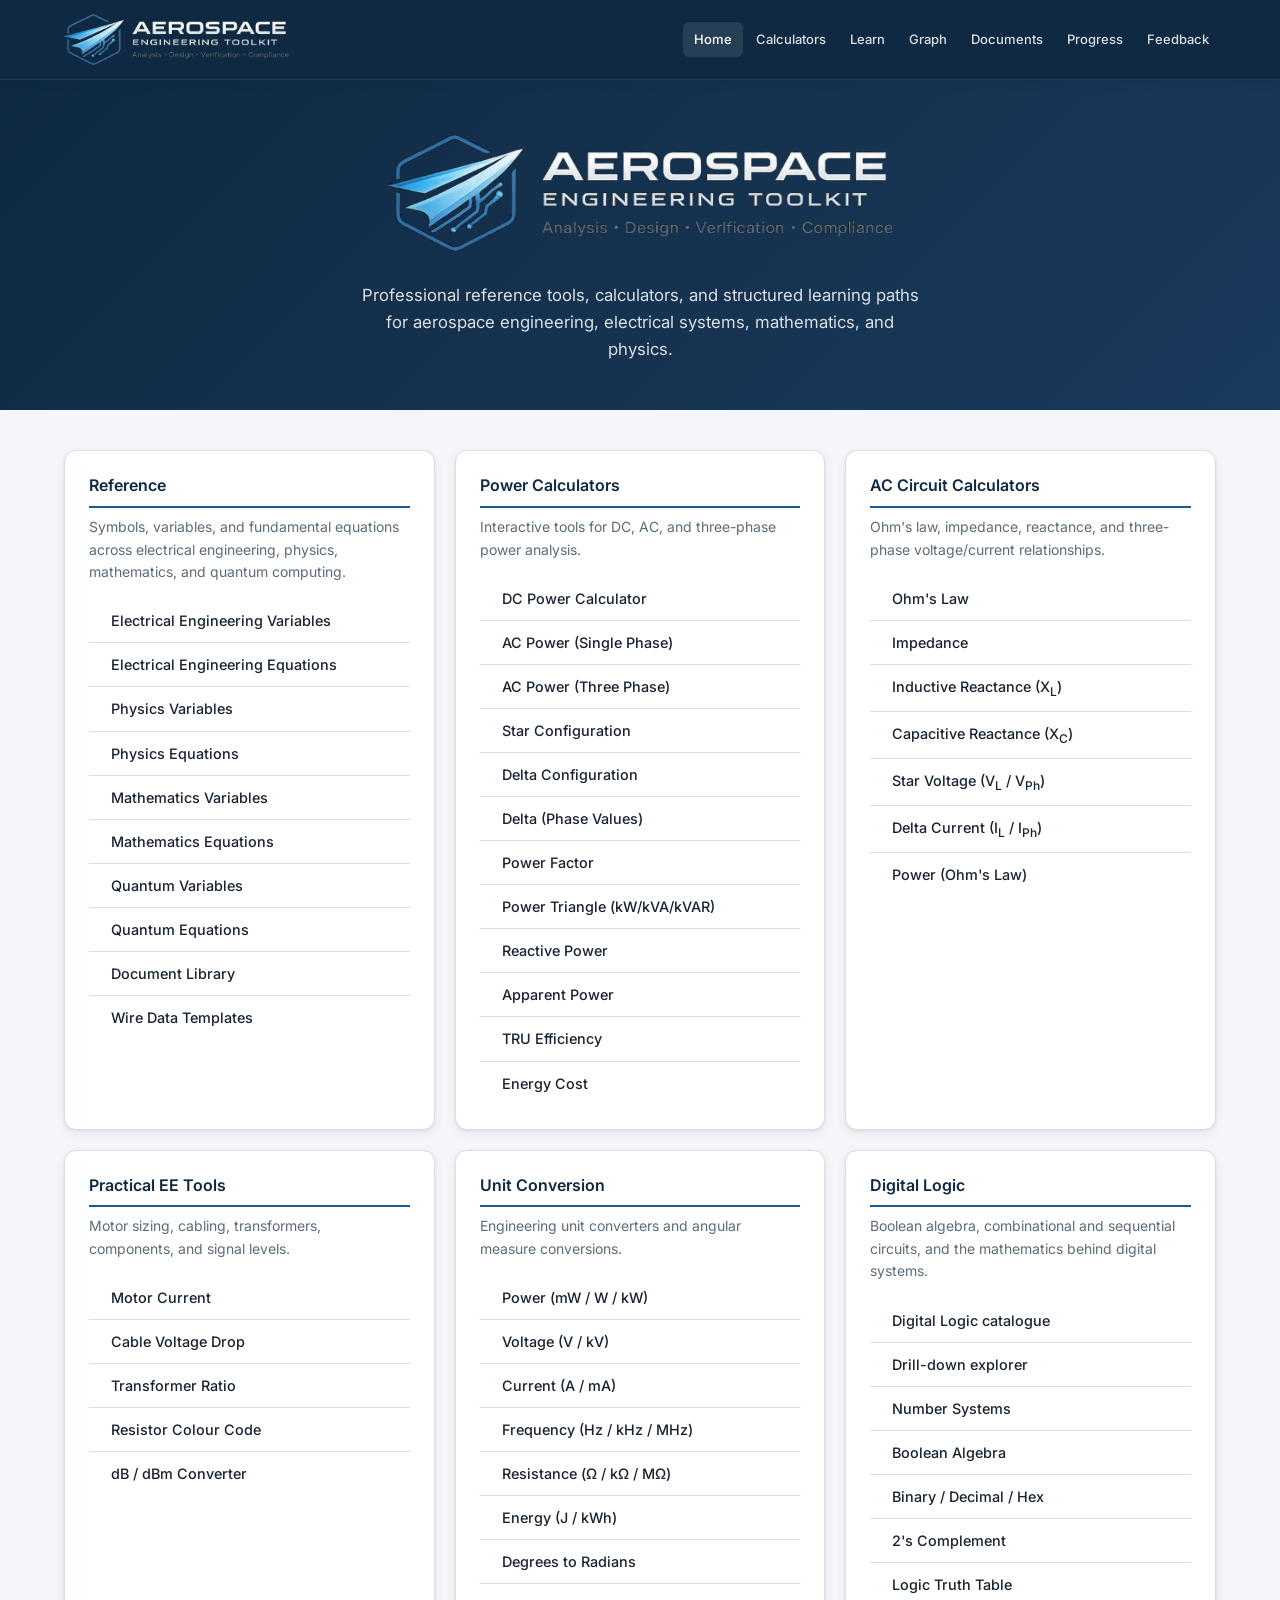
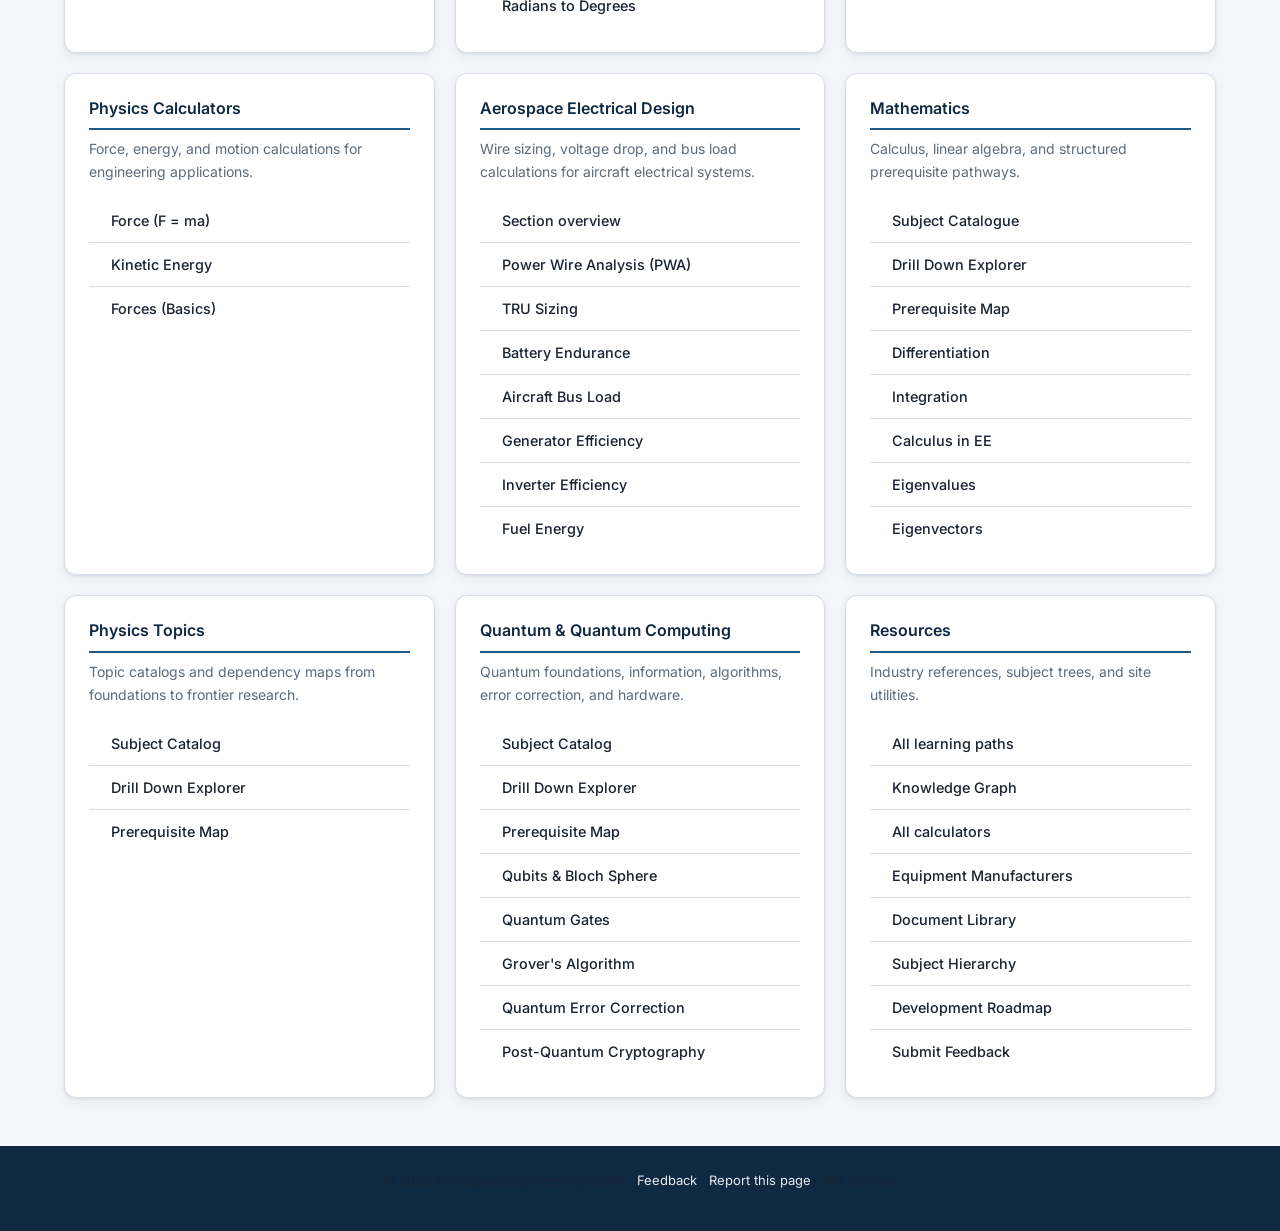
<file: index.html>
<!DOCTYPE html>
<html lang="en">
<head>
    <meta charset="UTF-8">
    <meta name="viewport" content="width=device-width, initial-scale=1.0">
    <title>Aerospace Engineering Toolkit</title>
    <link rel="stylesheet" href="assets/css/corporate.css">
    <script src="assets/js/site-layout.js" defer></script>
</head>
<body>
    <section class="page-hero">
        <img class="page-hero__logo" src="assets/images/aerospace-engineering-toolkit-logo.png" width="601" height="150" alt="Aerospace Engineering Toolkit" />
        <p class="lead">Professional reference tools, calculators, and structured learning paths for aerospace engineering, electrical systems, mathematics, and physics.</p>
    </section>

    <div class="page-container">
        <div class="card-grid">
            <article class="card">
                <h2 class="card__title">Reference</h2>
                <p class="card__desc">Symbols, variables, and fundamental equations across electrical engineering, physics, mathematics, and quantum computing.</p>
                <ul class="link-list">
                    <li><a href="reference/electrical/variables.html">Electrical Engineering Variables</a></li>
                    <li><a href="reference/electrical/equations.html">Electrical Engineering Equations</a></li>
                    <li><a href="reference/physics/variables.html">Physics Variables</a></li>
                    <li><a href="reference/physics/equations.html">Physics Equations</a></li>
                    <li><a href="reference/mathematics/variables.html">Mathematics Variables</a></li>
                    <li><a href="reference/mathematics/equations.html">Mathematics Equations</a></li>
                    <li><a href="reference/quantum/variables.html">Quantum Variables</a></li>
                    <li><a href="reference/quantum/equations.html">Quantum Equations</a></li>
                    <li><a href="reference/documents/index.html">Document Library</a></li>
                    <li><a href="reference/wire-data/index.html">Wire Data Templates</a></li>
                </ul>
            </article>

            <article class="card">
                <h2 class="card__title">Power Calculators</h2>
                <p class="card__desc">Interactive tools for DC, AC, and three-phase power analysis.</p>
                <ul class="link-list">
                    <li><a href="calculators/power/dc-power.html">DC Power Calculator</a></li>
                    <li><a href="calculators/power/ac-single-phase.html">AC Power (Single Phase)</a></li>
                    <li><a href="calculators/power/three-phase.html">AC Power (Three Phase)</a></li>
                    <li><a href="calculators/power/star-three-phase.html">Star Configuration</a></li>
                    <li><a href="calculators/power/delta-three-phase.html">Delta Configuration</a></li>
                    <li><a href="calculators/power/delta-phase-three-phase.html">Delta (Phase Values)</a></li>
                    <li><a href="calculators/power/power-factor.html">Power Factor</a></li>
                    <li><a href="calculators/power/power-triangle.html">Power Triangle (kW/kVA/kVAR)</a></li>
                    <li><a href="calculators/power/reactive-power.html">Reactive Power</a></li>
                    <li><a href="calculators/power/apparent-power.html">Apparent Power</a></li>
                    <li><a href="calculators/power/tru-efficiency.html">TRU Efficiency</a></li>
                    <li><a href="calculators/power/energy-cost.html">Energy Cost</a></li>
                </ul>
            </article>

            <article class="card">
                <h2 class="card__title">AC Circuit Calculators</h2>
                <p class="card__desc">Ohm's law, impedance, reactance, and three-phase voltage/current relationships.</p>
                <ul class="link-list">
                    <li><a href="calculators/ac-circuits/ohms-law.html">Ohm's Law</a></li>
                    <li><a href="calculators/ac-circuits/impedance.html">Impedance</a></li>
                    <li><a href="calculators/ac-circuits/inductive-reactance.html">Inductive Reactance (X<sub>L</sub>)</a></li>
                    <li><a href="calculators/ac-circuits/capacitive-reactance.html">Capacitive Reactance (X<sub>C</sub>)</a></li>
                    <li><a href="calculators/ac-circuits/star-voltage.html">Star Voltage (V<sub>L</sub> / V<sub>Ph</sub>)</a></li>
                    <li><a href="calculators/ac-circuits/delta-current.html">Delta Current (I<sub>L</sub> / I<sub>Ph</sub>)</a></li>
                    <li><a href="calculators/power/power-ohms-law.html">Power (Ohm's Law)</a></li>
                </ul>
            </article>

            <article class="card">
                <h2 class="card__title">Practical EE Tools</h2>
                <p class="card__desc">Motor sizing, cabling, transformers, components, and signal levels.</p>
                <ul class="link-list">
                    <li><a href="calculators/practical/motor-current.html">Motor Current</a></li>
                    <li><a href="calculators/practical/cable-voltage-drop.html">Cable Voltage Drop</a></li>
                    <li><a href="calculators/practical/transformer-ratio.html">Transformer Ratio</a></li>
                    <li><a href="calculators/practical/resistor-color-code.html">Resistor Colour Code</a></li>
                    <li><a href="calculators/practical/db-converter.html">dB / dBm Converter</a></li>
                </ul>
            </article>

            <article class="card">
                <h2 class="card__title">Unit Conversion</h2>
                <p class="card__desc">Engineering unit converters and angular measure conversions.</p>
                <ul class="link-list">
                    <li><a href="calculators/converters/unit-power.html">Power (mW / W / kW)</a></li>
                    <li><a href="calculators/converters/unit-voltage.html">Voltage (V / kV)</a></li>
                    <li><a href="calculators/converters/unit-current.html">Current (A / mA)</a></li>
                    <li><a href="calculators/converters/unit-frequency.html">Frequency (Hz / kHz / MHz)</a></li>
                    <li><a href="calculators/converters/unit-resistance.html">Resistance (Ω / kΩ / MΩ)</a></li>
                    <li><a href="calculators/converters/unit-energy.html">Energy (J / kWh)</a></li>
                    <li><a href="calculators/converters/degrees-to-radians.html">Degrees to Radians</a></li>
                    <li><a href="calculators/converters/radians-to-degrees.html">Radians to Degrees</a></li>
                </ul>
            </article>

            <article class="card">
                <h2 class="card__title">Digital Logic</h2>
                <p class="card__desc">Boolean algebra, combinational and sequential circuits, and the mathematics behind digital systems.</p>
                <ul class="link-list">
                    <li><a href="learn/mathematics/digital-logic/index.html">Digital Logic catalogue</a></li>
                    <li><a href="legacy/digital-logic-drill-down/explorer.html">Drill-down explorer</a></li>
                    <li><a href="learn/mathematics/digital-logic/number-systems.html">Number Systems</a></li>
                    <li><a href="learn/mathematics/digital-logic/boolean-algebra.html">Boolean Algebra</a></li>
                    <li><a href="calculators/converters/binary-decimal-hex.html">Binary / Decimal / Hex</a></li>
                    <li><a href="calculators/converters/twos-complement.html">2's Complement</a></li>
                    <li><a href="calculators/logic/truth-table.html">Logic Truth Table</a></li>
                </ul>
            </article>

            <article class="card">
                <h2 class="card__title">Physics Calculators</h2>
                <p class="card__desc">Force, energy, and motion calculations for engineering applications.</p>
                <ul class="link-list">
                    <li><a href="calculators/practical/force.html">Force (F = ma)</a></li>
                    <li><a href="calculators/practical/kinetic-energy.html">Kinetic Energy</a></li>
                    <li><a href="learn/physics/ks2-ks3/forces-basics.html">Forces (Basics)</a></li>
                </ul>
            </article>

            <article class="card">
                <h2 class="card__title">Aerospace Electrical Design</h2>
                <p class="card__desc">Wire sizing, voltage drop, and bus load calculations for aircraft electrical systems.</p>
                <ul class="link-list">
                    <li><a href="calculators/aerospace-electrical-design/index.html">Section overview</a></li>
                    <li><a href="calculators/aerospace-electrical-design/power-wire-analysis.html">Power Wire Analysis (PWA)</a></li>
                    <li><a href="calculators/aerospace-electrical-design/tru-sizing.html">TRU Sizing</a></li>
                    <li><a href="calculators/aerospace-electrical-design/battery-endurance.html">Battery Endurance</a></li>
                    <li><a href="calculators/practical/aircraft-bus-load.html">Aircraft Bus Load</a></li>
                    <li><a href="calculators/practical/generator-efficiency.html">Generator Efficiency</a></li>
                    <li><a href="calculators/practical/inverter-efficiency.html">Inverter Efficiency</a></li>
                    <li><a href="calculators/practical/fuel-energy.html">Fuel Energy</a></li>
                </ul>
            </article>

            <article class="card">
                <h2 class="card__title">Mathematics</h2>
                <p class="card__desc">Calculus, linear algebra, and structured prerequisite pathways.</p>
                <ul class="link-list">
                    <li><a href="learn/mathematics/index.html">Subject Catalogue</a></li>
                    <li><a href="legacy/math-drill-down/explorer.html">Drill Down Explorer</a></li>
                    <li><a href="maps/math-prereq-map.html">Prerequisite Map</a></li>
                    <li><a href="learn/mathematics/a-level/differentiation.html">Differentiation</a></li>
                    <li><a href="learn/mathematics/a-level/integration.html">Integration</a></li>
                    <li><a href="learn/mathematics/a-level/calculus-electrical-engineering.html">Calculus in EE</a></li>
                    <li><a href="learn/mathematics/undergraduate/eigenvalues-electrical-engineering.html">Eigenvalues</a></li>
                    <li><a href="learn/mathematics/undergraduate/eigenvectors-electrical-engineering.html">Eigenvectors</a></li>
                </ul>
            </article>

            <article class="card">
                <h2 class="card__title">Physics Topics</h2>
                <p class="card__desc">Topic catalogs and dependency maps from foundations to frontier research.</p>
                <ul class="link-list">
                    <li><a href="learn/physics/index.html">Subject Catalog</a></li>
                    <li><a href="legacy/physics-drill-down/explorer.html">Drill Down Explorer</a></li>
                    <li><a href="maps/physics-prereq-map.html">Prerequisite Map</a></li>
                </ul>
            </article>

            <article class="card">
                <h2 class="card__title">Quantum &amp; Quantum Computing</h2>
                <p class="card__desc">Quantum foundations, information, algorithms, error correction, and hardware.</p>
                <ul class="link-list">
                    <li><a href="learn/quantum/index.html">Subject Catalog</a></li>
                    <li><a href="legacy/quantum-drill-down/explorer.html">Drill Down Explorer</a></li>
                    <li><a href="maps/quantum-prereq-map.html">Prerequisite Map</a></li>
                    <li><a href="learn/quantum/topics/qubits-and-bloch-sphere.html">Qubits &amp; Bloch Sphere</a></li>
                    <li><a href="learn/quantum/topics/quantum-gates.html">Quantum Gates</a></li>
                    <li><a href="learn/quantum/topics/grovers-algorithm.html">Grover's Algorithm</a></li>
                    <li><a href="learn/quantum/topics/quantum-error-correction.html">Quantum Error Correction</a></li>
                    <li><a href="learn/quantum/topics/post-quantum-cryptography.html">Post-Quantum Cryptography</a></li>
                </ul>
            </article>

            <article class="card">
                <h2 class="card__title">Resources</h2>
                <p class="card__desc">Industry references, subject trees, and site utilities.</p>
                <ul class="link-list">
                    <li><a href="learn/index.html">All learning paths</a></li>
                    <li><a href="maps/knowledge-graph.html">Knowledge Graph</a></li>
                    <li><a href="calculators/index.html">All calculators</a></li>
                    <li><a href="reference/industry/equipment-manufacturers.html">Equipment Manufacturers</a></li>
                    <li><a href="reference/documents/index.html">Document Library</a></li>
                    <li><a href="meta/tree.html">Subject Hierarchy</a></li>
                    <li><a href="calculators/tools/to-do-list.html">Development Roadmap</a></li>
                    <li><a href="feedback.html">Submit Feedback</a></li>
                </ul>
            </article>
        </div>
    </div>
</body>
</html>
</file>
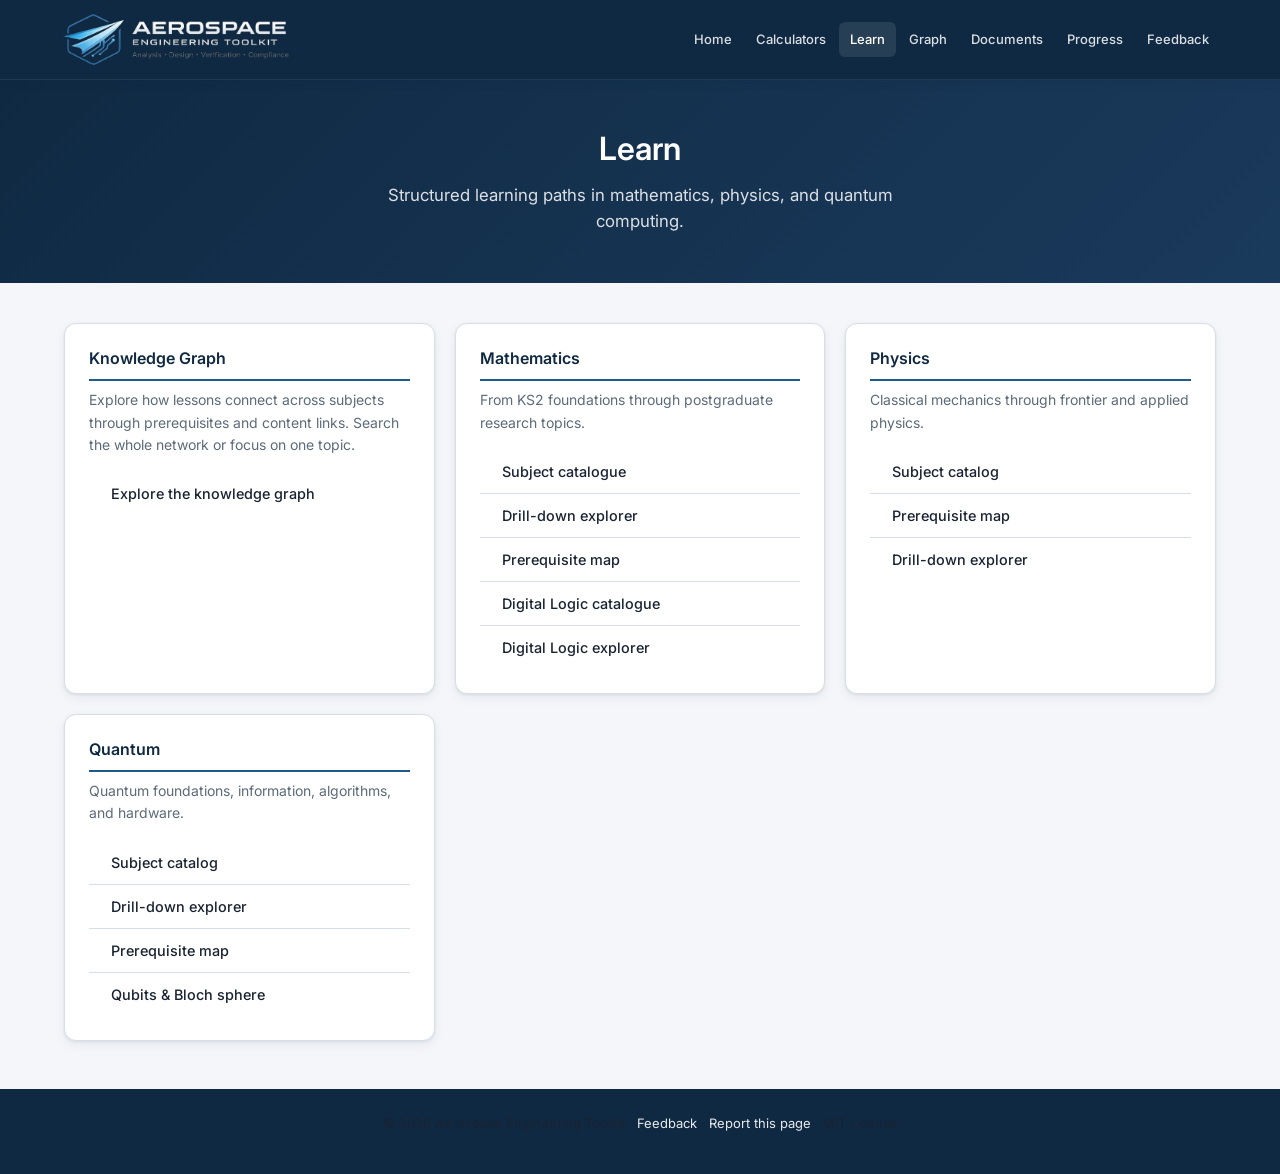
<file: learn/index.html>
<!DOCTYPE html>
<html lang="en">
<head>
  <meta charset="UTF-8" />
  <meta name="viewport" content="width=device-width, initial-scale=1.0" />
  <link rel="stylesheet" href="../assets/css/corporate.css">
  <script src="../assets/js/site-layout.js" defer></script>
  <title>Learn — Engineering Knowledge</title>
</head>
<body>
  <section class="page-hero">
    <h1>Learn</h1>
    <p class="lead">Structured learning paths in mathematics, physics, and quantum computing.</p>
  </section>
  <div class="page-container">
    <div class="card-grid">
      <article class="card">
        <h2 class="card__title">Knowledge Graph</h2>
        <p class="card__desc">Explore how lessons connect across subjects through prerequisites and content links. Search the whole network or focus on one topic.</p>
        <ul class="link-list">
          <li><a href="../maps/knowledge-graph.html">Explore the knowledge graph</a></li>
        </ul>
      </article>
      <article class="card">
        <h2 class="card__title">Mathematics</h2>
        <p class="card__desc">From KS2 foundations through postgraduate research topics.</p>
        <ul class="link-list">
          <li><a href="mathematics/index.html">Subject catalogue</a></li>
          <li><a href="../legacy/math-drill-down/explorer.html">Drill-down explorer</a></li>
          <li><a href="../maps/math-prereq-map.html">Prerequisite map</a></li>
          <li><a href="mathematics/digital-logic/index.html">Digital Logic catalogue</a></li>
          <li><a href="../legacy/digital-logic-drill-down/explorer.html">Digital Logic explorer</a></li>
        </ul>
      </article>
      <article class="card">
        <h2 class="card__title">Physics</h2>
        <p class="card__desc">Classical mechanics through frontier and applied physics.</p>
        <ul class="link-list">
          <li><a href="physics/index.html">Subject catalog</a></li>
          <li><a href="../maps/physics-prereq-map.html">Prerequisite map</a></li>
          <li><a href="../legacy/physics-drill-down/explorer.html">Drill-down explorer</a></li>
        </ul>
      </article>
      <article class="card">
        <h2 class="card__title">Quantum</h2>
        <p class="card__desc">Quantum foundations, information, algorithms, and hardware.</p>
        <ul class="link-list">
          <li><a href="quantum/index.html">Subject catalog</a></li>
          <li><a href="../legacy/quantum-drill-down/explorer.html">Drill-down explorer</a></li>
          <li><a href="../maps/quantum-prereq-map.html">Prerequisite map</a></li>
          <li><a href="quantum/topics/qubits-and-bloch-sphere.html">Qubits &amp; Bloch sphere</a></li>
        </ul>
      </article>
    </div>
  </div>
</body>
</html>
</file>
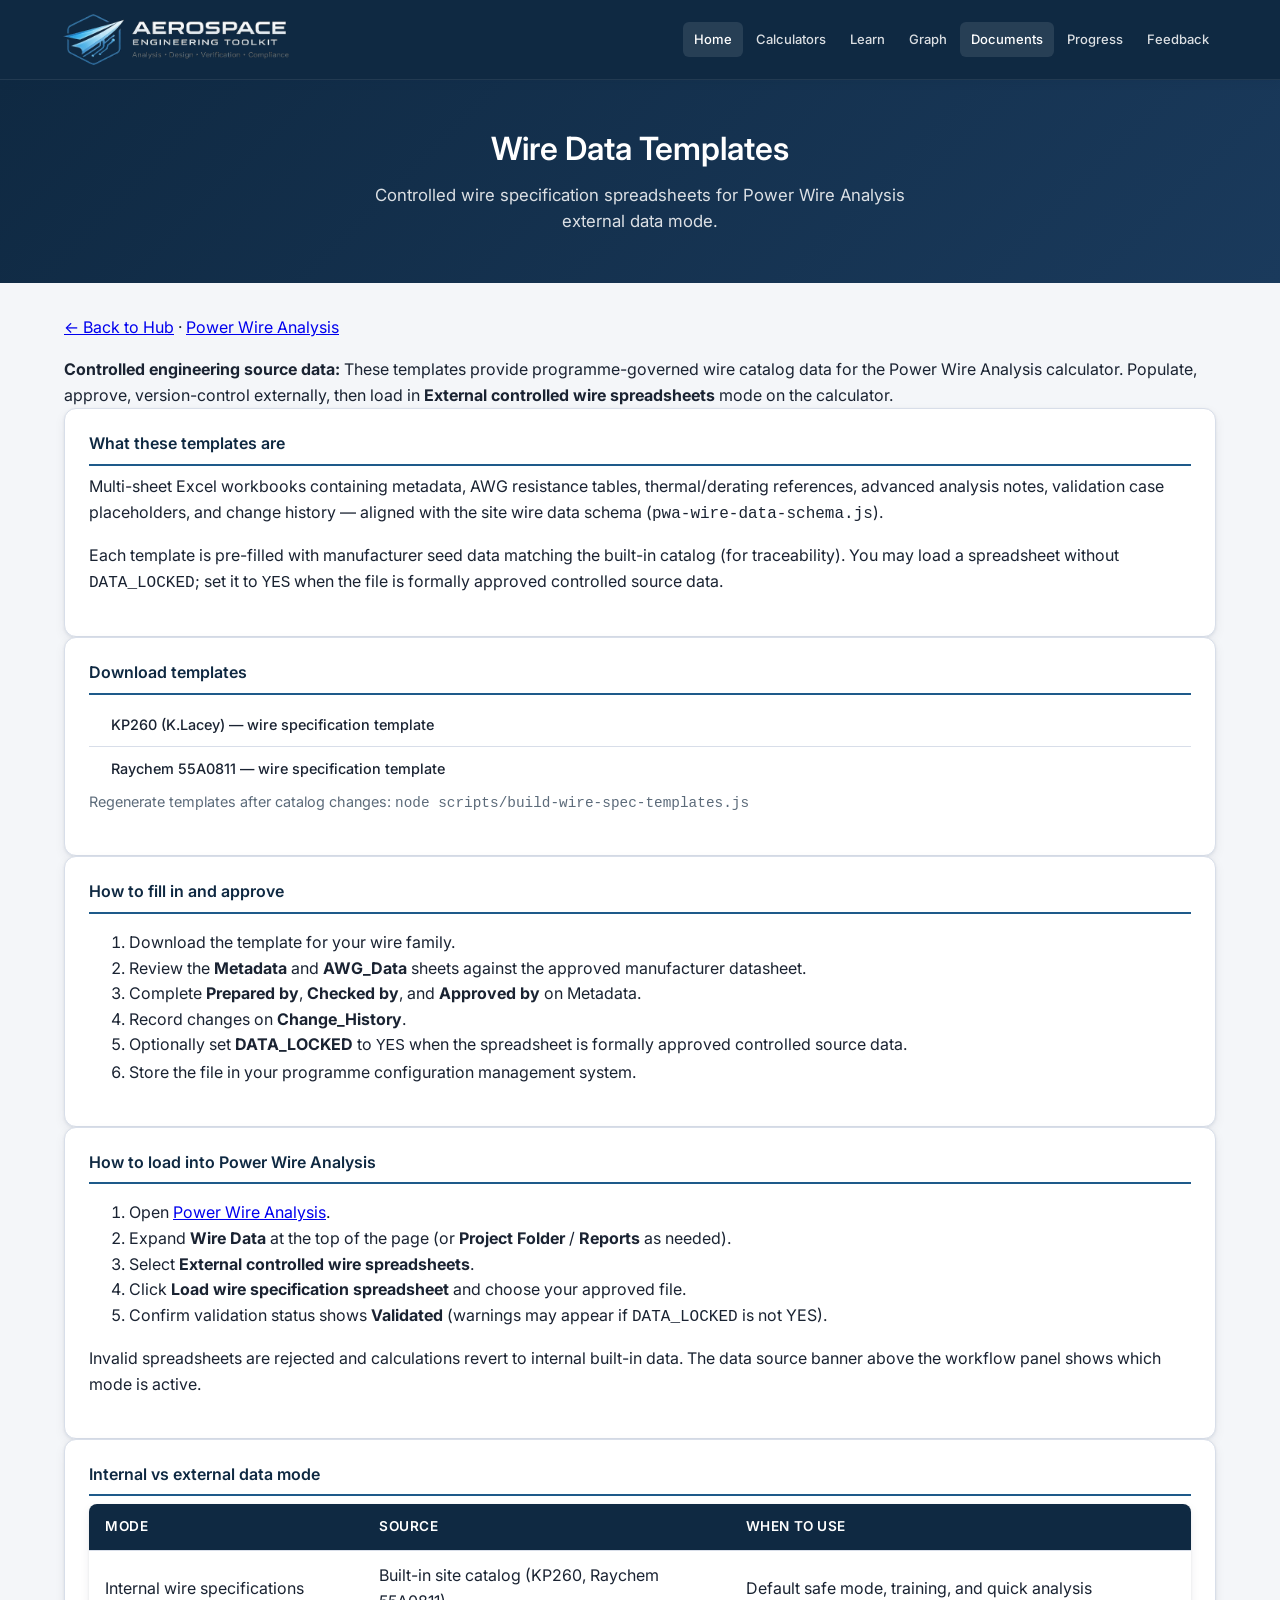
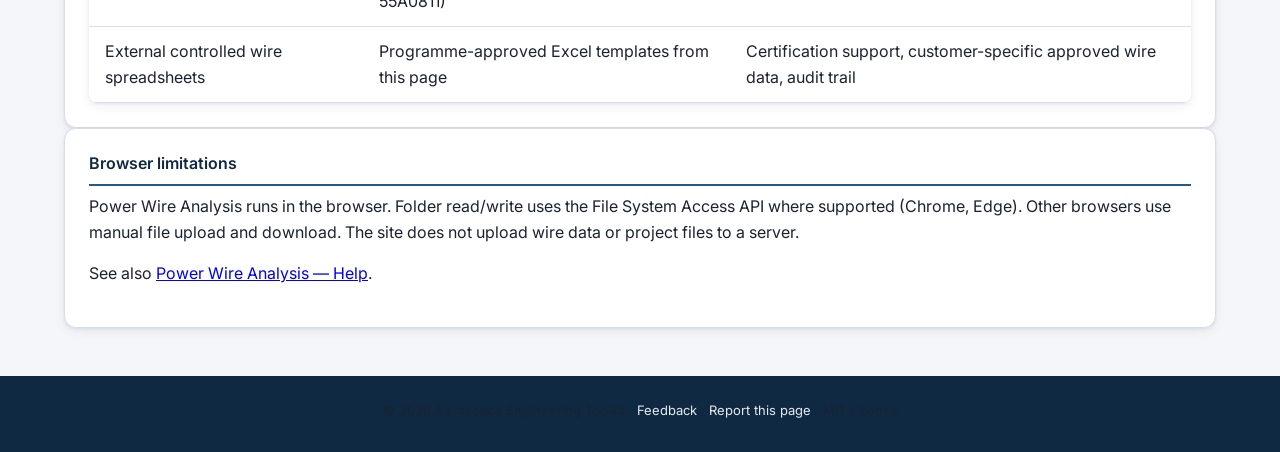
<file: reference/wire-data/index.html>
<!DOCTYPE html>
<html lang="en">
<head>
  <meta charset="UTF-8" />
  <meta name="viewport" content="width=device-width, initial-scale=1.0" />
  <link rel="stylesheet" href="../../assets/css/corporate.css">
  <script src="../../assets/js/site-layout.js" defer></script>
  <title>Wire Data Templates — Engineering Knowledge</title>
</head>
<body>
  <section class="page-hero">
    <h1>Wire Data Templates</h1>
    <p class="lead">Controlled wire specification spreadsheets for Power Wire Analysis external data mode.</p>
  </section>
  <div class="page-container">
    <p class="content-nav"><a href="../../index.html">&larr; Back to Hub</a> · <a href="../../calculators/aerospace-electrical-design/power-wire-analysis.html">Power Wire Analysis</a></p>

    <div class="callout">
      <strong>Controlled engineering source data:</strong> These templates provide programme-governed wire catalog data
      for the Power Wire Analysis calculator. Populate, approve, version-control externally, then load in
      <strong>External controlled wire spreadsheets</strong> mode on the calculator.
    </div>

    <section class="card">
      <h2 class="card__title">What these templates are</h2>
      <p>Multi-sheet Excel workbooks containing metadata, AWG resistance tables, thermal/derating references, advanced analysis notes, validation case placeholders, and change history — aligned with the site wire data schema (<code>pwa-wire-data-schema.js</code>).</p>
      <p>Each template is pre-filled with manufacturer seed data matching the built-in catalog (for traceability). You may load a spreadsheet without <code>DATA_LOCKED</code>; set it to <code>YES</code> when the file is formally approved controlled source data.</p>
    </section>

    <section class="card">
      <h2 class="card__title">Download templates</h2>
      <ul class="link-list">
        <li><a href="templates/wire-spec-kp260-template.xlsx" download>KP260 (K.Lacey) — wire specification template</a></li>
        <li><a href="templates/wire-spec-raychem-55a0811-template.xlsx" download>Raychem 55A0811 — wire specification template</a></li>
      </ul>
      <p class="text-muted">Regenerate templates after catalog changes: <code>node scripts/build-wire-spec-templates.js</code></p>
    </section>

    <section class="card">
      <h2 class="card__title">How to fill in and approve</h2>
      <ol>
        <li>Download the template for your wire family.</li>
        <li>Review the <strong>Metadata</strong> and <strong>AWG_Data</strong> sheets against the approved manufacturer datasheet.</li>
        <li>Complete <strong>Prepared by</strong>, <strong>Checked by</strong>, and <strong>Approved by</strong> on Metadata.</li>
        <li>Record changes on <strong>Change_History</strong>.</li>
        <li>Optionally set <strong>DATA_LOCKED</strong> to <code>YES</code> when the spreadsheet is formally approved controlled source data.</li>
        <li>Store the file in your programme configuration management system.</li>
      </ol>
    </section>

    <section class="card">
      <h2 class="card__title">How to load into Power Wire Analysis</h2>
      <ol>
        <li>Open <a href="../../calculators/aerospace-electrical-design/power-wire-analysis.html">Power Wire Analysis</a>.</li>
        <li>Expand <strong>Wire Data</strong> at the top of the page (or <strong>Project Folder</strong> / <strong>Reports</strong> as needed).</li>
        <li>Select <strong>External controlled wire spreadsheets</strong>.</li>
        <li>Click <strong>Load wire specification spreadsheet</strong> and choose your approved file.</li>
        <li>Confirm validation status shows <strong>Validated</strong> (warnings may appear if <code>DATA_LOCKED</code> is not YES).</li>
      </ol>
      <p>Invalid spreadsheets are rejected and calculations revert to internal built-in data. The data source banner above the workflow panel shows which mode is active.</p>
    </section>

    <section class="card">
      <h2 class="card__title">Internal vs external data mode</h2>
      <table class="data-table">
        <thead>
          <tr>
            <th scope="col">Mode</th>
            <th scope="col">Source</th>
            <th scope="col">When to use</th>
          </tr>
        </thead>
        <tbody>
          <tr>
            <td>Internal wire specifications</td>
            <td>Built-in site catalog (KP260, Raychem 55A0811)</td>
            <td>Default safe mode, training, and quick analysis</td>
          </tr>
          <tr>
            <td>External controlled wire spreadsheets</td>
            <td>Programme-approved Excel templates from this page</td>
            <td>Certification support, customer-specific approved wire data, audit trail</td>
          </tr>
        </tbody>
      </table>
    </section>

    <section class="card">
      <h2 class="card__title">Browser limitations</h2>
      <p>Power Wire Analysis runs in the browser. Folder read/write uses the File System Access API where supported (Chrome, Edge). Other browsers use manual file upload and download. The site does not upload wire data or project files to a server.</p>
      <p>See also <a href="../../calculators/aerospace-electrical-design/power-wire-analysis-help.html">Power Wire Analysis — Help</a>.</p>
    </section>
  </div>
</body>
</html>
</file>
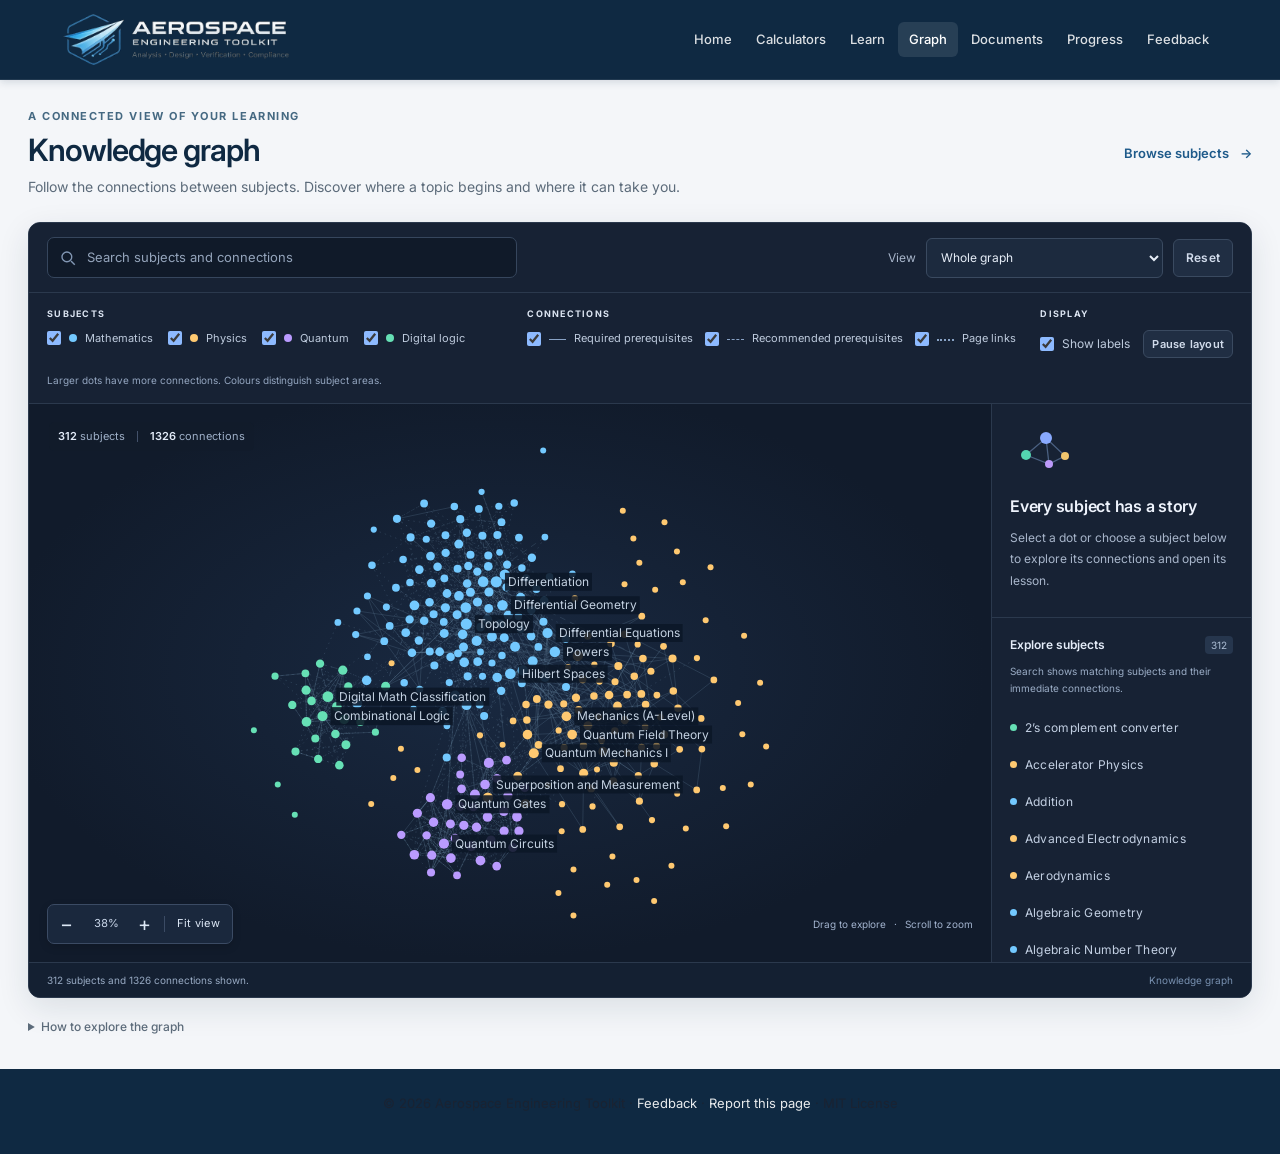
<file: maps/knowledge-graph.html>
<!DOCTYPE html>
<html lang="en">
<head>
  <meta charset="UTF-8">
  <meta name="viewport" content="width=device-width, initial-scale=1.0">
  <meta name="description" content="Explore the connections between engineering, mathematics, physics and quantum topics in an interactive knowledge graph.">
  <title>Knowledge Graph | Aerospace Engineering Toolkit</title>
  <link rel="stylesheet" href="../assets/css/corporate.css">
  <link rel="stylesheet" href="../assets/css/knowledge-graph.css">
  <script src="../assets/js/site-layout.js" defer></script>
  <script src="../assets/js/knowledge-graph-model.js" defer></script>
  <script src="../assets/js/knowledge-graph.js" defer></script>
</head>
<body class="knowledge-graph-page">
  <div class="kg-page">
    <header class="kg-intro">
      <div>
        <p class="kg-eyebrow">A connected view of your learning</p>
        <h1>Knowledge graph</h1>
        <p>Follow the connections between subjects. Discover where a topic begins and where it can take you.</p>
      </div>
      <a class="kg-catalog-link" href="../learn/index.html">Browse subjects <span aria-hidden="true">&rarr;</span></a>
    </header>

    <section class="kg-workspace" aria-label="Interactive knowledge graph">
      <div class="kg-toolbar">
        <div class="kg-search-group">
          <label class="kg-sr-only" for="graph-search">Search subjects</label>
          <div class="kg-search-field">
            <svg viewBox="0 0 24 24" fill="none" stroke="currentColor" stroke-width="1.8" aria-hidden="true"><circle cx="10.5" cy="10.5" r="6.5"></circle><path d="m16 16 5 5"></path></svg>
            <input id="graph-search" type="search" placeholder="Search subjects and connections" autocomplete="off" aria-describedby="graph-search-help">
          </div>
        </div>
        <div class="kg-toolbar-actions">
          <label class="kg-mode-label" for="graph-mode">View</label>
          <select id="graph-mode">
            <option value="all">Whole graph</option>
            <option value="focus">Selected subject + connections</option>
          </select>
          <button id="graph-reset" type="button" class="kg-button kg-button--quiet">Reset</button>
        </div>
      </div>

      <div class="kg-workbench">
        <aside class="kg-filters" aria-label="Graph filters">
          <fieldset class="kg-filter-group">
            <legend>Subjects</legend>
            <div id="graph-category-filters" class="kg-checkboxes"></div>
          </fieldset>
          <fieldset class="kg-filter-group">
            <legend>Connections</legend>
            <div id="graph-link-filters" class="kg-checkboxes kg-link-filters">
              <label><input type="checkbox" name="graph-link-type" value="required" checked><span class="kg-line kg-line--required" aria-hidden="true"></span><span>Required prerequisites</span></label>
              <label><input type="checkbox" name="graph-link-type" value="recommended" checked><span class="kg-line kg-line--recommended" aria-hidden="true"></span><span>Recommended prerequisites</span></label>
              <label><input type="checkbox" name="graph-link-type" value="reference" checked><span class="kg-line kg-line--reference" aria-hidden="true"></span><span>Page links</span></label>
            </div>
          </fieldset>
          <fieldset class="kg-filter-group kg-display-filters">
            <legend>Display</legend>
            <label class="kg-check"><input id="graph-labels" type="checkbox" checked> Show labels</label>
            <button id="graph-pause" type="button" class="kg-button kg-button--quiet" aria-pressed="false">Pause layout</button>
          </fieldset>
          <p class="kg-filter-note">Larger dots have more connections. Colours distinguish subject areas.</p>
        </aside>

        <div id="graph-stage" class="kg-stage">
          <canvas id="graph-canvas" tabindex="0" role="img" aria-label="Interactive subject connections graph. Use the subject list to select a topic." aria-describedby="graph-canvas-help">Explore the same subjects with the subject list beside the graph.</canvas>

          <div class="kg-graph-summary" aria-label="Visible graph totals">
            <span><strong id="graph-node-count">0</strong> subjects</span>
            <span class="kg-summary-separator" aria-hidden="true"></span>
            <span><strong id="graph-edge-count">0</strong> connections</span>
          </div>

          <div id="graph-loading" class="kg-overlay" role="status">
            <span class="kg-loading-symbol" aria-hidden="true"></span>
            <strong>Connecting your subjects&hellip;</strong>
            <span>Preparing the knowledge graph.</span>
          </div>
          <div id="graph-empty" class="kg-overlay" hidden>
            <span class="kg-empty-symbol" aria-hidden="true">&#9678;</span>
            <strong>No subjects in this view</strong>
            <span>Try another search or adjust the filters.</span>
          </div>
          <div id="graph-error" class="kg-overlay" role="alert" hidden>
            <strong>The graph could not be loaded</strong>
            <p>Try loading it again, or continue exploring the subject catalog.</p>
            <div class="kg-overlay-actions">
              <button id="graph-retry" type="button" class="kg-button kg-button--primary">Try again</button>
              <a href="../learn/index.html" class="kg-button kg-button--quiet">Browse subjects</a>
            </div>
          </div>

          <div id="graph-tooltip" class="kg-tooltip" hidden></div>
          <div class="kg-stage-bottom">
            <div class="kg-zoom" aria-label="Graph zoom controls">
              <button id="graph-zoom-out" type="button" aria-label="Zoom out" title="Zoom out">&minus;</button>
              <output id="graph-zoom-value" aria-label="Zoom level" aria-live="off">100%</output>
              <button id="graph-zoom-in" type="button" aria-label="Zoom in" title="Zoom in">+</button>
              <span class="kg-zoom-separator" aria-hidden="true"></span>
              <button id="graph-fit" type="button" class="kg-fit-button" title="Fit the graph in view">Fit view</button>
            </div>
            <p class="kg-canvas-hint" aria-hidden="true">Drag to explore <span>&middot;</span> Scroll to zoom</p>
          </div>
        </div>

        <aside class="kg-details" aria-label="Subject details and list">
          <section class="kg-selection-section" aria-label="Selected subject">
            <div id="graph-selection-placeholder" class="kg-selection-placeholder">
              <svg viewBox="0 0 64 48" fill="none" aria-hidden="true"><path d="m13 29 20-17 19 18M13 29l23 9 16-8M33 12l3 26" stroke="currentColor" stroke-width="1.3"></path><circle cx="13" cy="29" r="5" fill="#54d5b0"></circle><circle cx="33" cy="12" r="6" fill="#89aaff"></circle><circle cx="52" cy="30" r="4" fill="#f2c66d"></circle><circle cx="36" cy="38" r="4" fill="#bd9af9"></circle></svg>
              <h2>Every subject has a story</h2>
              <p>Select a dot or choose a subject below to explore its connections and open its lesson.</p>
            </div>
            <div id="graph-selection" hidden>
              <div class="kg-selection-heading">
                <p class="kg-panel-eyebrow">Selected subject</p>
                <button id="graph-clear-selection" type="button" class="kg-icon-button" aria-label="Clear selected subject" title="Clear selection">&times;</button>
              </div>
              <h2 id="graph-selection-title"></h2>
              <p id="graph-selection-meta" class="kg-selection-meta"></p>
              <p id="graph-selection-description" class="kg-selection-description"></p>
              <div class="kg-selection-actions">
                <a id="graph-selection-open" class="kg-button kg-button--primary" href="../learn/index.html">Open subject <span aria-hidden="true">&rarr;</span></a>
                <button id="graph-focus-selected" type="button" class="kg-button kg-button--quiet">Focus on connections</button>
              </div>
              <h3 class="kg-neighbors-title">Connected subjects</h3>
              <ul id="graph-selection-connections" class="kg-subject-list kg-connections-list"></ul>
            </div>
          </section>

          <section class="kg-browse" aria-labelledby="graph-list-heading">
            <div class="kg-browse-heading">
              <h2 id="graph-list-heading">Explore subjects</h2>
              <span id="graph-list-count" class="kg-count">0</span>
            </div>
            <p id="graph-search-help" class="kg-search-help">Search shows matching subjects and their immediate connections.</p>
            <ul id="graph-subject-list" class="kg-subject-list"></ul>
          </section>
        </aside>
      </div>

      <div class="kg-statusbar">
        <p id="graph-status" role="status" aria-live="polite" aria-atomic="true">Loading subjects&hellip;</p>
        <span class="kg-status-label">Knowledge graph</span>
      </div>
    </section>

    <details class="kg-help">
      <summary>How to explore the graph</summary>
      <div>
        <p>Each dot is a subject; each line is an existing relationship. Select a subject to see its prerequisites, related pages and connections. Use the focused view to explore its immediate neighbourhood.</p>
        <p>Prerequisites come from the existing learning maps; the quantum map also includes suggested study order. Page links are references within teaching content. The selected subject panel shows the direction of each relationship.</p>
        <p id="graph-canvas-help">Drag the background to pan, drag a dot to move it, and scroll to zoom. With the graph focused, use the arrow keys to pan, + and &minus; to zoom, Enter to open the selected subject and Escape to clear the selection. You can also use the buttons in the subject list.</p>
      </div>
    </details>
    <noscript><p class="kg-noscript">JavaScript is needed for the interactive graph. You can still <a href="../learn/index.html">browse all subjects</a> or use the existing prerequisite maps.</p></noscript>
  </div>
</body>
</html>
</file>
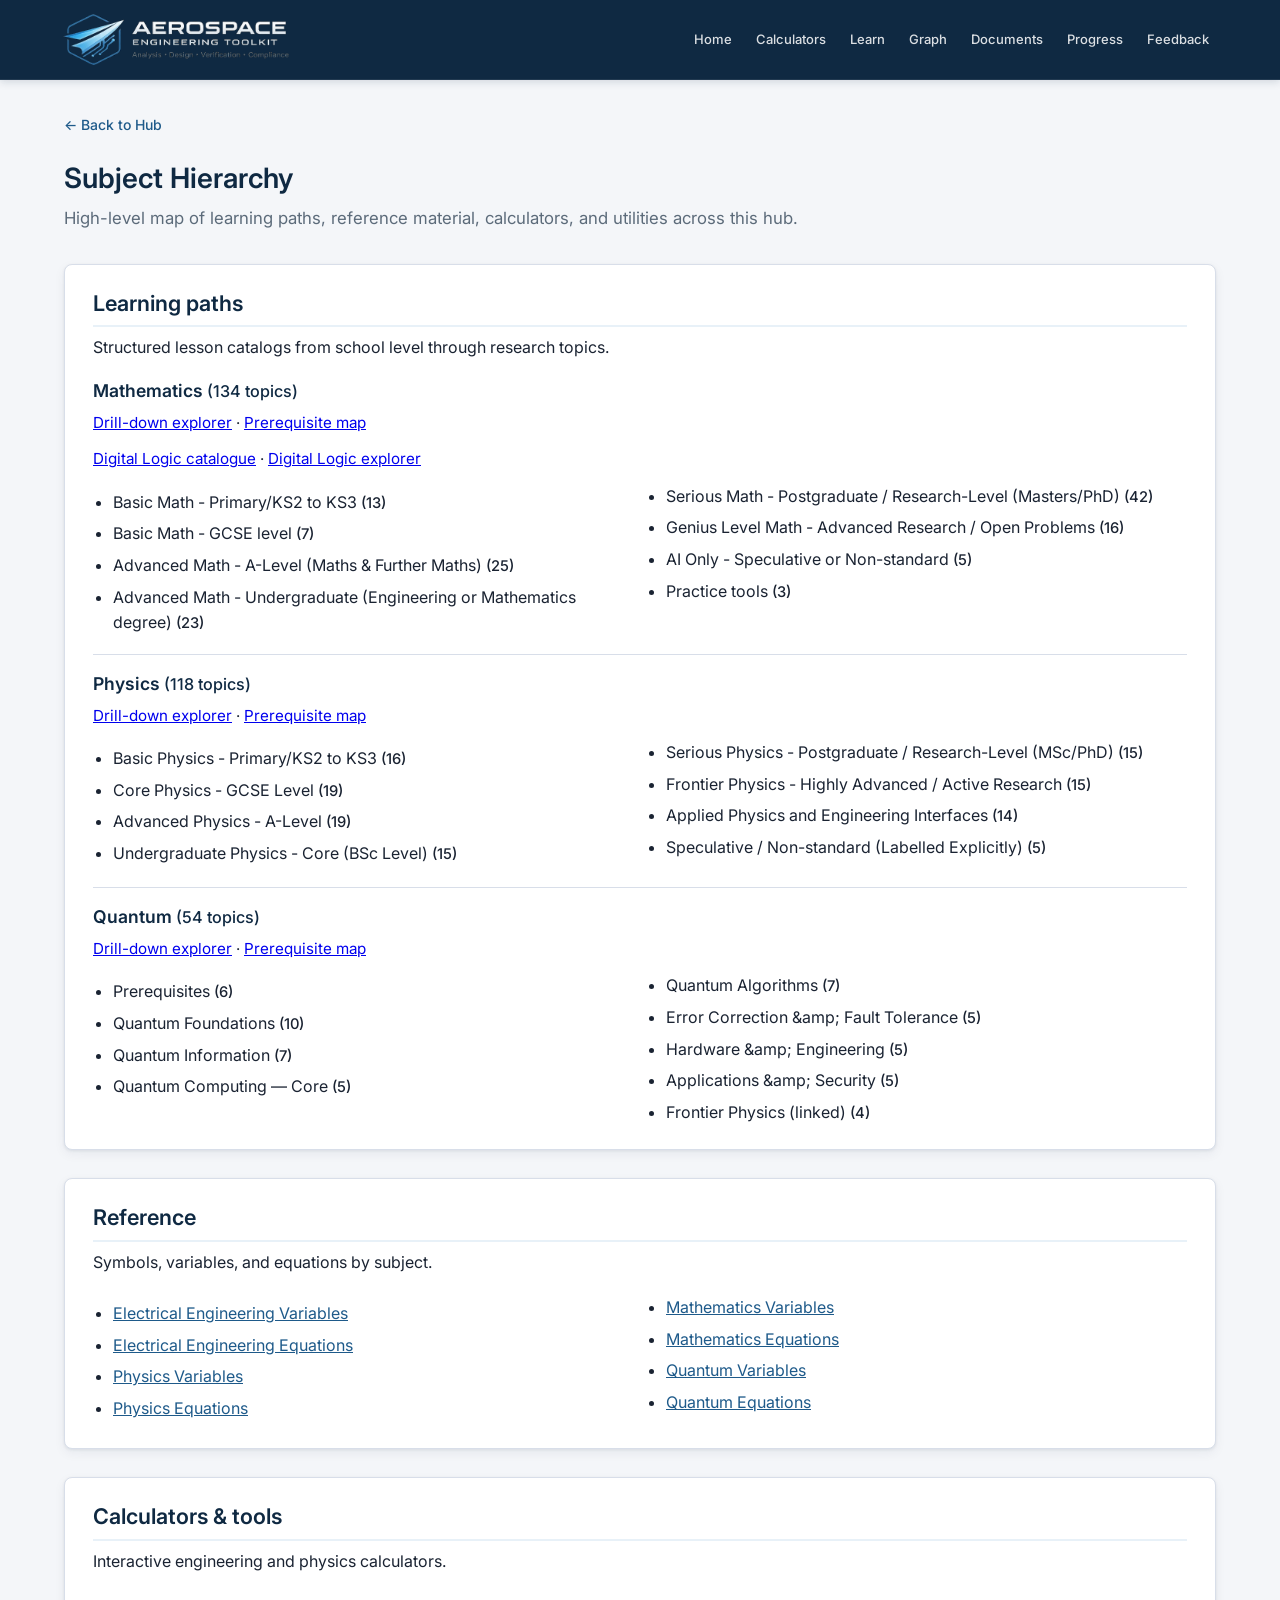
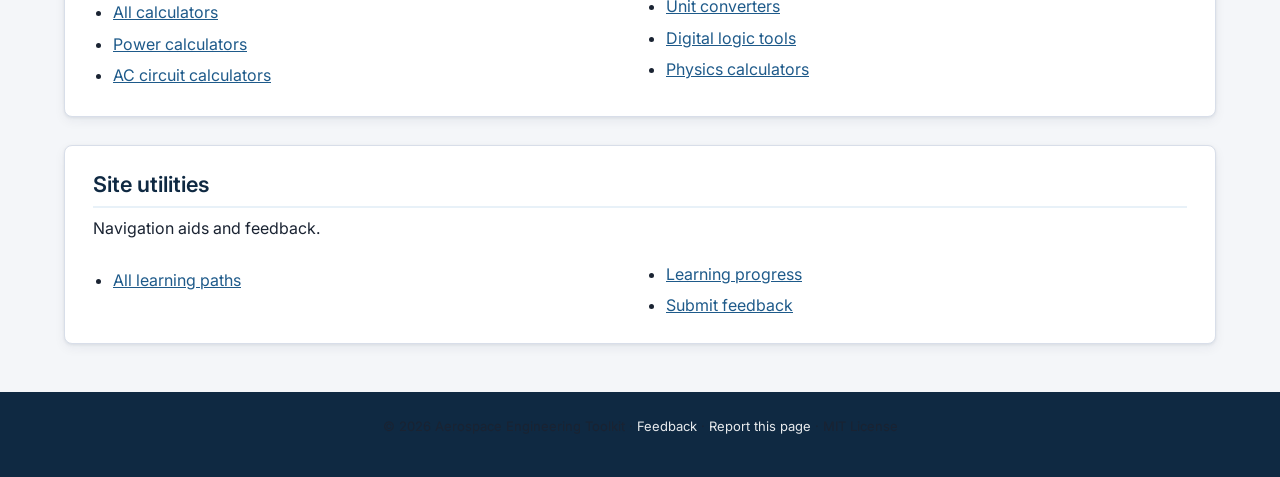
<file: meta/tree.html>
<!DOCTYPE html>
<html lang="en">
<head>
    <meta charset="UTF-8">
    <meta name="viewport" content="width=device-width, initial-scale=1.0">
    <link rel="stylesheet" href="../assets/css/corporate.css">
    <script src="../assets/js/site-layout.js" defer></script>
    <title>Subject Hierarchy | Engineering Knowledge</title>
</head>
<body>
    <div class="page-container">
        <a href="../index.html" class="back-link">&larr; Back to Hub</a>

        <h1>Subject Hierarchy</h1>
        <p class="lead">High-level map of learning paths, reference material, calculators, and utilities across this hub.</p>

        <div class="subject-tree">
      <section class="subject-tree__branch">
        <h2><a href="../learn/index.html">Learning paths</a></h2>
        <p class="subject-tree__desc">Structured lesson catalogs from school level through research topics.</p>
        <article class="subject-tree__subject">
          <h3><a href="../learn/mathematics/index.html">Mathematics</a> <span class="subject-tree__count">(134 topics)</span></h3>
          <p class="subject-tree__links">
            <a href="../legacy/math-drill-down/explorer.html">Drill-down explorer</a> · <a href="../maps/math-prereq-map.html">Prerequisite map</a>
          </p>
          <p class="subject-tree__links">
            <a href="../learn/mathematics/digital-logic/index.html">Digital Logic catalogue</a> · <a href="../legacy/digital-logic-drill-down/explorer.html">Digital Logic explorer</a>
          </p>
          <ul class="subject-tree__sections">
            <li>Basic Math - Primary/KS2 to KS3 <span class="subject-tree__count">(13)</span></li>
            <li>Basic Math - GCSE level <span class="subject-tree__count">(7)</span></li>
            <li>Advanced Math - A-Level (Maths &amp; Further Maths) <span class="subject-tree__count">(25)</span></li>
            <li>Advanced Math - Undergraduate (Engineering or Mathematics degree) <span class="subject-tree__count">(23)</span></li>
            <li>Serious Math - Postgraduate / Research-Level (Masters/PhD) <span class="subject-tree__count">(42)</span></li>
            <li>Genius Level Math - Advanced Research / Open Problems <span class="subject-tree__count">(16)</span></li>
            <li>AI Only - Speculative or Non-standard <span class="subject-tree__count">(5)</span></li>
            <li>Practice tools <span class="subject-tree__count">(3)</span></li>
          </ul>
        </article>
        <article class="subject-tree__subject">
          <h3><a href="../learn/physics/index.html">Physics</a> <span class="subject-tree__count">(118 topics)</span></h3>
          <p class="subject-tree__links">
            <a href="../legacy/physics-drill-down/explorer.html">Drill-down explorer</a> · <a href="../maps/physics-prereq-map.html">Prerequisite map</a>
          </p>
          <ul class="subject-tree__sections">
            <li>Basic Physics - Primary/KS2 to KS3 <span class="subject-tree__count">(16)</span></li>
            <li>Core Physics - GCSE Level <span class="subject-tree__count">(19)</span></li>
            <li>Advanced Physics - A-Level <span class="subject-tree__count">(19)</span></li>
            <li>Undergraduate Physics - Core (BSc Level) <span class="subject-tree__count">(15)</span></li>
            <li>Serious Physics - Postgraduate / Research-Level (MSc/PhD) <span class="subject-tree__count">(15)</span></li>
            <li>Frontier Physics - Highly Advanced / Active Research <span class="subject-tree__count">(15)</span></li>
            <li>Applied Physics and Engineering Interfaces <span class="subject-tree__count">(14)</span></li>
            <li>Speculative / Non-standard (Labelled Explicitly) <span class="subject-tree__count">(5)</span></li>
          </ul>
        </article>
        <article class="subject-tree__subject">
          <h3><a href="../learn/quantum/index.html">Quantum</a> <span class="subject-tree__count">(54 topics)</span></h3>
          <p class="subject-tree__links">
            <a href="../legacy/quantum-drill-down/explorer.html">Drill-down explorer</a> · <a href="../maps/quantum-prereq-map.html">Prerequisite map</a>
          </p>
          <ul class="subject-tree__sections">
            <li>Prerequisites <span class="subject-tree__count">(6)</span></li>
            <li>Quantum Foundations <span class="subject-tree__count">(10)</span></li>
            <li>Quantum Information <span class="subject-tree__count">(7)</span></li>
            <li>Quantum Computing — Core <span class="subject-tree__count">(5)</span></li>
            <li>Quantum Algorithms <span class="subject-tree__count">(7)</span></li>
            <li>Error Correction &amp;amp; Fault Tolerance <span class="subject-tree__count">(5)</span></li>
            <li>Hardware &amp;amp; Engineering <span class="subject-tree__count">(5)</span></li>
            <li>Applications &amp;amp; Security <span class="subject-tree__count">(5)</span></li>
            <li>Frontier Physics (linked) <span class="subject-tree__count">(4)</span></li>
          </ul>
        </article>
      </section>
      <section class="subject-tree__branch">
        <h2>Reference</h2>
        <p class="subject-tree__desc">Symbols, variables, and equations by subject.</p>
        <ul class="subject-tree__sections">
          <li><a href="../reference/electrical/variables.html">Electrical Engineering Variables</a></li>
          <li><a href="../reference/electrical/equations.html">Electrical Engineering Equations</a></li>
          <li><a href="../reference/physics/variables.html">Physics Variables</a></li>
          <li><a href="../reference/physics/equations.html">Physics Equations</a></li>
          <li><a href="../reference/mathematics/variables.html">Mathematics Variables</a></li>
          <li><a href="../reference/mathematics/equations.html">Mathematics Equations</a></li>
          <li><a href="../reference/quantum/variables.html">Quantum Variables</a></li>
          <li><a href="../reference/quantum/equations.html">Quantum Equations</a></li>
        </ul>
      </section>
      <section class="subject-tree__branch">
        <h2>Calculators &amp; tools</h2>
        <p class="subject-tree__desc">Interactive engineering and physics calculators.</p>
        <ul class="subject-tree__sections">
          <li><a href="../calculators/index.html">All calculators</a></li>
          <li><a href="../calculators/power/dc-power.html">Power calculators</a></li>
          <li><a href="../calculators/ac-circuits/impedance.html">AC circuit calculators</a></li>
          <li><a href="../calculators/converters/unit-power.html">Unit converters</a></li>
          <li><a href="../calculators/logic/truth-table.html">Digital logic tools</a></li>
          <li><a href="../calculators/practical/force.html">Physics calculators</a></li>
        </ul>
      </section>
      <section class="subject-tree__branch">
        <h2>Site utilities</h2>
        <p class="subject-tree__desc">Navigation aids and feedback.</p>
        <ul class="subject-tree__sections">
          <li><a href="../learn/index.html">All learning paths</a></li>
          <li><a href="../progress.html">Learning progress</a></li>
          <li><a href="../feedback.html">Submit feedback</a></li>
        </ul>
      </section>
        </div>
    </div>
</body>
</html>
</file>
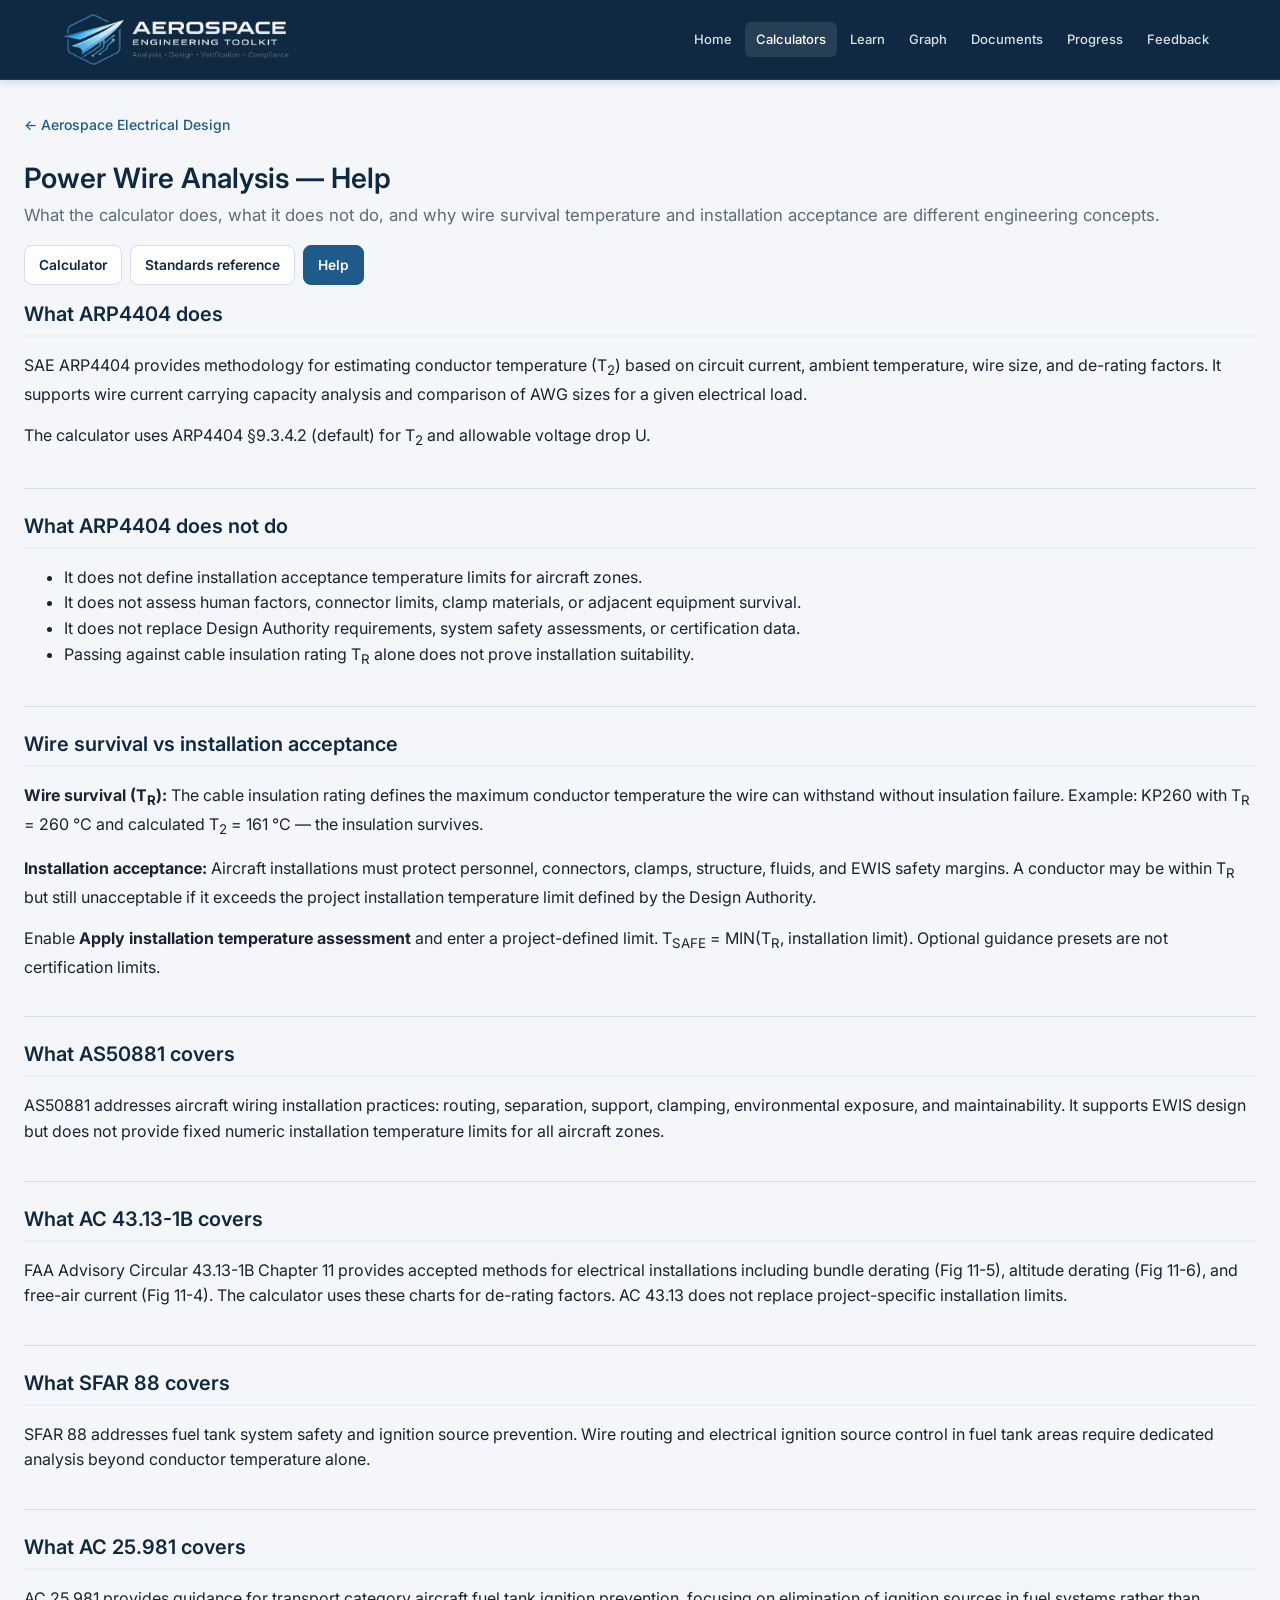
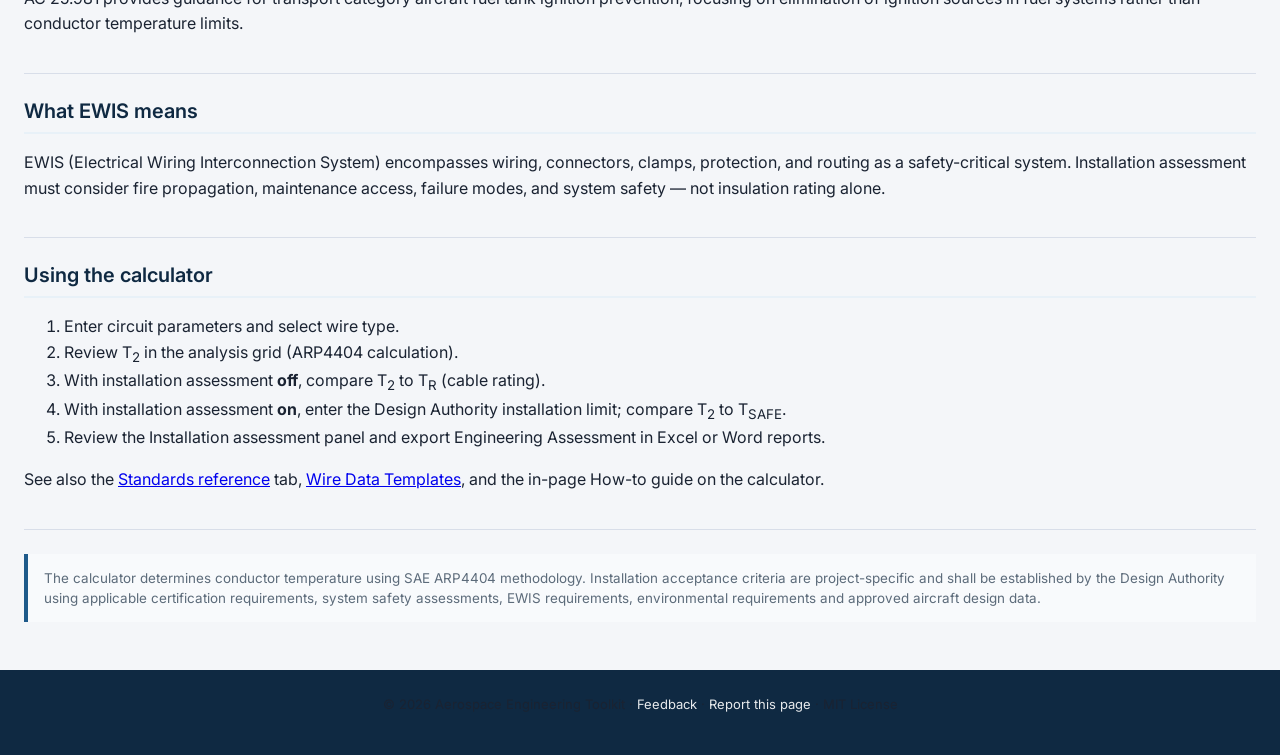
<file: calculators/aerospace-electrical-design/power-wire-analysis-help.html>
<!DOCTYPE html>
<html lang="en">
<head>
  <meta charset="UTF-8">
  <meta name="viewport" content="width=device-width, initial-scale=1.0">
  <link rel="stylesheet" href="../../assets/css/corporate.css?v=2.0.0">
  <script src="../../assets/js/site-layout.js" defer></script>
  <title>Help | Power Wire Analysis</title>
</head>
<body class="pwa-grid-page pwa-help-page">
  <div class="page-container page-container--wide">
    <a href="index.html" class="back-link">&larr; Aerospace Electrical Design</a>

    <h1>Power Wire Analysis — Help</h1>
    <p class="lead pwa-page-lead">
      What the calculator does, what it does not do, and why wire survival temperature and installation acceptance are different engineering concepts.
    </p>

    <nav class="pwa-subnav" aria-label="Power Wire Analysis">
      <a href="power-wire-analysis.html" class="pwa-subnav__link">Calculator</a>
      <a href="power-wire-analysis-standards.html" class="pwa-subnav__link">Standards reference</a>
      <a href="power-wire-analysis-help.html" class="pwa-subnav__link pwa-subnav__link--active" aria-current="page">Help</a>
    </nav>

    <section class="pwa-help-block">
      <h2>What ARP4404 does</h2>
      <p>
        SAE ARP4404 provides methodology for estimating conductor temperature (T<sub>2</sub>) based on circuit current,
        ambient temperature, wire size, and de-rating factors. It supports wire current carrying capacity analysis
        and comparison of AWG sizes for a given electrical load.
      </p>
      <p>The calculator uses ARP4404 §9.3.4.2 (default) for T<sub>2</sub> and allowable voltage drop U.</p>
    </section>

    <section class="pwa-help-block">
      <h2>What ARP4404 does not do</h2>
      <ul>
        <li>It does not define installation acceptance temperature limits for aircraft zones.</li>
        <li>It does not assess human factors, connector limits, clamp materials, or adjacent equipment survival.</li>
        <li>It does not replace Design Authority requirements, system safety assessments, or certification data.</li>
        <li>Passing against cable insulation rating T<sub>R</sub> alone does not prove installation suitability.</li>
      </ul>
    </section>

    <section class="pwa-help-block">
      <h2>Wire survival vs installation acceptance</h2>
      <p>
        <strong>Wire survival (T<sub>R</sub>):</strong> The cable insulation rating defines the maximum conductor
        temperature the wire can withstand without insulation failure. Example: KP260 with T<sub>R</sub> = 260&nbsp;&deg;C
        and calculated T<sub>2</sub> = 161&nbsp;&deg;C — the insulation survives.
      </p>
      <p>
        <strong>Installation acceptance:</strong> Aircraft installations must protect personnel, connectors, clamps,
        structure, fluids, and EWIS safety margins. A conductor may be within T<sub>R</sub> but still unacceptable
        if it exceeds the project installation temperature limit defined by the Design Authority.
      </p>
      <p>
        Enable <strong>Apply installation temperature assessment</strong> and enter a project-defined limit.
        T<sub>SAFE</sub> = MIN(T<sub>R</sub>, installation limit). Optional guidance presets are not certification limits.
      </p>
    </section>

    <section class="pwa-help-block">
      <h2>What AS50881 covers</h2>
      <p>
        AS50881 addresses aircraft wiring installation practices: routing, separation, support, clamping,
        environmental exposure, and maintainability. It supports EWIS design but does not provide fixed numeric
        installation temperature limits for all aircraft zones.
      </p>
    </section>

    <section class="pwa-help-block">
      <h2>What AC 43.13-1B covers</h2>
      <p>
        FAA Advisory Circular 43.13-1B Chapter 11 provides accepted methods for electrical installations including
        bundle derating (Fig 11-5), altitude derating (Fig 11-6), and free-air current (Fig 11-4). The calculator
        uses these charts for de-rating factors. AC 43.13 does not replace project-specific installation limits.
      </p>
    </section>

    <section class="pwa-help-block">
      <h2>What SFAR 88 covers</h2>
      <p>
        SFAR 88 addresses fuel tank system safety and ignition source prevention. Wire routing and electrical
        ignition source control in fuel tank areas require dedicated analysis beyond conductor temperature alone.
      </p>
    </section>

    <section class="pwa-help-block">
      <h2>What AC 25.981 covers</h2>
      <p>
        AC 25.981 provides guidance for transport category aircraft fuel tank ignition prevention, focusing on
        elimination of ignition sources in fuel systems rather than conductor temperature limits.
      </p>
    </section>

    <section class="pwa-help-block">
      <h2>What EWIS means</h2>
      <p>
        EWIS (Electrical Wiring Interconnection System) encompasses wiring, connectors, clamps, protection,
        and routing as a safety-critical system. Installation assessment must consider fire propagation,
        maintenance access, failure modes, and system safety — not insulation rating alone.
      </p>
    </section>

    <section class="pwa-help-block">
      <h2>Using the calculator</h2>
      <ol>
        <li>Enter circuit parameters and select wire type.</li>
        <li>Review T<sub>2</sub> in the analysis grid (ARP4404 calculation).</li>
        <li>With installation assessment <strong>off</strong>, compare T<sub>2</sub> to T<sub>R</sub> (cable rating).</li>
        <li>With installation assessment <strong>on</strong>, enter the Design Authority installation limit; compare T<sub>2</sub> to T<sub>SAFE</sub>.</li>
        <li>Review the Installation assessment panel and export Engineering Assessment in Excel or Word reports.</li>
      </ol>
      <p>See also the <a href="power-wire-analysis-standards.html">Standards reference</a> tab, <a href="../../reference/wire-data/index.html">Wire Data Templates</a>, and the in-page How-to guide on the calculator.</p>
    </section>

    <p class="pwa-global-disclaimer">
      The calculator determines conductor temperature using SAE ARP4404 methodology.
      Installation acceptance criteria are project-specific and shall be established by the Design Authority
      using applicable certification requirements, system safety assessments, EWIS requirements,
      environmental requirements and approved aircraft design data.
    </p>
  </div>
</body>
</html>
</file>
<file: assets/css/corporate.css>
/* Aerospace Engineering Toolkit — Corporate Design System */

@import url('https://fonts.googleapis.com/css2?family=Inter:wght@400;500;600;700&display=swap');

:root {
  --corp-navy: #0f2942;
  --corp-navy-light: #1a3a5c;
  --corp-accent: #1e5a8a;
  --corp-accent-hover: #164770;
  --corp-accent-muted: #e8f1f8;
  --corp-bg: #f4f6f9;
  --corp-surface: #ffffff;
  --corp-text: #1a2332;
  --corp-text-muted: #5c6b7a;
  --corp-border: #d8dee9;
  --corp-shadow: 0 1px 3px rgba(15, 41, 66, 0.08), 0 4px 12px rgba(15, 41, 66, 0.06);
  --corp-shadow-lg: 0 4px 6px rgba(15, 41, 66, 0.06), 0 12px 28px rgba(15, 41, 66, 0.1);
  --corp-radius: 8px;
  --corp-radius-lg: 12px;
  --corp-header-height: 80px;
  --corp-max-width: 1200px;
  --corp-font: 'Inter', -apple-system, BlinkMacSystemFont, 'Segoe UI', sans-serif;
}

*, *::before, *::after {
  box-sizing: border-box;
}

html {
  scroll-behavior: smooth;
}

body {
  margin: 0;
  font-family: var(--corp-font);
  font-size: 16px;
  line-height: 1.6;
  color: var(--corp-text);
  background: var(--corp-bg);
  min-height: 100vh;
  display: flex;
  flex-direction: column;
}

body.has-site-chrome {
  padding-top: var(--corp-header-height);
}

/* ── Site chrome (injected by site-layout.js) ── */

.site-header {
  position: fixed;
  top: 0;
  left: 0;
  right: 0;
  z-index: 1000;
  height: var(--corp-header-height);
  background: var(--corp-navy);
  border-bottom: 1px solid rgba(255, 255, 255, 0.08);
  box-shadow: 0 2px 8px rgba(15, 41, 66, 0.15);
}

.site-header__inner {
  max-width: var(--corp-max-width);
  margin: 0 auto;
  padding: 0 20px;
  height: 100%;
  display: flex;
  align-items: center;
  justify-content: space-between;
  gap: 16px;
}

.site-brand {
  display: flex;
  align-items: center;
  text-decoration: none;
  color: #fff;
  flex-shrink: 0;
  min-width: 0;
}

.site-brand__logo {
  display: block;
  width: auto;
  height: auto;
  max-height: 58px;
  max-width: min(360px, 52vw);
}

.site-brand__logo--compact {
  display: none;
  max-height: 44px;
  max-width: 64px;
}

.site-brand__mark {
  width: 36px;
  height: 36px;
  background: linear-gradient(135deg, var(--corp-accent) 0%, #2d7ab8 100%);
  border-radius: 6px;
  display: flex;
  align-items: center;
  justify-content: center;
  font-weight: 700;
  font-size: 14px;
  letter-spacing: -0.5px;
}

.site-brand__text {
  display: flex;
  flex-direction: column;
  line-height: 1.2;
}

.site-brand__name {
  font-weight: 600;
  font-size: 15px;
  letter-spacing: 0.02em;
}

.site-brand__tagline {
  font-size: 11px;
  font-weight: 400;
  opacity: 0.75;
  letter-spacing: 0.04em;
  text-transform: uppercase;
}

.site-nav {
  display: flex;
  align-items: center;
  gap: 2px;
  flex-wrap: nowrap;
  justify-content: flex-end;
  flex-shrink: 1;
  min-width: 0;
}

.site-nav a {
  color: rgba(255, 255, 255, 0.85);
  text-decoration: none;
  font-size: 13px;
  font-weight: 500;
  padding: 7px 11px;
  border-radius: 6px;
  transition: background 0.15s, color 0.15s;
  white-space: nowrap;
}

.site-nav a:hover,
.site-nav a.active {
  background: rgba(255, 255, 255, 0.1);
  color: #fff;
}

@media (max-width: 1080px) {
  .site-brand__logo--full {
    max-height: 50px;
    max-width: min(300px, 48vw);
  }

  .site-nav a {
    padding: 7px 9px;
    font-size: 12px;
  }
}

@media (max-width: 520px) {
  .site-brand__logo--full {
    display: none;
  }

  .site-brand__logo--compact {
    display: block;
  }
}

.site-footer {
  margin-top: auto;
  background: var(--corp-navy);
  color: rgba(255, 255, 255, 0.7);
  padding: 24px;
  font-size: 13px;
  text-align: center;
}

.site-footer a {
  color: rgba(255, 255, 255, 0.9);
  text-decoration: none;
}

.site-footer a:hover {
  text-decoration: underline;
}

.site-footer__inner {
  max-width: var(--corp-max-width);
  margin: 0 auto;
}

/* ── Main content area ── */

.site-main {
  flex: 1;
  width: 100%;
}

.page-container {
  max-width: var(--corp-max-width);
  margin: 0 auto;
  padding: 32px 24px 48px;
}

.page-container--narrow {
  max-width: 640px;
}

.page-container--calculator {
  max-width: 480px;
  width: 100%;
}

/* ── Typography ── */

h1, h2, h3, h4 {
  color: var(--corp-navy);
  font-weight: 600;
  line-height: 1.3;
  margin-top: 0;
}

h1 {
  font-size: 1.75rem;
  margin-bottom: 0.5rem;
}

h2 {
  font-size: 1.25rem;
  margin-bottom: 1rem;
  padding-bottom: 0.5rem;
  border-bottom: 2px solid var(--corp-accent-muted);
}

h3 {
  font-size: 1.1rem;
}

p {
  margin: 0 0 1rem;
  color: var(--corp-text);
}

.lead {
  font-size: 1.05rem;
  color: var(--corp-text-muted);
  margin-bottom: 2rem;
}

.text-muted {
  color: var(--corp-text-muted);
  font-size: 0.9rem;
}

.text-center {
  text-align: center;
}

/* ── Hero (hub / landing sections) ── */

.page-hero {
  background: linear-gradient(135deg, var(--corp-navy) 0%, var(--corp-navy-light) 100%);
  color: #fff;
  padding: 48px 24px;
  text-align: center;
}

.page-hero__logo {
  display: block;
  width: min(100%, 520px);
  height: auto;
  max-height: 130px;
  margin: 0 auto 24px;
}

.page-hero h1 {
  color: #fff;
  font-size: 2rem;
  margin-bottom: 0.75rem;
  border: none;
  padding: 0;
}

.page-hero .lead {
  color: rgba(255, 255, 255, 0.85);
  max-width: 560px;
  margin: 0 auto;
}

/* ── Cards & grids ── */

.card-grid {
  display: grid;
  grid-template-columns: repeat(auto-fill, minmax(280px, 1fr));
  gap: 20px;
  margin-top: 8px;
}

.card {
  background: var(--corp-surface);
  border: 1px solid var(--corp-border);
  border-radius: var(--corp-radius-lg);
  box-shadow: var(--corp-shadow);
  padding: 24px;
  transition: box-shadow 0.2s, border-color 0.2s;
}

.card:hover {
  box-shadow: var(--corp-shadow-lg);
  border-color: rgba(30, 90, 138, 0.25);
}

.card__title {
  font-size: 1rem;
  font-weight: 600;
  color: var(--corp-navy);
  margin: 0 0 8px;
  padding-bottom: 10px;
  border-bottom: 2px solid var(--corp-accent);
}

.card__desc {
  font-size: 0.875rem;
  color: var(--corp-text-muted);
  margin-bottom: 16px;
}

.link-list {
  list-style: none;
  padding: 0;
  margin: 0;
}

.link-list li {
  margin: 0;
  border-bottom: 1px solid var(--corp-border);
}

.link-list li:last-child {
  border-bottom: none;
}

.link-list a {
  display: block;
  padding: 10px 4px;
  color: var(--corp-text);
  text-decoration: none;
  font-size: 0.9rem;
  font-weight: 500;
  transition: color 0.15s, padding-left 0.15s;
}

.link-list a:hover {
  color: var(--corp-accent);
  padding-left: 8px;
}

.link-list a::before {
  content: '→ ';
  opacity: 0;
  transition: opacity 0.15s;
  color: var(--corp-accent);
}

.link-list a:hover::before {
  opacity: 1;
}

/* Hub link buttons (legacy index style, upgraded) */

.hub-links {
  list-style: none;
  padding: 0;
  margin: 0;
  display: grid;
  gap: 10px;
}

.hub-links a {
  display: block;
  padding: 14px 20px;
  background: var(--corp-surface);
  border: 1px solid var(--corp-border);
  border-radius: var(--corp-radius);
  color: var(--corp-navy);
  text-decoration: none;
  font-weight: 500;
  font-size: 0.95rem;
  transition: all 0.15s;
  box-shadow: var(--corp-shadow);
}

.hub-links a:hover {
  background: var(--corp-accent-muted);
  border-color: var(--corp-accent);
  color: var(--corp-accent-hover);
}

/* ── Calculator pages ── */

.calculator-page .calculator-panel {
  background: var(--corp-surface);
  border: 1px solid var(--corp-border);
  border-radius: var(--corp-radius-lg);
  box-shadow: var(--corp-shadow);
  padding: clamp(20px, 4vw, 32px) clamp(16px, 3vw, 28px);
  text-align: center;
}

.calculator-page .calculator-panel h1 {
  font-size: clamp(1.25rem, 4vw, 1.6rem);
  margin-bottom: 0.35rem;
}

.calculator-page .calc-lead {
  font-size: clamp(0.85rem, 2.5vw, 0.95rem);
  color: var(--corp-text-muted);
  margin: 0 0 1.25rem;
}

.calculator-page .calculator-panel h2 {
  font-size: clamp(0.95rem, 3vw, 1.1rem);
  margin-top: 1.5rem;
}

.calculator-page .math-container {
  font-size: clamp(1rem, 3vw, 1.15rem);
  margin: 16px auto;
  padding: 14px 12px;
  background: var(--corp-accent-muted);
  border-radius: var(--corp-radius);
  overflow-x: auto;
  -webkit-overflow-scrolling: touch;
  max-width: 100%;
}

.calculator-page .input-container {
  display: grid;
  grid-template-columns: minmax(0, 1.35fr) minmax(120px, 1fr) minmax(50px, 72px);
  gap: 12px 10px;
  align-items: center;
  width: 100%;
  max-width: 440px;
  margin: 0 auto 20px;
}

.calculator-page .input-container label {
  font-size: clamp(0.78rem, 2.4vw, 0.9rem);
  font-weight: 500;
  text-align: right;
  color: var(--corp-text);
  line-height: 1.3;
  min-width: 0;
}

.calculator-page .input-container input,
.calculator-page .input-container select {
  width: 100%;
  min-width: 0;
  min-height: 44px;
  padding: 10px 12px;
  font-size: 16px;
  font-family: var(--corp-font);
  border: 1px solid var(--corp-border);
  border-radius: var(--corp-radius);
  color: var(--corp-text);
  background: var(--corp-surface);
  text-align: right;
  box-sizing: border-box;
  transition: border-color 0.15s, box-shadow 0.15s;
}

.calculator-page .input-container select {
  grid-column: 2 / 4;
  text-align: left;
  padding-right: 32px;
}

.calculator-page .input-container select + .unit {
  display: none;
}

.calculator-page .unit {
  font-size: clamp(0.72rem, 2.2vw, 0.88rem);
  text-align: left;
  color: var(--corp-text-muted);
  white-space: nowrap;
  line-height: 1.2;
}

.calculator-page .btn--block {
  display: block;
  width: 100%;
  max-width: 440px;
  min-height: 48px;
  margin: 8px auto 0;
}

.calculator-page .calc-help-btn {
  display: inline-flex;
  align-items: center;
  justify-content: center;
  gap: 6px;
  margin: 12px auto 20px;
  padding: 10px 18px;
  min-height: 44px;
  font-size: 0.9rem;
  font-weight: 500;
  font-family: var(--corp-font);
  color: var(--corp-accent);
  background: var(--corp-accent-muted);
  border: 1px solid rgba(30, 90, 138, 0.25);
  border-radius: var(--corp-radius);
  cursor: pointer;
  transition: background 0.15s, border-color 0.15s;
}

.calculator-page .calc-help-btn:hover {
  background: #d4e4f0;
  border-color: var(--corp-accent);
}

.calculator-page .calc-help-btn::before {
  content: "?";
  display: inline-flex;
  align-items: center;
  justify-content: center;
  width: 20px;
  height: 20px;
  border-radius: 50%;
  background: var(--corp-accent);
  color: #fff;
  font-size: 0.8rem;
  font-weight: 700;
  line-height: 1;
}

/* Calculator reference block (collapsible formula) */

.calculator-page .calc-reference {
  width: 100%;
  max-width: 440px;
  margin: 0 auto 20px;
  text-align: left;
}

.calculator-page .calc-reference__toggle {
  display: flex;
  align-items: center;
  justify-content: center;
  gap: 6px;
  list-style: none;
  cursor: pointer;
  font-size: 0.9rem;
  font-weight: 500;
  font-family: var(--corp-font);
  color: var(--corp-accent);
  padding: 10px 16px;
  min-height: 44px;
  background: var(--corp-surface);
  border: 1px solid rgba(30, 90, 138, 0.25);
  border-radius: var(--corp-radius);
  transition: background 0.15s, border-color 0.15s;
}

.calculator-page .calc-reference__toggle::-webkit-details-marker {
  display: none;
}

.calculator-page .calc-reference__toggle::before {
  content: "▸";
  font-size: 0.75rem;
  transition: transform 0.15s;
}

.calculator-page .calc-reference[open] .calc-reference__toggle::before {
  transform: rotate(90deg);
}

.calculator-page .calc-reference__toggle:hover {
  background: var(--corp-accent-muted);
  border-color: var(--corp-accent);
}

.calculator-page .calc-reference__toggle-show,
.calculator-page .calc-reference__toggle-hide {
  display: inline;
}

.calculator-page .calc-reference[open] .calc-reference__toggle-show {
  display: none;
}

.calculator-page .calc-reference:not([open]) .calc-reference__toggle-hide {
  display: none;
}

.calculator-page .calc-reference__panel {
  margin-top: 10px;
  padding: 16px;
  background: var(--corp-accent-muted);
  border: 1px solid var(--corp-border);
  border-left: 4px solid var(--corp-accent);
  border-radius: var(--corp-radius);
}

.calculator-page .calc-reference__summary {
  margin: 0 0 12px;
  font-size: 0.92rem;
  line-height: 1.55;
  color: var(--corp-text);
}

.calculator-page .calc-reference__panel .math-container {
  margin: 0 0 12px;
  background: var(--corp-surface);
  overflow-x: visible;
  text-align: center;
  font-size: clamp(0.75rem, 2vw, 0.85rem);
  padding: 16px 18px;
}

.calculator-page .calc-reference__panel .math-container .MathJax_Display {
  margin: 0.25em 0;
  text-align: center;
  max-width: 100%;
}

.calculator-page .calc-reference__panel .math-container .MathJax {
  max-width: 100%;
}

.calculator-page .calc-reference__formula-text {
  margin: 0 0 12px;
  padding: 12px;
  font-size: 0.95rem;
  line-height: 1.5;
  text-align: center;
  background: var(--corp-surface);
  border-radius: var(--corp-radius);
  color: var(--corp-navy);
}

.calculator-page .calc-reference__legend {
  list-style: none;
  margin: 0 auto;
  padding: 0;
  max-width: 340px;
}

.calculator-page .calc-reference__legend-item {
  display: flex;
  align-items: baseline;
  gap: 6px;
  padding: 5px 0;
  font-size: 0.9rem;
  line-height: 1.5;
  border-bottom: 1px solid rgba(30, 90, 138, 0.08);
}

.calculator-page .calc-reference__legend-item:last-child {
  border-bottom: none;
  padding-bottom: 0;
}

.calculator-page .calc-reference__sym {
  flex: 0 0 3.5em;
  display: flex;
  align-items: center;
  justify-content: center;
  text-align: center;
  color: var(--corp-navy);
}

.calculator-page .calc-reference__sym .MathJax {
  font-size: 100% !important;
  margin: 0 auto !important;
  text-align: center !important;
}

.calculator-page .calc-reference__desc {
  flex: 1;
  color: var(--corp-text-muted);
}

.calculator-page .calc-docs {
  margin: 0 0 16px;
  border: 1px solid var(--corp-border);
  border-radius: var(--corp-radius);
  background: var(--corp-surface);
}

.calculator-page .calc-docs__toggle {
  list-style: none;
  cursor: pointer;
  padding: 12px 16px;
  font-size: 0.92rem;
  font-weight: 600;
  color: var(--corp-navy);
  user-select: none;
}

.calculator-page .calc-docs__toggle::-webkit-details-marker {
  display: none;
}

.calculator-page .calc-docs__toggle::before {
  content: "▸ ";
  display: inline-block;
  transition: transform 0.15s ease;
}

.calculator-page .calc-docs[open] .calc-docs__toggle::before {
  transform: rotate(90deg);
}

.calculator-page .calc-docs__toggle-show,
.calculator-page .calc-docs__toggle-hide {
  display: inline;
}

.calculator-page .calc-docs[open] .calc-docs__toggle-show {
  display: none;
}

.calculator-page .calc-docs:not([open]) .calc-docs__toggle-hide {
  display: none;
}

.calculator-page .calc-docs__panel {
  padding: 0 16px 14px;
  border-top: 1px solid var(--corp-border);
}

.calculator-page .calc-docs__list {
  list-style: none;
  margin: 12px 0 0;
  padding: 0;
}

.calculator-page .calc-docs__item {
  padding: 10px 0;
  border-bottom: 1px solid var(--corp-border);
}

.calculator-page .calc-docs__item:last-child {
  border-bottom: none;
}

.calculator-page .calc-docs__item a {
  font-weight: 600;
  color: var(--corp-accent);
  text-decoration: none;
}

.calculator-page .calc-docs__item a:hover {
  text-decoration: underline;
}

.calculator-page .calc-docs__note {
  display: block;
  margin-top: 4px;
  font-size: 0.85rem;
  color: var(--corp-text-muted);
}

.calculator-page .calc-docs__library {
  margin: 12px 0 0;
  font-size: 0.88rem;
}

.calculator-page .calc-docs__library a {
  color: var(--corp-text-muted);
}

.documents-toolbar {
  display: flex;
  flex-wrap: wrap;
  gap: 10px;
  align-items: center;
  margin-top: 24px;
  margin-bottom: 8px;
  padding: 16px;
  background: var(--corp-surface);
  border: 1px solid var(--corp-border);
  border-radius: var(--corp-radius-lg);
}

.documents-search {
  flex: 1 1 220px;
  min-width: 180px;
  padding: 10px 12px;
  border: 1px solid var(--corp-border);
  border-radius: var(--corp-radius);
  font-size: 0.95rem;
}

.documents-filter {
  padding: 10px 12px;
  border: 1px solid var(--corp-border);
  border-radius: var(--corp-radius);
  font-size: 0.9rem;
  background: #fff;
}

.documents-filter-summary {
  flex: 1 1 100%;
  margin: 4px 0 0;
  font-size: 0.88rem;
  color: var(--corp-text-muted);
}

.documents-empty {
  margin-top: 24px;
  color: var(--corp-text-muted);
}

.documents-page .documents-section {
  margin-top: 32px;
}

/* ── PWA grid calculator (ELA_PWA workbook) ── */

.page-container--wide {
  max-width: 1440px;
}

.pwa-grid-page h1 {
  margin-bottom: 0.35rem;
}

.pwa-page-lead {
  margin-bottom: 1rem;
}

.pwa-guide {
  margin: 0 0 1.25rem;
  background: var(--corp-surface);
  border: 1px solid var(--corp-border);
  border-left: 4px solid var(--corp-accent);
  border-radius: var(--corp-radius-lg);
  box-shadow: var(--corp-shadow);
  scroll-margin-top: calc(var(--corp-header-height) + 16px);
}

.pwa-guide__summary {
  padding: 14px 18px;
  font-size: 1.05rem;
  font-weight: 700;
  color: var(--corp-navy);
  cursor: pointer;
  list-style: none;
}

.pwa-guide__summary::-webkit-details-marker {
  display: none;
}

.pwa-guide__summary::before {
  content: '▸';
  display: inline-block;
  margin-right: 8px;
  color: var(--corp-accent);
  transition: transform 0.15s ease;
}

.pwa-guide[open] > .pwa-guide__summary::before {
  transform: rotate(90deg);
}

.pwa-guide__summary:hover {
  color: var(--corp-accent);
}

.pwa-guide__body {
  padding: 4px 18px 18px;
  border-top: 1px solid var(--corp-border);
  font-size: 0.88rem;
  line-height: 1.55;
  color: var(--corp-text);
}

.pwa-guide__subhead {
  margin: 18px 0 8px;
  font-size: 0.95rem;
  color: var(--corp-navy);
}

.pwa-guide__subhead:first-child {
  margin-top: 14px;
}

.pwa-guide__steps {
  margin: 0 0 12px;
  padding-left: 1.25rem;
}

.pwa-guide__steps li {
  margin-bottom: 6px;
}

.pwa-guide__defs {
  margin: 0;
}

.pwa-guide__defs dt {
  margin-top: 10px;
  font-weight: 700;
  color: var(--corp-navy);
}

.pwa-guide__defs dt:first-child {
  margin-top: 0;
}

.pwa-guide__defs dd {
  margin: 4px 0 0;
  color: var(--corp-text-muted);
}

.pwa-guide__list {
  margin: 0 0 12px;
  padding-left: 1.25rem;
}

.pwa-guide__chip {
  display: inline-block;
  padding: 1px 8px;
  border-radius: 4px;
  font-size: 0.78rem;
  font-weight: 700;
}

.pwa-guide__chip--pass {
  background: #bbf7d0;
  color: #047857;
}

.pwa-guide__chip--fail {
  background: #fecaca;
  color: #b91c1c;
}

.pwa-guide__chip--caution {
  background: #fef3c7;
  color: #b45309;
}

.pwa-guide__table-wrap {
  overflow-x: auto;
  margin: 10px 0;
}

.pwa-guide__table {
  width: 100%;
  border-collapse: collapse;
  font-size: 0.84rem;
}

.pwa-guide__table th,
.pwa-guide__table td {
  border: 1px solid var(--corp-border);
  padding: 8px 10px;
  text-align: left;
  vertical-align: top;
}

.pwa-guide__table th {
  background: var(--corp-accent-muted);
  color: var(--corp-navy);
  font-weight: 700;
}

.pwa-guide__table--grid td:first-child {
  white-space: nowrap;
  font-weight: 600;
  color: var(--corp-navy);
}

.pwa-guide__table-divider {
  background: #f8fafc;
  font-style: italic;
  text-align: center;
  color: var(--corp-text-muted);
}

.pwa-guide__chart-links {
  margin: 10px 0 0;
  font-size: 0.84rem;
}

.pwa-guide__chart-links a {
  font-weight: 600;
}

.pwa-guide__math {
  margin: 12px 0;
  padding: 12px 14px;
  background: #f8fafc;
  border: 1px solid var(--corp-border);
  border-radius: var(--corp-radius);
  overflow-x: auto;
}

.pwa-guide__phase {
  margin: 16px 0 8px;
  font-size: 0.88rem;
  font-weight: 700;
  color: var(--corp-navy);
}

.pwa-guide__phase:first-of-type {
  margin-top: 12px;
}

.pwa-guide__phase-intro {
  margin: 0 0 10px;
  font-size: 0.84rem;
  color: var(--corp-text-muted);
  line-height: 1.45;
}

.pwa-guide__calc-steps {
  margin: 0 0 14px;
  padding-left: 1.35rem;
}

.pwa-guide__calc-step {
  margin-bottom: 14px;
  line-height: 1.45;
}

.pwa-guide__calc-step:last-child {
  margin-bottom: 0;
}

.pwa-guide__step-grid {
  margin: 6px 0 0;
  font-size: 0.8rem;
  color: var(--corp-text-muted);
}

.pwa-guide__sym {
  color: var(--corp-accent);
  font-weight: 700;
}

.pwa-guide__calc-step .pwa-guide__math {
  margin-top: 8px;
  margin-bottom: 0;
}

.pwa-guide__math-note {
  display: block;
  margin-top: 8px;
  font-size: 0.82rem;
  color: var(--corp-text-muted);
  font-family: var(--corp-font);
}

.pwa-guide__note {
  margin: 10px 0;
  padding: 10px 12px;
  background: #fffbeb;
  border: 1px solid #fde68a;
  border-radius: var(--corp-radius);
  font-size: 0.84rem;
}

.pwa-guide__body a {
  color: var(--corp-accent);
  font-weight: 600;
}

.pwa-guide__body code {
  font-size: 0.82em;
  padding: 1px 5px;
  background: #eef2f7;
  border-radius: 3px;
}

.pwa-layout {
  display: grid;
  grid-template-columns: minmax(300px, 360px) minmax(0, 1fr);
  gap: 24px;
  align-items: start;
  margin-top: 24px;
}

.pwa-params {
  background: var(--corp-surface);
  border: 1px solid var(--corp-border);
  border-radius: var(--corp-radius-lg);
  box-shadow: var(--corp-shadow);
  display: flex;
  flex-direction: column;
  max-height: calc(100vh - var(--corp-header-height) - 32px);
  padding: 0;
  overflow: hidden;
  position: sticky;
  top: calc(var(--corp-header-height) + 16px);
  z-index: 5;
  isolation: isolate;
}

.pwa-params__header {
  flex: 0 0 auto;
  margin: 0;
  padding: 16px 18px 12px;
  border-bottom: 1px solid var(--corp-border);
}

.pwa-params__form {
  flex: 1 1 auto;
  min-height: 0;
  overflow-x: hidden;
  overflow-y: auto;
  padding: 12px 18px 16px;
  -webkit-overflow-scrolling: touch;
  overscroll-behavior: contain;
}

.pwa-params__header h2 {
  margin: 0 0 4px;
  font-size: 1.05rem;
  border-bottom: none;
  padding-bottom: 0;
}

.pwa-params__header p {
  margin: 0;
  font-size: 0.82rem;
  color: var(--corp-text-muted);
  line-height: 1.4;
}

.pwa-params h2,
.pwa-grid-wrap h2 {
  margin: 0 0 4px;
  font-size: 1.05rem;
  border-bottom: none;
  padding-bottom: 0;
}

.pwa-grid-header {
  margin-bottom: 12px;
}

.pwa-params__form label {
  display: block;
  margin-bottom: 10px;
  font-size: 0.84rem;
  font-weight: 600;
  color: var(--corp-navy);
}

.pwa-params__form label .hint {
  display: block;
  font-size: 0.76rem;
  font-weight: 400;
  color: var(--corp-text-muted);
  margin: 2px 0 4px;
}

.pwa-params__form input:not([type="checkbox"]):not([type="radio"]),
.pwa-params__form select {
  width: 100%;
  margin-top: 4px;
  height: 2.375rem;
  padding: 0 10px;
  border: 1px solid var(--corp-border);
  border-radius: var(--corp-radius);
  font-size: 0.9rem;
  font-family: var(--corp-font);
  line-height: 1.25;
  box-sizing: border-box;
  background: #fff;
}

.pwa-fieldset {
  border: none;
  border-top: 1px solid var(--corp-border);
  border-radius: 0;
  padding: 14px 0 0;
  margin: 0 0 4px;
}

.pwa-fieldset:first-of-type {
  border-top: none;
  padding-top: 0;
}

.pwa-fieldset legend {
  padding: 0;
  margin: 0 0 10px;
  font-size: 0.78rem;
  font-weight: 700;
  color: var(--corp-accent);
  text-transform: uppercase;
  letter-spacing: 0.06em;
}

.pwa-fieldset__intro {
  margin: -4px 0 12px;
  font-size: 0.76rem;
  font-weight: 400;
  line-height: 1.45;
  color: var(--corp-text-muted);
}

.pwa-params__custom-field {
  margin-top: -4px;
  margin-bottom: 8px;
}

.pwa-params__custom-field[hidden] {
  display: none;
}

.pwa-params__group {
  border: 1px solid var(--corp-border);
  border-radius: var(--corp-radius);
  padding: 10px 12px 2px;
  margin-bottom: 10px;
  background: #fff;
}

.pwa-params__group-label {
  display: block;
  font-size: 0.76rem;
  font-weight: 700;
  color: var(--corp-text-muted);
  text-transform: uppercase;
  letter-spacing: 0.05em;
  margin-bottom: 8px;
}

.pwa-params__field {
  margin-bottom: 12px;
}

.pwa-params__field-meta {
  display: flex;
  align-items: baseline;
  justify-content: space-between;
  gap: 8px;
  margin-bottom: 4px;
}

.pwa-params__field-label {
  font-size: 0.84rem;
  font-weight: 600;
  color: var(--corp-navy);
}

.pwa-params__field-result {
  font-size: 0.78rem;
  color: var(--corp-text-muted);
  white-space: nowrap;
}

.pwa-params__field-result strong {
  color: var(--corp-navy);
  font-weight: 700;
}

.pwa-params__field-row {
  display: grid;
  grid-template-columns: 1fr 1fr;
  gap: 8px;
}

.pwa-params__inline-label {
  margin-bottom: 0;
  font-size: 0.78rem;
}

.pwa-params__wire-picker {
  display: grid;
  grid-template-columns: minmax(0, 1fr) auto;
  grid-template-areas:
    'wire-label wire-label'
    'wire-select wire-spec';
  gap: 4px 8px;
  margin-bottom: 10px;
}

.pwa-params__wire-picker-label {
  grid-area: wire-label;
  margin-bottom: 0;
}

.pwa-params__wire-picker select {
  grid-area: wire-select;
  margin-top: 0;
}

.pwa-params__wire-picker .pwa-params__spec-link {
  grid-area: wire-spec;
  align-self: stretch;
  justify-content: center;
}

.pwa-params__spec-link {
  display: inline-flex;
  align-items: center;
  gap: 4px;
  height: 2.375rem;
  padding: 0 12px;
  border: 1px solid var(--corp-border);
  border-radius: var(--corp-radius);
  background: #fff;
  color: var(--corp-accent);
  font-size: 0.8rem;
  font-weight: 700;
  text-decoration: none;
  white-space: nowrap;
  box-sizing: border-box;
}

.pwa-params__spec-link:hover {
  background: #eef4fa;
  text-decoration: none;
}

.pwa-params__spec-link-icon {
  font-size: 0.9em;
}

.pwa-params__field-hint {
  display: block;
  margin-top: 4px;
  font-size: 0.76rem;
  font-weight: 400;
  color: var(--corp-text-muted);
}

.pwa-params__field-hint a {
  color: var(--corp-accent);
  font-weight: 600;
  text-decoration: none;
}

.pwa-params__field-hint a:hover {
  text-decoration: underline;
}

.pwa-params__formula-hint {
  margin: 2px 0 0;
  font-size: 0.78rem;
}

.pwa-params__formula-hint summary {
  cursor: pointer;
  color: var(--corp-accent);
  font-weight: 600;
  list-style: none;
}

.pwa-params__formula-hint summary::-webkit-details-marker {
  display: none;
}

.pwa-params__formula-hint summary::before {
  content: '▸ ';
}

.pwa-params__formula-hint[open] summary::before {
  content: '▾ ';
}

.pwa-params__formula-hint .pwa-derived--note {
  margin-top: 6px;
}

.pwa-params__ref-charts {
  margin-top: 4px;
  padding-top: 14px;
  border-top: 1px solid var(--corp-border);
}

.pwa-params__ref-charts-label {
  display: block;
  font-size: 0.72rem;
  font-weight: 700;
  color: var(--corp-text-muted);
  text-transform: uppercase;
  letter-spacing: 0.05em;
  margin-bottom: 6px;
}

.pwa-params__ref-charts ul {
  list-style: none;
  margin: 0;
  padding: 0;
  display: flex;
  flex-direction: column;
  gap: 4px;
}

.pwa-params__ref-charts a {
  font-size: 0.8rem;
  font-weight: 600;
  color: var(--corp-accent);
  text-decoration: none;
}

.pwa-params__ref-charts a:hover {
  text-decoration: underline;
}

.pwa-derived {
  font-size: 0.82rem;
  color: var(--corp-text-muted);
  margin: 6px 0 0;
}

.pwa-derived--total {
  padding: 8px 10px;
  border-radius: var(--corp-radius);
  background: #f8fafc;
  border: 1px solid var(--corp-border);
}

.pwa-derived--note {
  font-size: 0.78rem;
  line-height: 1.45;
}

.visually-hidden {
  position: absolute;
  width: 1px;
  height: 1px;
  padding: 0;
  margin: -1px;
  overflow: hidden;
  clip: rect(0, 0, 0, 0);
  white-space: nowrap;
  border: 0;
}

.pwa-chart-link {
  margin: 10px 0 0;
  font-size: 0.84rem;
}

.pwa-chart-link a {
  color: var(--corp-accent);
  font-weight: 600;
  text-decoration: none;
}

.pwa-chart-link a:hover {
  text-decoration: underline;
}

.pwa-wire-spec-page .pwa-wire-spec__picker {
  margin: 0 0 20px;
  max-width: 360px;
}

.pwa-wire-spec-page .pwa-wire-spec__picker label {
  display: block;
  font-size: 0.84rem;
  font-weight: 600;
  color: var(--corp-navy);
}

.pwa-wire-spec-page .pwa-wire-spec__picker select {
  width: 100%;
  margin-top: 4px;
  height: 2.375rem;
  padding: 0 10px;
  border: 1px solid var(--corp-border);
  border-radius: var(--corp-radius);
  font: inherit;
  box-sizing: border-box;
  background: #fff;
}

.pwa-wire-spec-page .pwa-wire-spec__meta {
  display: grid;
  grid-template-columns: minmax(140px, 220px) 1fr;
  gap: 8px 16px;
  margin: 0 0 20px;
  padding: 16px;
  border: 1px solid var(--corp-border);
  border-radius: var(--corp-radius);
  background: #fff;
}

.pwa-wire-spec-page .pwa-wire-spec__meta dt {
  margin: 0;
  font-weight: 700;
  color: var(--corp-navy);
}

.pwa-wire-spec-page .pwa-wire-spec__meta dd {
  margin: 0;
  color: var(--corp-text);
}

.pwa-wire-spec-page .pwa-wire-spec__table-wrap {
  overflow-x: auto;
  margin-top: 12px;
}

.pwa-wire-spec-page .pwa-wire-spec__table {
  width: 100%;
  border-collapse: collapse;
  font-size: 0.88rem;
}

.pwa-wire-spec-page .pwa-wire-spec__table th,
.pwa-wire-spec-page .pwa-wire-spec__table td {
  border: 1px solid var(--corp-border);
  padding: 8px 10px;
  text-align: left;
  vertical-align: top;
}

.pwa-wire-spec-page .pwa-wire-spec__table th {
  background: var(--corp-accent-muted);
  color: var(--corp-navy);
  font-weight: 700;
}

.pwa-wire-spec-page .pwa-wire-spec__sub {
  display: block;
  font-size: 0.82rem;
  color: var(--corp-text-muted);
  margin-top: 2px;
}

.pwa-length-row {
  display: flex;
  gap: 8px;
  margin-top: 4px;
  align-items: stretch;
}

.pwa-params__form .pwa-length-row input {
  flex: 1 1 0;
  min-width: 5rem;
  width: 0;
  margin-top: 0;
  height: 2.375rem;
}

.pwa-params__form .pwa-length-row select {
  flex: 0 0 auto;
  width: auto;
  min-width: 6.5rem;
  margin-top: 0;
  height: 2.375rem;
  padding: 0 10px;
  border: 1px solid var(--corp-border);
  border-radius: var(--corp-radius);
  font-size: 0.9rem;
  background: #fff;
  box-sizing: border-box;
}

.pwa-grid-wrap {
  min-width: 0;
  position: relative;
  z-index: 1;
}

.pwa-grid-note {
  margin: 0;
  font-size: 0.82rem;
  color: var(--corp-text-muted);
}

.pwa-export {
  margin: 0 0 14px;
  border: 1px solid var(--corp-border);
  border-radius: var(--corp-radius);
  background: #f8fafc;
}

.pwa-export__summary {
  padding: 10px 14px;
  font-size: 0.9rem;
  font-weight: 700;
  color: var(--corp-navy);
  cursor: pointer;
  list-style: none;
}

.pwa-export__summary::-webkit-details-marker {
  display: none;
}

.pwa-export__summary::before {
  content: '▸ ';
  color: var(--corp-accent);
}

.pwa-export[open] .pwa-export__summary::before {
  content: '▾ ';
}

.pwa-export__body {
  padding: 12px 14px 14px;
  border-top: 1px solid var(--corp-border);
}

.pwa-export__section {
  padding: 12px 0;
  border-top: 1px solid var(--corp-border);
}

.pwa-export__section:first-of-type {
  padding-top: 0;
  border-top: none;
}

.pwa-export__heading {
  margin: 0 0 6px;
  font-size: 0.84rem;
  font-weight: 700;
  color: var(--corp-navy);
}

.pwa-export__hint {
  margin: 0 0 10px;
  font-size: 0.82rem;
  color: var(--corp-text-muted);
  line-height: 1.45;
}

.pwa-export__hint strong {
  color: var(--corp-navy);
  font-weight: 700;
}

.pwa-export__project {
  display: block;
  margin: 0 0 12px;
  font-size: 0.84rem;
  font-weight: 600;
  color: var(--corp-navy);
}

.pwa-export__project input {
  width: 100%;
  margin-top: 4px;
  height: 2.375rem;
  padding: 0 10px;
  border: 1px solid var(--corp-border);
  border-radius: var(--corp-radius);
  font-size: 0.9rem;
  font-family: var(--corp-font);
  box-sizing: border-box;
  background: #fff;
}

.pwa-export__ident-row {
  display: grid;
  grid-template-columns: 7rem minmax(0, 1fr) 9rem;
  gap: 12px;
  margin-bottom: 8px;
}

.pwa-export__ident-row .pwa-export__project {
  margin-bottom: 0;
}

.pwa-export__filename-option {
  display: flex;
  align-items: center;
  gap: 8px;
  margin: 0 0 8px;
  font-size: 0.82rem;
  font-weight: 600;
  color: var(--corp-navy);
  cursor: pointer;
}

.pwa-export__filename-option input {
  width: 1rem;
  height: 1rem;
  margin: 0;
  flex: 0 0 auto;
}

.pwa-export__hint--filename {
  margin-top: 0;
  margin-bottom: 14px;
}

.pwa-export__hint--filename code {
  font-size: 0.78rem;
  word-break: break-all;
}

.pwa-export__btn-row {
  display: grid;
  grid-template-columns: repeat(2, minmax(0, 1fr));
  gap: 8px;
  max-width: 420px;
}

.pwa-export__btn-row--import {
  grid-template-columns: minmax(0, 1fr);
  max-width: 210px;
}

.pwa-export__btn-row--secondary {
  max-width: 420px;
}

.pwa-export__btn,
.pwa-export__import-btn {
  display: inline-flex;
  align-items: center;
  justify-content: center;
  width: 100%;
  min-height: 2.375rem;
  padding: 8px 12px;
  font-size: 0.8125rem;
  font-weight: 600;
  line-height: 1.25;
  text-align: center;
  box-sizing: border-box;
  white-space: nowrap;
}

.pwa-export__import-btn {
  display: flex;
  cursor: pointer;
  margin: 0;
}

.pwa-export__import-btn input {
  display: none;
}

.pwa-export__clipboard {
  margin-top: 4px;
  padding-top: 12px;
  border-top: 1px solid var(--corp-border);
  font-size: 0.84rem;
}

.pwa-export__clipboard summary {
  cursor: pointer;
  font-weight: 700;
  color: var(--corp-navy);
}

.pwa-export__options {
  width: 100%;
  margin: 0 0 12px;
  padding: 10px 12px;
  border: 1px solid var(--corp-border);
  border-radius: var(--corp-radius);
  background: #fff;
}

.pwa-export__options-legend,
.pwa-export__options legend {
  padding: 0;
  margin: 0 0 8px;
  font-size: 0.78rem;
  font-weight: 700;
  color: var(--corp-text-muted);
  text-transform: uppercase;
  letter-spacing: 0.04em;
}

.pwa-export__checks {
  display: flex;
  flex-wrap: wrap;
  gap: 8px 14px;
}

.pwa-export__check {
  display: inline-flex;
  align-items: center;
  gap: 6px;
  margin: 0;
  font-size: 0.82rem;
  font-weight: 500;
  color: var(--corp-text);
  cursor: pointer;
}

.pwa-export__check input {
  margin: 0;
  cursor: pointer;
}

.pwa-export__check--all {
  font-weight: 700;
  color: var(--corp-navy);
}

.pwa-export__awg-group {
  flex: 1 1 100%;
  margin-top: 4px;
}

.pwa-export__awg-label {
  display: block;
  font-size: 0.78rem;
  font-weight: 600;
  color: var(--corp-navy);
}

.pwa-export__awg-checks {
  display: flex;
  flex-wrap: wrap;
  gap: 6px 10px;
  margin-top: 6px;
  padding-top: 8px;
  border-top: 1px solid var(--corp-border);
}

.pwa-export__check--awg {
  font-size: 0.78rem;
}

.pwa-export__btn-secondary {
  background: #fff;
  color: var(--corp-navy);
  border: 1px solid var(--corp-border);
}

.pwa-export__btn.pwa-export__btn-secondary:hover {
  background: #eef4fa;
  color: var(--corp-navy);
}

.pwa-export__status {
  min-height: 1.25rem;
  margin: 10px 0 0;
  font-size: 0.82rem;
  color: var(--corp-text-muted);
}

.pwa-export__status:empty {
  display: none;
}

.pwa-export__status--ok {
  color: #166534;
  font-weight: 600;
}

.pwa-export__status--error {
  color: #b42318;
  font-weight: 600;
}

.pwa-data-source-banner {
  margin: 0 0 12px;
  padding: 10px 14px;
  border-radius: var(--corp-radius);
  font-size: 0.84rem;
  font-weight: 600;
  border: 1px solid var(--corp-border);
}

.pwa-data-source-banner--internal {
  background: #eef6ff;
  color: var(--corp-navy);
  border-color: #b8d4f0;
}

.pwa-data-source-banner--external {
  background: #ecfdf3;
  color: #14532d;
  border-color: #86efac;
}

.pwa-workflow {
  margin: 0 0 14px;
}

.pwa-workflow__summary {
  font-size: 1rem;
}

.pwa-workflow__intro {
  margin: 0 0 14px;
  font-size: 0.84rem;
  color: var(--corp-text-muted);
  line-height: 1.5;
}

.pwa-workflow__section {
  margin: 0 0 18px;
  padding-bottom: 16px;
  border-bottom: 1px solid var(--corp-border);
}

.pwa-workflow__section:last-child {
  border-bottom: none;
  padding-bottom: 0;
}

.pwa-workflow__heading {
  margin: 0 0 8px;
  font-size: 0.92rem;
  font-weight: 700;
  color: var(--corp-navy);
}

.pwa-workflow__source-control {
  display: grid;
  gap: 10px;
  margin-bottom: 10px;
}

.pwa-workflow__source-option {
  display: grid;
  grid-template-columns: auto 1fr;
  gap: 4px 10px;
  padding: 12px;
  border: 1px solid var(--corp-border);
  border-radius: var(--corp-radius);
  background: #fff;
  cursor: pointer;
}

.pwa-workflow__source-option input {
  margin-top: 4px;
}

.pwa-workflow__source-title {
  font-weight: 700;
  color: var(--corp-navy);
}

.pwa-workflow__source-desc {
  grid-column: 2;
  font-size: 0.8rem;
  color: var(--corp-text-muted);
}

.pwa-workflow__note,
.pwa-workflow__compat {
  margin: 8px 0 0;
  font-size: 0.8rem;
  color: var(--corp-text-muted);
}

.pwa-workflow__status-row {
  margin: 8px 0;
  font-size: 0.82rem;
}

.pwa-workflow__wire-actions {
  display: flex;
  flex-wrap: wrap;
  gap: 8px;
  margin-bottom: 12px;
}

.pwa-workflow__meta-grid {
  display: grid;
  grid-template-columns: repeat(auto-fit, minmax(180px, 1fr));
  gap: 8px 14px;
  margin: 0;
  font-size: 0.82rem;
}

.pwa-workflow__meta-grid dt {
  font-weight: 600;
  color: var(--corp-navy);
}

.pwa-workflow__meta-grid dd {
  margin: 2px 0 0;
  color: var(--corp-text);
}

.pwa-workflow__status--ok {
  color: #166534;
  font-weight: 700;
}

.pwa-workflow__status--error {
  color: #b42318;
  font-weight: 700;
}

.pwa-workflow__status--warn {
  color: #b45309;
  font-weight: 700;
}

.pwa-workflow__messages {
  margin-top: 10px;
  padding: 10px 12px;
  border-radius: var(--corp-radius);
  font-size: 0.8rem;
  background: #fef2f2;
  border: 1px solid #fecaca;
  color: #991b1b;
}

.pwa-workflow__messages--warn {
  background: #fffbeb;
  border-color: #fde68a;
  color: #92400e;
}

.pwa-workflow__messages ul {
  margin: 6px 0 0;
  padding-left: 1.2rem;
}

.pwa-folder__status-actions {
  display: flex;
  flex-wrap: wrap;
  gap: 8px;
}

.pwa-params__spec-link--disabled {
  opacity: 0.5;
  pointer-events: none;
}

@media (max-width: 720px) {
  .pwa-workflow__source-option {
    grid-template-columns: auto 1fr;
  }

  .pwa-folder__status {
    flex-direction: column;
    align-items: stretch;
  }
}

.pwa-export__section--folder {
  padding-bottom: 16px;
}

.pwa-folder__step-title {
  margin: 14px 0 4px;
  font-size: 0.84rem;
  font-weight: 700;
  color: var(--corp-navy);
}

.pwa-folder__step-intro {
  margin: 0 0 10px;
  font-size: 0.8rem;
  color: var(--corp-text-muted);
  line-height: 1.45;
}

.pwa-folder__connect {
  display: grid;
  grid-template-columns: minmax(0, 1fr) auto minmax(0, 1fr);
  gap: 10px;
  align-items: stretch;
  margin-bottom: 12px;
}

.pwa-folder__option {
  display: flex;
  flex-direction: column;
  gap: 6px;
  padding: 12px;
  border: 1px solid var(--corp-border);
  border-radius: var(--corp-radius);
  background: var(--corp-surface);
}

.pwa-folder__option--recommended {
  border-color: #1e5a8a;
  box-shadow: 0 0 0 1px rgba(30, 90, 138, 0.15);
  background: rgba(232, 241, 248, 0.45);
}

.pwa-folder__connect--fallback .pwa-folder__option:first-child {
  opacity: 0.72;
}

.pwa-folder__connect--picker .pwa-folder__option:last-child {
  opacity: 0.88;
}

.pwa-folder__option-badge {
  margin: 0;
  font-size: 0.68rem;
  font-weight: 700;
  letter-spacing: 0.02em;
  text-transform: uppercase;
  color: #1e5a8a;
}

.pwa-folder__option-badge--alt {
  color: var(--corp-text-muted);
}

.pwa-folder__option-title {
  margin: 0;
  font-size: 0.88rem;
  font-weight: 700;
  color: var(--corp-navy);
}

.pwa-folder__option-desc {
  flex: 1 1 auto;
  margin: 0;
  font-size: 0.78rem;
  line-height: 1.45;
  color: var(--corp-text-muted);
}

.pwa-folder__or {
  display: flex;
  align-items: center;
  justify-content: center;
  margin: 0;
  font-size: 0.72rem;
  font-weight: 700;
  text-transform: uppercase;
  letter-spacing: 0.04em;
  color: var(--corp-text-muted);
}

.pwa-folder__or span {
  padding: 4px 6px;
  border-radius: 999px;
  background: var(--corp-surface-alt, #f1f5f9);
  border: 1px solid var(--corp-border);
}

.pwa-folder__btn {
  display: inline-flex;
  align-items: center;
  justify-content: center;
  align-self: flex-start;
  min-height: 2rem;
  padding: 6px 14px;
  margin: 4px 0 0;
  font-size: 0.78rem;
  font-weight: 600;
  line-height: 1.2;
  white-space: nowrap;
  width: auto;
  max-width: 100%;
}

.pwa-folder__btn--secondary {
  background: #fff;
  color: var(--corp-navy);
  border: 1px solid var(--corp-border);
}

.pwa-folder__btn--secondary:hover {
  background: var(--corp-surface-alt, #f8fafc);
}

.pwa-folder__btn--refresh {
  flex: 0 0 auto;
  min-width: 5.5rem;
}

.pwa-folder__btn:disabled {
  opacity: 0.45;
  cursor: not-allowed;
}

.pwa-folder__status {
  display: flex;
  flex-wrap: wrap;
  align-items: flex-start;
  gap: 10px;
  margin-bottom: 12px;
  padding: 10px 12px;
  border: 1px solid var(--corp-border);
  border-radius: var(--corp-radius);
  background: var(--corp-surface-alt, #f8fafc);
}

.pwa-folder__status-text {
  flex: 1 1 12rem;
  min-width: 0;
}

.pwa-folder__path {
  margin: 0;
  font-size: 0.84rem;
  font-weight: 600;
  color: var(--corp-navy);
}

.pwa-folder__status-detail {
  margin: 4px 0 0;
  font-size: 0.78rem;
  line-height: 1.45;
  color: var(--corp-text-muted);
}

.pwa-folder__list-panel {
  border: 1px solid var(--corp-border);
  border-radius: var(--corp-radius);
  background: var(--corp-surface);
  overflow: hidden;
}

.pwa-folder__filter {
  padding: 10px 12px;
  border-bottom: 1px solid var(--corp-border);
  background: var(--corp-surface-alt, #f8fafc);
}

.pwa-folder__filter-label {
  display: block;
  margin: 0 0 6px;
  font-size: 0.78rem;
  font-weight: 700;
  color: var(--corp-navy);
}

.pwa-folder__filter-row {
  display: flex;
  flex-wrap: wrap;
  gap: 8px;
  align-items: center;
}

.pwa-folder__filter-input {
  flex: 1 1 12rem;
  min-width: 0;
  height: 2.125rem;
  padding: 0 10px;
  border: 1px solid var(--corp-border);
  border-radius: var(--corp-radius);
  font-size: 0.84rem;
  font-family: var(--corp-font);
  box-sizing: border-box;
  background: #fff;
}

.pwa-folder__filter-input:focus {
  outline: 2px solid rgba(30, 90, 138, 0.35);
  outline-offset: 1px;
}

.pwa-folder__filter-clear {
  flex: 0 0 auto;
}

.pwa-folder__list-summary {
  min-height: 1.1rem;
  margin: 8px 0 0;
  font-size: 0.76rem;
  line-height: 1.4;
  color: var(--corp-text-muted);
}

.pwa-folder__list-summary:empty {
  display: none;
}

.pwa-folder__list-summary--warn {
  color: #92400e;
  font-weight: 600;
}

.pwa-folder__table-scroll {
  max-height: min(28rem, 52vh);
  overflow: auto;
  overscroll-behavior: contain;
}

.pwa-folder__table-wrap,
.pwa-folder__table-scroll {
  background: var(--corp-surface);
}

.pwa-folder__table {
  width: 100%;
  border-collapse: separate;
  border-spacing: 0;
  font-size: 0.82rem;
}

.pwa-folder__table thead th {
  position: sticky;
  top: 0;
  z-index: 2;
  padding: 8px 12px;
  text-align: left;
  font-weight: 600;
  background: #0f2942;
  color: #fff;
  box-shadow: 0 1px 0 rgba(15, 41, 66, 0.15);
}

.pwa-folder__table td {
  padding: 8px 12px;
  border-top: 1px solid var(--corp-border);
  vertical-align: middle;
}

.pwa-folder__wire {
  width: 5rem;
  font-weight: 600;
  color: #1e5a8a;
  white-space: nowrap;
}

.pwa-folder__name {
  word-break: break-all;
}

.pwa-folder__actions {
  width: 5.5rem;
  text-align: right;
}

.pwa-folder__load {
  padding: 4px 10px;
  font-size: 0.78rem;
}

.pwa-folder__row--active {
  background: rgba(30, 90, 138, 0.08);
}

.pwa-folder__row--active .pwa-folder__wire {
  color: #0f2942;
}

.pwa-folder__empty {
  color: var(--corp-text-muted);
  font-style: italic;
  text-align: center;
}

.visually-hidden {
  position: absolute;
  width: 1px;
  height: 1px;
  padding: 0;
  margin: -1px;
  overflow: hidden;
  clip: rect(0, 0, 0, 0);
  white-space: nowrap;
  border: 0;
}

.pwa-grid-scroll {
  overflow: hidden;
  max-width: 100%;
  border: 1px solid var(--corp-border);
  border-radius: var(--corp-radius-lg);
  box-shadow: var(--corp-shadow);
  background: var(--corp-surface);
}

.pwa-grid-column-picker {
  margin: 0 0 14px;
  padding: 12px 14px;
  border: 1px solid var(--corp-border);
  border-radius: var(--corp-radius-lg);
  background: #f7fafc;
}

.pwa-grid-column-picker__head {
  display: flex;
  flex-wrap: wrap;
  align-items: baseline;
  justify-content: space-between;
  gap: 6px 12px;
  margin-bottom: 6px;
}

.pwa-grid-column-picker__title {
  font-size: 0.88rem;
  font-weight: 700;
  color: var(--corp-navy);
}

.pwa-grid-column-picker__summary {
  font-size: 0.78rem;
  font-weight: 600;
  color: var(--corp-text-muted);
}

.pwa-grid-column-picker__hint {
  margin: 0 0 10px;
  font-size: 0.78rem;
  color: var(--corp-text-muted);
  line-height: 1.45;
}

.pwa-grid-column-picker__toolbar {
  display: flex;
  flex-wrap: wrap;
  align-items: center;
  gap: 8px 14px;
  margin-bottom: 8px;
  padding-bottom: 8px;
  border-bottom: 1px solid var(--corp-border);
}

.pwa-grid-column-picker__all {
  display: inline-flex;
  align-items: center;
  gap: 6px;
  font-size: 0.82rem;
  font-weight: 700;
  color: var(--corp-navy);
  cursor: pointer;
}

.pwa-grid-column-picker__all input {
  margin: 0;
}

.pwa-grid-column-picker__btn {
  padding: 4px 10px;
  font-size: 0.76rem;
  font-weight: 600;
  color: var(--corp-navy);
  background: #fff;
  border: 1px solid var(--corp-border);
  border-radius: var(--corp-radius);
  cursor: pointer;
}

.pwa-grid-column-picker__btn:hover {
  background: #eef4fa;
}

.pwa-grid-awg-checks {
  display: flex;
  flex-wrap: wrap;
  gap: 6px 10px;
}

.pwa-grid-column-picker__check {
  display: inline-flex;
  align-items: center;
  gap: 5px;
  padding: 4px 8px;
  font-size: 0.78rem;
  color: var(--corp-text);
  background: #fff;
  border: 1px solid var(--corp-border);
  border-radius: var(--corp-radius);
  cursor: pointer;
  user-select: none;
}

.pwa-grid-column-picker__check:has(input:checked) {
  border-color: var(--corp-accent);
  background: #eef6fc;
}

.pwa-grid-column-picker__check input {
  margin: 0;
}

.pwa-grid-empty {
  margin: 0 0 14px;
  padding: 24px 16px;
  text-align: center;
  border: 1px dashed var(--corp-border);
  border-radius: var(--corp-radius-lg);
  background: #fafbfd;
}

.pwa-grid-empty p {
  margin: 0;
  font-size: 0.88rem;
  color: var(--corp-text-muted);
}

.pwa-advanced-thermal {
  margin-top: 16px;
  border: 1px solid var(--corp-border);
  border-radius: var(--corp-radius-lg);
  background: #f8fafc;
  box-shadow: var(--corp-shadow);
}

.pwa-advanced-thermal__summary {
  display: flex;
  flex-direction: column;
  gap: 4px;
  padding: 12px 14px;
  cursor: pointer;
  list-style: none;
}

.pwa-advanced-thermal__summary::-webkit-details-marker {
  display: none;
}

.pwa-advanced-thermal__title {
  font-size: 1rem;
  font-weight: 700;
  color: var(--corp-navy);
}

.pwa-advanced-thermal__subtitle {
  font-size: 0.78rem;
  color: var(--corp-text-muted);
}

.pwa-advanced-thermal__intro {
  padding: 0 14px 12px;
  border-bottom: 1px solid var(--corp-border);
}

.pwa-advanced-thermal__disclaimer {
  margin: 0 0 10px;
  font-size: 0.78rem;
  line-height: 1.45;
  color: var(--corp-text-muted);
}

.pwa-advanced-thermal__enable {
  display: inline-flex;
  align-items: center;
  gap: 8px;
  font-size: 0.88rem;
  font-weight: 600;
  color: var(--corp-navy);
  cursor: pointer;
}

.pwa-advanced-thermal__enable input {
  margin: 0;
}

.pwa-advanced-thermal__body {
  padding: 14px;
}

.pwa-at-fieldset {
  margin-bottom: 16px;
}

.pwa-at-field {
  display: block;
  margin-bottom: 10px;
  font-size: 0.82rem;
  color: var(--corp-navy);
}

.pwa-at-field select,
.pwa-at-field input[type="number"] {
  display: block;
  width: 100%;
  margin-top: 4px;
  box-sizing: border-box;
}

.pwa-at-field select {
  max-width: 100%;
  min-width: min(100%, 22rem);
}

.pwa-at-field input[type="number"] {
  max-width: 280px;
}

.pwa-label-with-help {
  display: inline-flex;
  align-items: center;
  gap: 6px;
  max-width: 100%;
}

.pwa-label-with-help__text {
  min-width: 0;
}

.pwa-info-btn {
  display: inline-flex;
  align-items: center;
  justify-content: center;
  flex: 0 0 auto;
  width: 1.05rem;
  height: 1.05rem;
  padding: 0;
  border: none;
  border-radius: 50%;
  background: var(--corp-blue, #2563eb);
  color: #fff;
  font-size: 0.68rem;
  font-weight: 700;
  font-style: italic;
  font-family: Georgia, 'Times New Roman', serif;
  line-height: 1;
  cursor: pointer;
  vertical-align: middle;
  box-shadow: 0 0 0 1px rgba(255, 255, 255, 0.35) inset;
}

.pwa-info-btn:hover,
.pwa-info-btn:focus-visible {
  background: var(--corp-navy, #1e3a5f);
  outline: 2px solid rgba(37, 99, 235, 0.35);
  outline-offset: 2px;
}

.pwa-info-btn[aria-expanded="true"] {
  background: var(--corp-navy, #1e3a5f);
}

.pwa-info-btn__icon {
  display: block;
  transform: translateY(0.5px);
}

.pwa-info-popover {
  position: fixed;
  z-index: 1200;
  width: min(22rem, calc(100vw - 24px));
  max-height: min(16rem, calc(100vh - 24px));
  overflow: auto;
  padding: 10px 12px;
  border: 1px solid var(--corp-border);
  border-radius: var(--corp-radius-lg);
  background: #fff;
  box-shadow: 0 10px 28px rgba(15, 23, 42, 0.18);
}

.pwa-info-popover__title {
  margin: 0 0 6px;
  font-size: 0.82rem;
  font-weight: 700;
  color: var(--corp-navy);
}

.pwa-info-popover__body {
  font-size: 0.78rem;
  line-height: 1.45;
  color: var(--corp-text);
}

.pwa-at-conservative-check .pwa-label-with-help {
  display: inline-flex;
}

.pwa-assessment-panel__row dt .pwa-label-with-help {
  display: inline-flex;
}

.pwa-at-compare__table td .pwa-label-with-help,
.pwa-at-compare__note .pwa-label-with-help {
  display: inline-flex;
}

.pwa-at-field--group {
  padding: 8px 0;
}

.pwa-at-field__label {
  display: block;
  font-weight: 600;
  margin-bottom: 4px;
}

.pwa-at-field__hint {
  margin: 0 0 6px;
  font-size: 0.74rem;
  color: var(--corp-text-muted);
}

.pwa-at-inline-check {
  display: inline-flex;
  align-items: center;
  gap: 6px;
  margin-right: 10px;
  font-size: 0.78rem;
}

.pwa-at-conservative-check {
  display: flex;
  align-items: center;
  gap: 8px;
  margin: 12px 0 6px;
  font-size: 0.82rem;
  font-weight: 600;
  color: var(--corp-navy);
}

.pwa-at-conservative-note {
  margin: 0 0 8px;
  padding: 8px 10px;
  font-size: 0.76rem;
  color: #92400e;
  background: #fffbeb;
  border: 1px solid #fde68a;
  border-radius: var(--corp-radius);
}

.pwa-at-warnings {
  margin-bottom: 12px;
}

.pwa-at-warn {
  margin: 0 0 6px;
  padding: 8px 10px;
  font-size: 0.78rem;
  color: #92400e;
  background: #fffbeb;
  border-left: 3px solid #f59e0b;
}

.pwa-at-results,
.pwa-at-compare {
  margin-bottom: 16px;
  padding: 12px;
  border: 1px solid var(--corp-border);
  border-radius: var(--corp-radius-lg);
  background: #fff;
}

.pwa-at-results h3,
.pwa-at-compare h3,
.pwa-at-subhead {
  margin: 0 0 10px;
  font-size: 0.92rem;
  color: var(--corp-navy);
}

.pwa-at-subhead {
  margin-top: 14px;
  font-size: 0.84rem;
}

.pwa-at-awg-note {
  margin: 0 0 10px;
  font-size: 0.76rem;
  color: var(--corp-text-muted);
}

.pwa-at-results__grid {
  margin-bottom: 0;
}

.pwa-at-result__passfail {
  font-weight: 700;
}

.pwa-at-result__passfail--pass {
  color: #047857;
}

.pwa-at-result__passfail--fail {
  color: #b91c1c;
}

.pwa-at-compare__status--comparable {
  color: #047857;
  font-weight: 600;
}

.pwa-at-compare__status--moderate-difference,
.pwa-at-compare__status--moderately-different {
  color: #b45309;
  font-weight: 600;
}

.pwa-at-compare__status--significant-difference,
.pwa-at-compare__status--significantly-different {
  color: #b91c1c;
  font-weight: 600;
}

.pwa-at-compare__num {
  text-align: right;
  white-space: nowrap;
}

.pwa-at-compare__note {
  margin: 10px 0 0;
  font-size: 0.88rem;
  color: var(--corp-muted);
  line-height: 1.45;
}

.pwa-at-references__intro,
.pwa-at-references__footer {
  margin: 0 0 10px;
  font-size: 0.88rem;
  line-height: 1.45;
  color: var(--corp-text);
}

.pwa-at-assumptions,
.pwa-at-references {
  margin-top: 12px;
  padding: 10px 12px;
  border: 1px solid var(--corp-border);
  border-radius: var(--corp-radius-lg);
  background: #fff;
}

.pwa-at-assumptions__scroll {
  overflow-x: auto;
  max-width: 100%;
}

.pwa-at-assumptions__table {
  width: 100%;
  border-collapse: collapse;
  font-size: 0.76rem;
}

.pwa-at-assumptions__table th,
.pwa-at-assumptions__table td {
  padding: 6px 8px;
  border: 1px solid var(--corp-border);
  text-align: left;
  vertical-align: top;
}

.pwa-at-assumptions__table th {
  background: #eef2f7;
  color: var(--corp-navy);
}

.pwa-at-references__list {
  margin: 8px 0 0;
  padding-left: 18px;
  font-size: 0.78rem;
  line-height: 1.5;
  color: var(--corp-text);
}

@media (max-width: 720px) {
  .pwa-at-field select,
  .pwa-at-field input[type="number"] {
    max-width: 100%;
    min-width: 0;
  }
}

.pwa-transient-thermal {
  margin-top: 12px;
}

.pwa-tt-profile-panel {
  margin: 8px 0 12px;
  padding: 10px;
  border: 1px dashed var(--corp-border);
  border-radius: var(--corp-radius);
  background: #fff;
}

.pwa-tt-schedule__toolbar {
  display: flex;
  flex-wrap: wrap;
  gap: 8px;
  margin-bottom: 8px;
}

.pwa-tt-import-label {
  display: inline-flex;
  align-items: center;
  padding: 4px 10px;
  font-size: 0.76rem;
  font-weight: 600;
  color: var(--corp-navy);
  background: #fff;
  border: 1px solid var(--corp-border);
  border-radius: var(--corp-radius);
  cursor: pointer;
}

.pwa-tt-actions {
  margin: 12px 0;
}

.pwa-tt-action-row {
  display: flex;
  align-items: center;
  gap: 8px;
  flex-wrap: wrap;
}

.pwa-tt-action-help.pwa-label-with-help {
  display: inline-flex;
}

.pwa-tt-action-help .pwa-label-with-help__text:empty {
  display: none;
}

.pwa-tt-material-field {
  margin-bottom: 12px;
}

.pwa-tt-material-field > input[type="number"] {
  display: block;
  width: 100%;
  max-width: 280px;
  margin-top: 6px;
  box-sizing: border-box;
}

.pwa-tt-sensitivity-check {
  display: inline-flex;
  align-items: center;
  gap: 6px;
  margin: 8px 0 12px;
}

.pwa-at-subhead .pwa-label-with-help {
  display: inline-flex;
  align-items: center;
}

.pwa-at-assumptions__table th .pwa-label-with-help {
  display: inline-flex;
  align-items: center;
  justify-content: flex-start;
}

.pwa-tt-charts {
  margin-top: 16px;
}

.pwa-tt-chart {
  display: block;
  width: 100%;
  max-width: 100%;
  height: 200px;
  margin-bottom: 16px;
  border: 1px solid var(--corp-border);
  border-radius: var(--corp-radius);
  background: #fff;
}

.pwa-at-result__passfail--warning {
  color: #b45309;
}

.pwa-standards-traceability {
  margin-top: 16px;
  border: 1px solid var(--corp-border);
  border-radius: var(--corp-radius-lg);
  background: #f8fafc;
  box-shadow: var(--corp-shadow);
}

.pwa-standards-traceability__summary {
  display: flex;
  flex-direction: column;
  gap: 4px;
  padding: 12px 14px;
  cursor: pointer;
  list-style: none;
}

.pwa-standards-traceability__summary::-webkit-details-marker {
  display: none;
}

.pwa-standards-traceability__title {
  font-size: 1rem;
  font-weight: 700;
  color: var(--corp-navy);
}

.pwa-standards-traceability__subtitle {
  font-size: 0.78rem;
  color: var(--corp-text-muted);
}

.pwa-standards-traceability__body {
  padding: 0 14px 14px;
  border-top: 1px solid var(--corp-border);
}

.pwa-standards-traceability__intro,
.pwa-standards-traceability__warning {
  margin: 12px 0;
  font-size: 0.82rem;
  line-height: 1.45;
}

.pwa-standards-traceability__warning {
  padding: 10px 12px;
  border-left: 3px solid #d97706;
  background: #fffbeb;
  color: #92400e;
}

.pwa-trace-summary {
  display: grid;
  grid-template-columns: repeat(auto-fit, minmax(120px, 1fr));
  gap: 8px;
  margin: 12px 0;
}

.pwa-trace-summary-card {
  padding: 10px 12px;
  border: 1px solid var(--corp-border);
  border-radius: var(--corp-radius);
  background: #fff;
}

.pwa-trace-summary-card__value {
  display: block;
  font-size: 1.25rem;
  font-weight: 700;
  color: var(--corp-navy);
}

.pwa-trace-summary-card__label {
  display: block;
  margin-top: 2px;
  font-size: 0.72rem;
  color: var(--corp-text-muted);
  line-height: 1.3;
}

.pwa-trace-noscript-note {
  margin: 0 0 10px;
  padding: 8px 10px;
  border-left: 3px solid var(--corp-accent, #2563eb);
  background: rgba(37, 99, 235, 0.06);
  font-size: 0.85rem;
}

.pwa-trace-filters {
  display: flex;
  flex-wrap: wrap;
  gap: 10px 14px;
  margin: 12px 0;
}

.pwa-trace-filter {
  display: flex;
  flex-direction: column;
  gap: 4px;
  font-size: 0.78rem;
  color: var(--corp-navy);
}

.pwa-trace-filter select,
.pwa-trace-filter input[type="search"] {
  min-width: 10rem;
  max-width: 100%;
  padding: 6px 8px;
  border: 1px solid var(--corp-border);
  border-radius: var(--corp-radius);
  font-size: 0.82rem;
}

.pwa-trace-filter--search {
  flex: 1 1 220px;
}

.pwa-trace-filter--search input {
  width: 100%;
  min-width: 0;
}

.pwa-trace-legend {
  margin: 12px 0;
  padding: 10px 12px;
  border: 1px solid var(--corp-border);
  border-radius: var(--corp-radius-lg);
  background: #fff;
}

.pwa-trace-legend__title {
  margin: 0 0 8px;
  font-size: 0.88rem;
  color: var(--corp-navy);
}

.pwa-trace-legend__list {
  margin: 0;
  padding-left: 0;
  list-style: none;
}

.pwa-trace-legend__list li {
  display: flex;
  align-items: center;
  gap: 8px;
  margin-bottom: 6px;
  font-size: 0.78rem;
  line-height: 1.35;
}

.pwa-trace-legend__note {
  margin: 10px 0 0;
  font-size: 0.76rem;
  color: var(--corp-text-muted);
  line-height: 1.4;
}

.pwa-trace-badge {
  display: inline-block;
  padding: 2px 7px;
  border-radius: 999px;
  font-size: 0.72rem;
  font-weight: 700;
  line-height: 1.3;
  white-space: nowrap;
}

.pwa-trace-badge--level-a { background: #dcfce7; color: #166534; }
.pwa-trace-badge--level-b { background: #dbeafe; color: #1e40af; }
.pwa-trace-badge--level-c { background: #fef3c7; color: #92400e; }
.pwa-trace-badge--level-d { background: #ffedd5; color: #9a3412; }
.pwa-trace-badge--level-e { background: #fee2e2; color: #991b1b; }

.pwa-trace-badge--type-standard { background: #eef2ff; color: #3730a3; }
.pwa-trace-badge--type-advisory-material { background: #f0f9ff; color: #0c4a6e; }
.pwa-trace-badge--type-engineering-model { background: #fef3c7; color: #92400e; }
.pwa-trace-badge--type-project-assumption { background: #ffedd5; color: #9a3412; }
.pwa-trace-badge--type-documentation-control { background: #f3f4f6; color: #374151; }

.pwa-trace-empty {
  margin: 10px 0;
  font-size: 0.82rem;
  color: var(--corp-text-muted);
  font-style: italic;
}

.pwa-trace-table-wrap {
  overflow-x: auto;
  margin: 12px 0;
  border: 1px solid var(--corp-border);
  border-radius: var(--corp-radius-lg);
  background: #fff;
}

.pwa-trace-table {
  width: 100%;
  min-width: 880px;
  border-collapse: collapse;
  font-size: 0.76rem;
}

.pwa-trace-table th,
.pwa-trace-table td {
  padding: 8px 10px;
  border-bottom: 1px solid var(--corp-border);
  vertical-align: top;
  text-align: left;
  line-height: 1.4;
}

.pwa-trace-table thead th {
  background: #eef2f7;
  color: var(--corp-navy);
  font-weight: 700;
}

.pwa-trace-table tbody th[scope="row"] {
  background: #f8fafc;
  font-weight: 600;
  color: var(--corp-navy);
  white-space: nowrap;
}

.pwa-trace-cards {
  display: none;
  gap: 10px;
  margin: 12px 0;
}

.pwa-trace-card {
  padding: 12px;
  border: 1px solid var(--corp-border);
  border-radius: var(--corp-radius-lg);
  background: #fff;
}

.pwa-trace-card__title {
  margin: 0 0 8px;
  font-size: 0.9rem;
  color: var(--corp-navy);
}

.pwa-trace-card__grid {
  margin: 0;
}

.pwa-trace-card__grid > div {
  margin-bottom: 8px;
}

.pwa-trace-card__grid dt {
  font-size: 0.72rem;
  font-weight: 700;
  color: var(--corp-text-muted);
  text-transform: uppercase;
  letter-spacing: 0.02em;
}

.pwa-trace-card__grid dd {
  margin: 2px 0 0;
  font-size: 0.78rem;
  line-height: 1.4;
}

.pwa-trace-report-option {
  display: inline-flex;
  align-items: center;
  gap: 8px;
  margin-top: 8px;
  font-size: 0.84rem;
  font-weight: 600;
  color: var(--corp-navy);
}

@media (max-width: 900px) {
  .pwa-trace-table-wrap {
    display: none;
  }

  .pwa-trace-cards {
    display: grid;
  }
}

/* Confidence Rating System */
.pwa-confidence-rating {
  margin-top: 16px;
  border: 1px solid var(--corp-border);
  border-radius: var(--corp-radius-lg);
  background: #f8fafc;
  box-shadow: var(--corp-shadow);
}

.pwa-confidence-rating__summary {
  display: flex;
  flex-direction: column;
  gap: 4px;
  padding: 12px 14px;
  cursor: pointer;
  list-style: none;
}

.pwa-confidence-rating__summary::-webkit-details-marker {
  display: none;
}

.pwa-confidence-rating__title {
  font-size: 1rem;
  font-weight: 700;
  color: var(--corp-navy);
}

.pwa-confidence-rating__subtitle {
  font-size: 0.78rem;
  color: var(--corp-text-muted);
}

.pwa-confidence-rating__body {
  padding: 0 14px 14px;
  border-top: 1px solid var(--corp-border);
}

.pwa-confidence-rating__intro,
.pwa-confidence-rating__crossref,
.pwa-confidence-rating__disclaimer {
  margin: 12px 0;
  font-size: 0.82rem;
  line-height: 1.45;
}

.pwa-confidence-rating__crossref {
  padding: 8px 10px;
  border-left: 3px solid #2563eb;
  background: rgba(37, 99, 235, 0.06);
}

.pwa-confidence-rating__disclaimer {
  padding: 10px 12px;
  border-left: 3px solid var(--corp-border);
  background: #fff;
  color: var(--corp-text-muted);
}

.pwa-conf-noscript-note {
  margin: 0 0 10px;
  padding: 8px 10px;
  border-left: 3px solid var(--corp-accent, #2563eb);
  background: rgba(37, 99, 235, 0.06);
  font-size: 0.85rem;
}

.pwa-conf-overall {
  margin: 12px 0 8px;
  padding: 10px 12px;
  border: 1px solid var(--corp-border);
  border-radius: var(--corp-radius);
  background: #fff;
  font-size: 0.84rem;
}

.pwa-conf-overall__label {
  margin: 0 0 4px;
}

.pwa-conf-overall__detail {
  margin: 0;
  color: var(--corp-text-muted);
}

.pwa-conf-summary {
  display: grid;
  grid-template-columns: repeat(auto-fit, minmax(100px, 1fr));
  gap: 8px;
  margin: 8px 0 12px;
}

.pwa-conf-summary-card {
  padding: 10px 12px;
  border: 1px solid var(--corp-border);
  border-radius: var(--corp-radius);
  background: #fff;
}

.pwa-conf-summary-card--overall {
  border-color: #2563eb;
  background: #eff6ff;
}

.pwa-conf-summary-card__value {
  display: block;
  font-size: 1.2rem;
  font-weight: 700;
  color: var(--corp-navy);
}

.pwa-conf-summary-card__label {
  display: block;
  margin-top: 2px;
  font-size: 0.72rem;
  color: var(--corp-text-muted);
  line-height: 1.3;
}

.pwa-conf-warning {
  margin: 8px 0;
  padding: 10px 12px;
  font-size: 0.82rem;
  line-height: 1.45;
  border-radius: var(--corp-radius);
}

.pwa-conf-warning--low {
  border-left: 3px solid #d97706;
  background: #fffbeb;
  color: #92400e;
}

.pwa-conf-warning--safety {
  border-left: 3px solid #dc2626;
  background: #fef2f2;
  color: #991b1b;
}

.pwa-conf-filters {
  display: flex;
  flex-wrap: wrap;
  gap: 10px 14px;
  align-items: flex-end;
  margin: 12px 0;
}

.pwa-conf-filter {
  display: flex;
  flex-direction: column;
  gap: 4px;
  font-size: 0.72rem;
  font-weight: 600;
  color: var(--corp-text-muted);
}

.pwa-conf-filter select,
.pwa-conf-filter input[type="search"] {
  min-width: 10rem;
  font-size: 0.82rem;
}

.pwa-conf-filter--search input {
  min-width: 14rem;
}

.pwa-conf-reset {
  font-size: 0.78rem;
  padding: 6px 10px;
}

.pwa-conf-legend {
  margin: 12px 0;
  padding: 10px 12px;
  border: 1px solid var(--corp-border);
  border-radius: var(--corp-radius);
  background: #fff;
}

.pwa-conf-legend__title {
  margin: 0 0 8px;
  font-size: 0.84rem;
  color: var(--corp-navy);
}

.pwa-conf-legend__list {
  margin: 0;
  padding-left: 0;
  list-style: none;
}

.pwa-conf-legend__list li {
  margin-bottom: 6px;
  font-size: 0.78rem;
  line-height: 1.4;
}

.pwa-conf-empty {
  margin: 10px 0;
  font-size: 0.82rem;
  color: var(--corp-text-muted);
  font-style: italic;
}

.pwa-conf-table-wrap {
  overflow-x: auto;
  margin: 12px 0;
  border: 1px solid var(--corp-border);
  border-radius: var(--corp-radius-lg);
  background: #fff;
}

.pwa-conf-table {
  width: 100%;
  min-width: 960px;
  border-collapse: collapse;
  font-size: 0.76rem;
}

.pwa-conf-table th,
.pwa-conf-table td {
  padding: 8px 10px;
  border-bottom: 1px solid var(--corp-border);
  vertical-align: top;
  text-align: left;
  line-height: 1.4;
}

.pwa-conf-table thead th {
  background: #eef2f7;
  color: var(--corp-navy);
  font-weight: 700;
}

.pwa-conf-table tbody th[scope="row"] {
  background: #f8fafc;
  font-weight: 600;
  color: var(--corp-navy);
  white-space: nowrap;
}

.pwa-conf-controls {
  display: flex;
  flex-direction: column;
  gap: 6px;
  min-width: 11rem;
}

.pwa-conf-control {
  display: flex;
  flex-direction: column;
  gap: 2px;
  font-size: 0.72rem;
}

.pwa-conf-control__label {
  font-weight: 700;
  color: var(--corp-text-muted);
}

.pwa-conf-control select {
  width: 100%;
  font-size: 0.76rem;
}

.pwa-conf-override {
  color: #dc2626;
  font-weight: 700;
}

.pwa-conf-cards {
  display: none;
  gap: 10px;
  margin: 12px 0;
}

.pwa-conf-card {
  padding: 12px;
  border: 1px solid var(--corp-border);
  border-radius: var(--corp-radius-lg);
  background: #fff;
}

.pwa-conf-card__title {
  margin: 0 0 8px;
  font-size: 0.9rem;
  color: var(--corp-navy);
}

.pwa-conf-card__grid {
  margin: 0;
}

.pwa-conf-card__grid > div {
  margin-bottom: 8px;
}

.pwa-conf-card__grid dt {
  font-size: 0.72rem;
  font-weight: 700;
  color: var(--corp-text-muted);
  text-transform: uppercase;
  letter-spacing: 0.02em;
}

.pwa-conf-card__grid dd {
  margin: 2px 0 0;
  font-size: 0.78rem;
  line-height: 1.4;
}

.pwa-conf-report-option {
  display: inline-flex;
  align-items: center;
  gap: 8px;
  margin-top: 8px;
  font-size: 0.84rem;
  font-weight: 600;
  color: var(--corp-navy);
}

@media (max-width: 900px) {
  .pwa-conf-table-wrap {
    display: none;
  }

  .pwa-conf-cards {
    display: grid;
  }
}

/* Validation Library */
.pwa-validation-library {
  margin-top: 16px;
  border: 1px solid var(--corp-border);
  border-radius: var(--corp-radius-lg);
  background: #f8fafc;
  box-shadow: var(--corp-shadow);
}

.pwa-validation-library__summary {
  display: flex;
  flex-direction: column;
  gap: 4px;
  padding: 12px 14px;
  cursor: pointer;
  list-style: none;
}

.pwa-validation-library__summary::-webkit-details-marker {
  display: none;
}

.pwa-validation-library__title {
  font-size: 1rem;
  font-weight: 700;
  color: var(--corp-navy);
}

.pwa-validation-library__subtitle {
  font-size: 0.78rem;
  color: var(--corp-text-muted);
}

.pwa-validation-library__body {
  padding: 0 14px 14px;
  border-top: 1px solid var(--corp-border);
}

.pwa-validation-library__intro,
.pwa-validation-library__conf-note,
.pwa-validation-library__disclaimer {
  margin: 12px 0;
  font-size: 0.82rem;
  line-height: 1.45;
}

.pwa-validation-library__conf-note {
  padding: 8px 10px;
  border-left: 3px solid #2563eb;
  background: rgba(37, 99, 235, 0.06);
}

.pwa-validation-library__disclaimer {
  padding: 10px 12px;
  border-left: 3px solid var(--corp-border);
  background: #fff;
  color: var(--corp-text-muted);
}

.pwa-val-noscript-note {
  margin: 0 0 10px;
  padding: 8px 10px;
  border-left: 3px solid var(--corp-accent, #2563eb);
  background: rgba(37, 99, 235, 0.06);
  font-size: 0.85rem;
}

.pwa-val-summary,
.pwa-val-metrics {
  display: grid;
  grid-template-columns: repeat(auto-fit, minmax(110px, 1fr));
  gap: 8px;
  margin: 12px 0;
}

.pwa-val-summary-card,
.pwa-val-metric-card {
  padding: 10px 12px;
  border: 1px solid var(--corp-border);
  border-radius: var(--corp-radius);
  background: #fff;
}

.pwa-val-summary-card__value,
.pwa-val-metric-card__value {
  display: block;
  font-size: 1.1rem;
  font-weight: 700;
  color: var(--corp-navy);
}

.pwa-val-summary-card__label,
.pwa-val-metric-card__label {
  display: block;
  margin-top: 2px;
  font-size: 0.72rem;
  color: var(--corp-text-muted);
  line-height: 1.3;
}

.pwa-val-static-templates__title,
.pwa-val-compare__title {
  margin: 12px 0 8px;
  font-size: 0.9rem;
  color: var(--corp-navy);
}

.pwa-val-static-templates__wrap,
.pwa-val-table-wrap {
  overflow-x: auto;
  margin: 8px 0 12px;
  border: 1px solid var(--corp-border);
  border-radius: var(--corp-radius-lg);
  background: #fff;
}

.pwa-val-static-table,
.pwa-val-table {
  width: 100%;
  min-width: 720px;
  border-collapse: collapse;
  font-size: 0.76rem;
}

.pwa-val-static-table th,
.pwa-val-static-table td,
.pwa-val-table th,
.pwa-val-table td {
  padding: 8px 10px;
  border-bottom: 1px solid var(--corp-border);
  vertical-align: top;
  text-align: left;
  line-height: 1.4;
}

.pwa-val-table thead th,
.pwa-val-static-table thead th {
  background: #eef2f7;
  font-weight: 700;
  color: var(--corp-navy);
}

.pwa-val-table tbody th[scope="row"] {
  background: #f8fafc;
  font-weight: 600;
  white-space: nowrap;
}

.pwa-val-controls {
  margin: 12px 0;
}

.pwa-val-control select {
  display: block;
  margin-top: 4px;
  min-width: 18rem;
  max-width: 100%;
}

.pwa-val-actions,
.pwa-val-form-actions {
  display: flex;
  flex-wrap: wrap;
  gap: 8px;
  margin-top: 10px;
}

.pwa-val-actions__secondary {
  background: #fff;
}

.pwa-val-details {
  margin: 12px 0;
  padding: 10px 12px;
  border: 1px solid var(--corp-border);
  border-radius: var(--corp-radius);
  background: #fff;
}

.pwa-val-details__title {
  margin: 0 0 8px;
  font-size: 0.9rem;
}

.pwa-val-tag {
  font-size: 0.72rem;
  font-weight: 600;
  color: #92400e;
  background: #fffbeb;
  padding: 2px 6px;
  border-radius: 4px;
}

.pwa-val-details__grid {
  margin: 0;
}

.pwa-val-details__grid > div {
  margin-bottom: 8px;
}

.pwa-val-details__grid dt {
  font-size: 0.72rem;
  font-weight: 700;
  color: var(--corp-text-muted);
  text-transform: uppercase;
}

.pwa-val-details__grid dd {
  margin: 2px 0 0;
  font-size: 0.78rem;
}

.pwa-val-warnings {
  margin: 8px 0;
}

.pwa-val-warning {
  margin: 0 0 6px;
  padding: 8px 10px;
  border-left: 3px solid #d97706;
  background: #fffbeb;
  color: #92400e;
  font-size: 0.82rem;
}

.pwa-val-status {
  display: inline-block;
  padding: 2px 6px;
  border-radius: 4px;
  font-size: 0.72rem;
  font-weight: 600;
}

.pwa-val-status--good { background: #dcfce7; color: #166534; }
.pwa-val-status--ok { background: #dbeafe; color: #1e40af; }
.pwa-val-status--review { background: #fef3c7; color: #92400e; }
.pwa-val-status--poor { background: #fee2e2; color: #991b1b; }
.pwa-val-status--na { background: #f3f4f6; color: #4b5563; }

.pwa-val-confidence-detail {
  margin: 0 0 12px;
  font-size: 0.82rem;
  color: var(--corp-text-muted);
}

.pwa-val-form-fieldset {
  margin-top: 12px;
}

.pwa-val-form-grid {
  display: grid;
  grid-template-columns: repeat(auto-fit, minmax(180px, 1fr));
  gap: 10px;
}

.pwa-val-form-grid label {
  display: flex;
  flex-direction: column;
  gap: 4px;
  font-size: 0.78rem;
  font-weight: 600;
  color: var(--corp-text-muted);
}

.pwa-val-form-grid input,
.pwa-val-form-grid select,
.pwa-val-form-grid textarea {
  font-size: 0.82rem;
  font-weight: 400;
}

.pwa-val-import-label {
  cursor: pointer;
  display: inline-flex;
  align-items: center;
}

.pwa-val-report-option {
  display: inline-flex;
  align-items: center;
  gap: 8px;
  margin-top: 8px;
  font-size: 0.84rem;
  font-weight: 600;
  color: var(--corp-navy);
}

.pwa-val-empty {
  font-size: 0.82rem;
  color: var(--corp-text-muted);
  font-style: italic;
}

.pwa-validation-library__template-note {
  margin: 0 0 12px;
  font-size: 0.82rem;
  line-height: 1.45;
  color: var(--corp-text-muted);
}

.pwa-val-static-detail {
  margin: 14px 0 0;
}

.pwa-val-static-detail__heading {
  margin: 14px 0 8px;
  font-size: 0.88rem;
  color: var(--corp-navy);
}

.pwa-val-static-detail__list {
  margin: 0 0 10px;
  padding-left: 1.2rem;
  font-size: 0.8rem;
  line-height: 1.45;
}

.pwa-val-static-detail__cases {
  display: grid;
  gap: 10px;
}

.pwa-val-static-detail__case {
  padding: 10px 12px;
  border: 1px solid var(--corp-border);
  border-radius: var(--corp-radius);
  background: #fff;
}

.pwa-val-static-detail__case-title {
  margin: 0 0 8px;
  font-size: 0.88rem;
}

.pwa-val-static-detail__case-grid {
  margin: 0;
}

.pwa-val-static-detail__case-grid > div {
  margin-bottom: 6px;
}

.pwa-val-static-detail__case-grid dt {
  font-size: 0.7rem;
  font-weight: 700;
  color: var(--corp-text-muted);
  text-transform: uppercase;
}

.pwa-val-static-detail__case-grid dd {
  margin: 2px 0 0;
  font-size: 0.78rem;
  line-height: 1.4;
}

.pwa-adv-tc-vdrop {
  margin: 14px 0 0;
  border: 1px solid var(--corp-border);
  border-radius: var(--corp-radius-lg);
  background: #fff;
}

.pwa-adv-tc-vdrop__summary {
  cursor: pointer;
  padding: 12px 14px;
  list-style: none;
}

.pwa-adv-tc-vdrop__summary::-webkit-details-marker {
  display: none;
}

.pwa-adv-tc-vdrop__title {
  display: block;
  font-weight: 700;
  color: var(--corp-navy);
}

.pwa-adv-tc-vdrop__subtitle {
  display: block;
  font-size: 0.78rem;
  color: var(--corp-text-muted);
  margin-top: 2px;
}

.pwa-adv-tc-vdrop__body {
  padding: 0 14px 14px;
}

.pwa-adv-tc-vdrop__intro,
.pwa-adv-tc-vdrop__disclaimer,
.pwa-adv-tc-vdrop__basis-note,
.pwa-adv-tc-vdrop__awg-note {
  font-size: 0.82rem;
  line-height: 1.45;
  margin: 0 0 10px;
}

.pwa-adv-tc-vdrop__disclaimer {
  color: var(--corp-text-muted);
}

.pwa-adv-tc-vdrop__enable {
  display: flex;
  align-items: center;
  gap: 8px;
  font-size: 0.88rem;
  font-weight: 600;
  margin: 10px 0;
}

.pwa-adv-tc-vdrop__panel {
  margin-top: 8px;
}

.pwa-adv-tc-vdrop__warn {
  margin: 0 0 10px;
  padding: 8px 10px;
  border-radius: var(--corp-radius);
  background: #fff7ed;
  border: 1px solid #fdba74;
  color: #9a3412;
  font-size: 0.82rem;
}

.pwa-adv-tc-vdrop__enable-adv-btn {
  margin-bottom: 10px;
}

.pwa-adv-tc-vdrop__basis-fieldset {
  margin: 12px 0;
}

.pwa-adv-tc-vdrop__basis-option {
  display: block;
  margin: 6px 0;
  font-size: 0.84rem;
}

.pwa-adv-tc-vdrop__results {
  margin: 14px 0;
  padding: 12px;
  border: 1px solid var(--corp-border);
  border-radius: var(--corp-radius);
  background: #f8fafc;
}

.pwa-adv-tc-vdrop__badge {
  display: inline-block;
  margin-left: 6px;
  padding: 1px 6px;
  border-radius: 999px;
  font-size: 0.65rem;
  font-weight: 700;
  text-transform: uppercase;
  background: #e0e7ff;
  color: #3730a3;
  vertical-align: middle;
}

.pwa-adv-tc-vdrop__results-grid {
  margin-top: 8px;
}

.pwa-adv-tc-vdrop__compare {
  margin: 14px 0;
}

.pwa-adv-tc-vdrop__table-wrap {
  overflow-x: auto;
  -webkit-overflow-scrolling: touch;
}

.pwa-adv-tc-vdrop__table {
  width: 100%;
  min-width: 520px;
  border-collapse: collapse;
  font-size: 0.8rem;
}

.pwa-adv-tc-vdrop__table th,
.pwa-adv-tc-vdrop__table td {
  border: 1px solid var(--corp-border);
  padding: 6px 8px;
  text-align: left;
  vertical-align: top;
}

.pwa-adv-tc-vdrop__table thead th {
  background: #f1f5f9;
  color: var(--corp-navy);
}

.pwa-adv-tc-vdrop__num {
  text-align: right;
  white-space: nowrap;
}

.pwa-adv-tc-vdrop__interpretation p {
  margin: 0 0 8px;
  font-size: 0.82rem;
  line-height: 1.45;
}

.pwa-adv-tc-vdrop__assumptions {
  margin: 12px 0;
}

.pwa-adv-tc-vdrop__report-option {
  display: flex;
  align-items: center;
  gap: 8px;
  font-size: 0.82rem;
  margin-top: 10px;
}

.pwa-adv-tc-vdrop__status--pass {
  color: #166534;
  font-weight: 700;
}

.pwa-adv-tc-vdrop__status--warn {
  color: #92400e;
  font-weight: 700;
}

.pwa-adv-tc-vdrop__status--fail {
  color: #991b1b;
  font-weight: 700;
}

.pwa-at-vdrop-crossref {
  margin: 10px 0 0;
  font-size: 0.82rem;
  line-height: 1.45;
}

.pwa-grid-split {
  display: flex;
  align-items: stretch;
  width: 100%;
}

.pwa-grid-frozen {
  flex: 0 0 auto;
  z-index: 2;
  overflow: hidden;
  box-shadow: 2px 0 8px rgba(15, 41, 66, 0.12);
  background: var(--corp-surface);
}

.pwa-grid-units-frozen {
  flex: 0 0 auto;
  z-index: 2;
  overflow: hidden;
  box-shadow: -2px 0 8px rgba(15, 41, 66, 0.12);
  background: var(--corp-surface);
}

.pwa-grid-data-scroll {
  flex: 1 1 auto;
  min-width: 0;
  overflow-x: auto;
  overflow-y: hidden;
  -webkit-overflow-scrolling: touch;
}

.pwa-grid {
  border-collapse: separate;
  border-spacing: 0;
  font-size: 0.78rem;
  --pwa-label-b-width: 360px;
  --pwa-label-c-width: 68px;
  --pwa-unit-width: 88px;
}

.pwa-grid--frozen {
  width: calc(var(--pwa-label-b-width) + var(--pwa-label-c-width));
  table-layout: fixed;
}

.pwa-grid--frozen .pwa-grid__label-c {
  border-right: none;
}

.pwa-grid--data .pwa-grid__awg:first-child,
.pwa-grid--data thead th:first-child {
  border-left: none;
}

.pwa-grid--data .pwa-grid__val:last-child {
  border-right: none;
}

.pwa-grid--data {
  width: max-content;
  min-width: 100%;
}

.pwa-grid--units {
  width: var(--pwa-unit-width);
  table-layout: fixed;
}

.pwa-grid--units .pwa-grid__unit {
  border-left: none;
}

.pwa-grid th,
.pwa-grid td {
  border: 1px solid var(--corp-border);
  padding: 6px 8px;
  vertical-align: middle;
  white-space: nowrap;
  color: var(--corp-text);
  text-transform: none;
  letter-spacing: normal;
  font-size: 0.78rem;
  border-bottom: 1px solid var(--corp-border);
}

.pwa-grid__head th {
  background: #eef4fa;
  color: var(--corp-navy);
  font-weight: 700;
  text-align: center;
}

.pwa-grid__head th.pwa-grid__label-b {
  text-align: left;
}

.pwa-grid__label-b {
  width: var(--pwa-label-b-width);
  min-width: var(--pwa-label-b-width);
  max-width: var(--pwa-label-b-width);
  text-align: left;
  background: #f8fafc;
  color: var(--corp-navy);
  font-weight: 600;
  white-space: normal;
  word-wrap: break-word;
  overflow-wrap: anywhere;
  overflow: hidden;
  line-height: 1.35;
}

.pwa-grid__label-c {
  width: var(--pwa-label-c-width);
  min-width: var(--pwa-label-c-width);
  max-width: var(--pwa-label-c-width);
  padding-left: 4px;
  padding-right: 4px;
  text-align: center;
  background: #f8fafc;
  color: var(--corp-navy);
  font-weight: 600;
  font-size: 0.72rem;
  font-variant-numeric: tabular-nums;
  letter-spacing: -0.01em;
  white-space: nowrap;
  overflow: hidden;
  text-overflow: clip;
  box-sizing: border-box;
}

.pwa-grid__head th.pwa-grid__label-c {
  text-align: center;
  vertical-align: middle;
}

.pwa-grid__awg,
.pwa-grid__val {
  text-align: center;
  font-variant-numeric: tabular-nums;
  color: var(--corp-text);
  background: #fff;
}

.pwa-grid__unit {
  width: var(--pwa-unit-width);
  min-width: var(--pwa-unit-width);
  max-width: var(--pwa-unit-width);
  text-align: center;
  color: var(--corp-text-muted);
  font-size: 0.72rem;
  background: #fbfcfe;
  white-space: normal;
  word-wrap: break-word;
  line-height: 1.35;
}

.pwa-grid__row:nth-child(even):not(.pwa-grid__row--blank) th.pwa-grid__label-b,
.pwa-grid__row:nth-child(even):not(.pwa-grid__row--blank) td.pwa-grid__label-c {
  background: #eef2f7;
  color: var(--corp-navy);
}

.pwa-grid__row:nth-child(even):not(.pwa-grid__row--blank) .pwa-grid__val:not(.pwa-grid__val--pass):not(.pwa-grid__val--fail):not(.pwa-grid__val--caution),
.pwa-grid__row:nth-child(even):not(.pwa-grid__row--blank) .pwa-grid__awg {
  background: #fbfcfe;
}

.pwa-grid__row:nth-child(even):not(.pwa-grid__row--blank) .pwa-grid__unit {
  background: #eef2f7;
}

.pwa-grid__row--blank td,
.pwa-grid__row--blank th {
  height: 10px;
  padding: 2px;
  background: #fff;
  color: var(--corp-text);
}

.pwa-grid__row--divider th,
.pwa-grid__row--divider td {
  height: 10px;
  padding: 0;
  border: none;
  border-top: 2px solid var(--corp-navy);
  background: var(--corp-surface);
  pointer-events: none;
}

.pwa-grid__row--vdrop th.pwa-grid__label-b,
.pwa-grid__row--vdrop td.pwa-grid__label-c,
.pwa-grid__row--vdrop td.pwa-grid__val,
.pwa-grid__row--vdrop td.pwa-grid__unit {
  background: #f4f7fb;
}

.pwa-grid__row--vdrop:nth-child(even) th.pwa-grid__label-b,
.pwa-grid__row--vdrop:nth-child(even) td.pwa-grid__label-c,
.pwa-grid__row--vdrop:nth-child(even) td.pwa-grid__val,
.pwa-grid__row--vdrop:nth-child(even) td.pwa-grid__unit {
  background: #eef2f7;
}

.pwa-grid td.pwa-grid__val--pass,
.pwa-grid__row:nth-child(even):not(.pwa-grid__row--blank) td.pwa-grid__val--pass,
.pwa-grid__row--vdrop td.pwa-grid__val--pass,
.pwa-grid__row--vdrop:nth-child(even) td.pwa-grid__val--pass {
  color: #047857;
  background: #bbf7d0;
  font-weight: 700;
}

.pwa-grid td.pwa-grid__val--fail,
.pwa-grid__row:nth-child(even):not(.pwa-grid__row--blank) td.pwa-grid__val--fail,
.pwa-grid__row--vdrop td.pwa-grid__val--fail,
.pwa-grid__row--vdrop:nth-child(even) td.pwa-grid__val--fail {
  color: #b91c1c;
  background: #fecaca;
  font-weight: 700;
}

.pwa-grid td.pwa-grid__val--caution,
.pwa-grid__row:nth-child(even):not(.pwa-grid__row--blank) td.pwa-grid__val--caution,
.pwa-grid__row--vdrop td.pwa-grid__val--caution,
.pwa-grid__row--vdrop:nth-child(even) td.pwa-grid__val--caution {
  color: #b45309;
  background: #fef3c7;
  font-weight: 700;
}

.pwa-grid tr:hover td.pwa-grid__val--pass {
  color: #047857;
  background: #86efac;
}

.pwa-grid tr:hover td.pwa-grid__val--fail {
  color: #b91c1c;
  background: #fca5a5;
}

.pwa-grid tr:hover td.pwa-grid__val--caution {
  color: #b45309;
  background: #fde68a;
}

.pwa-grid tr:hover .pwa-grid__label-b,
.pwa-grid tr:hover .pwa-grid__label-c,
.pwa-grid tr:hover .pwa-grid__unit,
.pwa-grid tr:hover .pwa-grid__val:not(.pwa-grid__val--pass):not(.pwa-grid__val--fail):not(.pwa-grid__val--caution),
.pwa-grid tr:hover .pwa-grid__awg {
  background: #e8f1f8;
}

.pwa-install-warn-panel {
  margin: 0 0 12px;
}

.pwa-install-warn {
  margin: 0 0 8px;
  padding: 10px 12px;
  border-radius: var(--corp-radius);
  font-size: 0.84rem;
  line-height: 1.45;
}

.pwa-install-warn--fail {
  border: 1px solid #fca5a5;
  background: #fef2f2;
  color: #991b1b;
}

.pwa-install-warn--caution {
  border: 1px solid #fcd34d;
  background: #fffbeb;
  color: #92400e;
}

.pwa-params__limits-summary {
  margin-top: 4px;
  padding-top: 8px;
  border-top: 1px solid var(--corp-border);
}

.pwa-params__toggle {
  display: grid;
  grid-template-columns: 1.125rem minmax(0, 1fr);
  column-gap: 10px;
  row-gap: 4px;
  align-items: start;
  margin-bottom: 10px;
}

.pwa-params__toggle > input[type="checkbox"] {
  grid-row: 1 / span 2;
  grid-column: 1;
  width: 1.125rem;
  height: 1.125rem;
  margin: 0.12em 0 0;
  padding: 0;
  cursor: pointer;
  accent-color: var(--corp-accent, #1e5a8a);
}

.pwa-params__toggle-title {
  grid-column: 2;
  grid-row: 1;
  margin: 0;
  font-size: 0.84rem;
  font-weight: 600;
  color: var(--corp-navy);
  line-height: 1.35;
  cursor: pointer;
}

.pwa-params__toggle-hint {
  grid-column: 2;
  grid-row: 2;
  margin: 0;
}

.pwa-install-assessment-fields--disabled {
  opacity: 0.55;
}

.pwa-install-assessment-fields--disabled label,
.pwa-install-assessment-fields--disabled input,
.pwa-install-assessment-fields--disabled select {
  pointer-events: none;
}

.pwa-grid-note--basis {
  margin-top: 4px;
  font-weight: 600;
  color: var(--corp-accent, #1e5a8a);
}

.pwa-subnav {
  display: flex;
  flex-wrap: wrap;
  gap: 8px;
  margin: 0 0 16px;
  padding: 0;
  list-style: none;
}

.pwa-subnav__link {
  display: inline-block;
  padding: 8px 14px;
  border: 1px solid var(--corp-border);
  border-radius: var(--corp-radius);
  background: var(--corp-surface, #fff);
  color: var(--corp-navy);
  font-size: 0.86rem;
  font-weight: 600;
  text-decoration: none;
}

.pwa-subnav__link:hover {
  border-color: var(--corp-accent);
  color: var(--corp-accent);
}

.pwa-subnav__link--active {
  background: var(--corp-accent, #1e5a8a);
  border-color: var(--corp-accent, #1e5a8a);
  color: #fff;
}

.pwa-assessment-panel {
  margin: 0 0 16px;
  padding: 14px 16px;
  border: 1px solid var(--corp-border);
  border-radius: var(--corp-radius-lg);
  background: #f8fafc;
}

.pwa-assessment-panel h2 {
  margin: 0 0 12px;
  font-size: 1rem;
  color: var(--corp-navy);
}

.pwa-assessment-panel__grid {
  display: grid;
  grid-template-columns: minmax(10rem, 14rem) 1fr;
  gap: 8px 16px;
  margin: 0;
}

.pwa-assessment-panel__row {
  display: contents;
}

.pwa-assessment-panel__grid dt {
  margin: 0;
  font-size: 0.82rem;
  font-weight: 600;
  color: var(--corp-text-muted);
}

.pwa-assessment-panel__grid dd {
  margin: 0;
  font-size: 0.92rem;
  font-weight: 600;
  color: var(--corp-navy);
}

.pwa-assessment-panel__result--pass {
  color: #047857;
}

.pwa-assessment-panel__result--fail {
  color: #b91c1c;
}

.pwa-assessment-panel__reason,
.pwa-assessment-panel__awg-note {
  margin: 10px 0 0;
  font-size: 0.84rem;
  color: var(--corp-text);
  line-height: 1.45;
}

.pwa-assessment-panel__awg-note {
  color: var(--corp-text-muted);
  font-size: 0.78rem;
}

.pwa-global-disclaimer {
  margin: 24px 0 0;
  padding: 14px 16px;
  border-left: 4px solid var(--corp-accent, #1e5a8a);
  background: #f8fafc;
  font-size: 0.84rem;
  color: var(--corp-text-muted);
  line-height: 1.5;
}

.pwa-standards-page .pwa-standards-block,
.pwa-help-page .pwa-help-block {
  margin-bottom: 24px;
  padding-bottom: 20px;
  border-bottom: 1px solid var(--corp-border);
}

.pwa-standards-page .pwa-standards-block:last-child,
.pwa-help-page .pwa-help-block:last-child {
  border-bottom: none;
}

.pwa-standards-page h2,
.pwa-help-page h2 {
  margin-top: 0;
  color: var(--corp-navy);
}

.pwa-human-factors-table {
  width: 100%;
  border-collapse: collapse;
  font-size: 0.86rem;
  margin: 10px 0;
}

.pwa-human-factors-table th,
.pwa-human-factors-table td {
  border: 1px solid var(--corp-border);
  padding: 8px 10px;
  text-align: left;
}

.pwa-human-factors-table th {
  background: #eef2f7;
}

@media (max-width: 960px) {
  .pwa-layout {
    grid-template-columns: 1fr;
  }

  .pwa-params {
    position: static;
    max-height: min(70vh, calc(100vh - var(--corp-header-height) - 48px));
  }

  .pwa-export__ident-row {
    grid-template-columns: 1fr;
  }

  .pwa-folder__connect {
    grid-template-columns: 1fr;
  }

  .pwa-folder__or {
    padding: 2px 0;
  }

  .pwa-export__btn-row,
  .pwa-export__btn-row--import,
  .pwa-export__btn-row--secondary {
    max-width: none;
  }
}

.pwa-bundle-chart-page h1 {
  margin-bottom: 0.35rem;
}

.pwa-bundle-chart-formula {
  margin: 20px 0;
  background: var(--corp-surface);
  border: 1px solid var(--corp-border);
  border-radius: var(--corp-radius-lg);
  box-shadow: var(--corp-shadow);
}

.pwa-bundle-chart-formula__summary {
  padding: 14px 18px;
  font-size: 1.05rem;
  font-weight: 700;
  color: var(--corp-navy);
  cursor: pointer;
  list-style: none;
}

.pwa-bundle-chart-formula__summary::-webkit-details-marker {
  display: none;
}

.pwa-bundle-chart-formula__summary::before {
  content: '▸';
  display: inline-block;
  margin-right: 8px;
  transition: transform 0.15s ease;
}

.pwa-bundle-chart-formula[open] > .pwa-bundle-chart-formula__summary::before {
  transform: rotate(90deg);
}

.pwa-bundle-chart-formula__summary:hover {
  color: var(--corp-accent);
}

.pwa-bundle-chart-formula__body {
  padding: 14px 18px 16px;
  border-top: 1px solid var(--corp-border);
}

.pwa-bundle-chart-formula__subhead {
  margin: 18px 0 8px;
  font-size: 0.92rem;
  color: var(--corp-navy);
}

.pwa-bundle-chart-formula__eq {
  margin: 14px 0;
}

.pwa-bundle-chart-formula__math {
  font-family: 'Cambria Math', 'Times New Roman', serif;
  font-size: 1.05rem;
}

.pwa-bundle-chart-formula__defs {
  margin: 0;
  font-size: 0.9rem;
  color: var(--corp-text);
}

.pwa-bundle-chart-formula__defs dt {
  margin-top: 10px;
  font-weight: 600;
  color: var(--corp-navy);
}

.pwa-bundle-chart-formula__defs dt:first-child {
  margin-top: 0;
}

.pwa-bundle-chart-formula__defs dd {
  margin: 4px 0 0;
  color: var(--corp-text-muted);
  line-height: 1.55;
}

.pwa-bundle-chart-formula__table {
  width: 100%;
  max-width: 360px;
  border-collapse: collapse;
  font-size: 0.88rem;
  margin-top: 8px;
}

.pwa-bundle-chart-formula__table th,
.pwa-bundle-chart-formula__table td {
  border: 1px solid var(--corp-border);
  padding: 6px 10px;
  text-align: left;
}

.pwa-bundle-chart-formula__table th {
  background: #eef4fa;
  color: var(--corp-navy);
  font-weight: 600;
}

.pwa-bundle-chart-formula__example {
  margin: 0;
  padding: 12px 14px;
  background: #f8fafc;
  border-radius: var(--corp-radius);
  font-size: 0.88rem;
  line-height: 1.6;
  color: var(--corp-text);
}

.pwa-bundle-chart-panel {
  background: var(--corp-surface);
  border: 1px solid var(--corp-border);
  border-radius: var(--corp-radius-lg);
  box-shadow: var(--corp-shadow);
  padding: 18px 20px 24px;
}

.pwa-bundle-chart-controls {
  display: flex;
  flex-wrap: wrap;
  gap: 16px 24px;
  align-items: flex-end;
  margin-bottom: 16px;
}

.pwa-bundle-chart-controls label {
  display: flex;
  flex-direction: column;
  gap: 6px;
  font-size: 0.82rem;
  font-weight: 600;
  color: var(--corp-navy);
}

.pwa-bundle-chart-controls input,
.pwa-bundle-chart-controls select {
  min-width: 120px;
  height: 2.375rem;
  padding: 0 10px;
  border: 1px solid var(--corp-border);
  border-radius: var(--corp-radius);
  font: inherit;
  line-height: 1.25;
  box-sizing: border-box;
  background: #fff;
}

.pwa-bundle-chart-point {
  margin: 0;
  font-size: 0.88rem;
  color: var(--corp-text-muted);
  align-self: center;
}

.pwa-bundle-chart-wrap {
  overflow-x: auto;
}

.pwa-bundle-chart {
  display: block;
  width: 100%;
  min-width: 640px;
  height: auto;
}

.pwa-bundle-chart__title {
  font-size: 14px;
  font-weight: 700;
  fill: var(--corp-navy);
}

.pwa-bundle-chart__axis {
  stroke: var(--corp-navy);
  stroke-width: 1.5;
}

.pwa-bundle-chart__axis-label {
  font-size: 11px;
  font-weight: 700;
  fill: var(--corp-navy);
  letter-spacing: 0.04em;
}

.pwa-bundle-chart__tick {
  font-size: 10px;
  fill: var(--corp-text-muted);
}

.pwa-bundle-chart__grid-major {
  stroke: #c5d0dc;
  stroke-width: 1;
}

.pwa-bundle-chart__grid-minor {
  stroke: #e3e9ef;
  stroke-width: 1;
  stroke-dasharray: 4 4;
}

.pwa-bundle-chart__legend {
  font-size: 11px;
  fill: var(--corp-navy);
}

.pwa-free-air-chart-wrap--second {
  margin-top: 24px;
}

.pwa-free-air-chart__wire-label {
  font-size: 12px;
  font-weight: 700;
  stroke: #fff;
  stroke-width: 4px;
  paint-order: stroke fill;
  pointer-events: none;
}

.pwa-bundle-chart__marker {
  stroke: #fff;
  stroke-width: 2;
}

.documents-page .documents-section:first-child {
  margin-top: 24px;
}

.documents-page .documents-section__title {
  margin: 0 0 16px;
  font-size: 1.15rem;
  color: var(--corp-navy);
  border-bottom: 2px solid var(--corp-accent-muted);
  padding-bottom: 8px;
}

.documents-page .documents-grid {
  display: grid;
  grid-template-columns: repeat(auto-fill, minmax(280px, 1fr));
  gap: 20px;
  margin-top: 24px;
}

.documents-card {
  background: var(--corp-surface);
  border: 1px solid var(--corp-border);
  border-radius: var(--corp-radius);
  padding: 18px 20px;
  box-shadow: var(--corp-shadow);
}

.documents-card__head {
  display: flex;
  flex-wrap: wrap;
  align-items: center;
  gap: 8px 12px;
  margin-bottom: 10px;
}

.documents-card__meta {
  margin: 0;
  font-size: 0.82rem;
  color: var(--corp-text-muted);
}

.documents-card__title {
  margin: 0 0 8px;
  font-size: 1.05rem;
  line-height: 1.35;
}

.documents-card__title a {
  color: var(--corp-navy);
  text-decoration: none;
}

.documents-card__title a:hover {
  color: var(--corp-accent);
}

.documents-versions {
  margin-top: 12px;
  border: 1px solid var(--corp-border);
  border-radius: var(--corp-radius);
  background: #f8fafc;
}

.documents-versions__toggle {
  list-style: none;
  cursor: pointer;
  padding: 10px 14px;
  font-size: 0.9rem;
  font-weight: 600;
  color: var(--corp-navy);
  user-select: none;
}

.documents-versions__toggle::-webkit-details-marker {
  display: none;
}

.documents-versions__toggle::before {
  content: "▸ ";
  display: inline-block;
  transition: transform 0.15s ease;
}

.documents-versions[open] .documents-versions__toggle::before {
  transform: rotate(90deg);
}

.documents-versions__toggle-show,
.documents-versions__toggle-hide {
  display: inline;
}

.documents-versions[open] .documents-versions__toggle-show {
  display: none;
}

.documents-versions:not([open]) .documents-versions__toggle-hide {
  display: none;
}

.documents-versions__list {
  list-style: none;
  margin: 0;
  padding: 0 14px 12px;
  border-top: 1px solid var(--corp-border);
}

.documents-version__item {
  padding: 10px 0;
  border-bottom: 1px solid var(--corp-border);
}

.documents-version__item:last-child {
  border-bottom: none;
}

.documents-version__item a {
  font-weight: 600;
  color: var(--corp-accent);
  text-decoration: none;
}

.documents-version__item a:hover {
  text-decoration: underline;
}

.documents-version__detail {
  display: block;
  margin-top: 2px;
  font-size: 0.85rem;
  color: var(--corp-text-muted);
}

.documents-card__summary {
  margin: 0 0 10px;
  font-size: 0.92rem;
  line-height: 1.5;
  color: var(--corp-text);
}

.documents-card__sections {
  margin: 0 0 10px;
  padding-left: 18px;
  font-size: 0.88rem;
  color: var(--corp-text-muted);
}

.documents-card__tags {
  display: flex;
  flex-wrap: wrap;
  gap: 6px;
  margin-bottom: 12px;
}

.documents-tag {
  display: inline-block;
  padding: 2px 8px;
  font-size: 0.75rem;
  border-radius: 999px;
  background: var(--corp-accent-muted);
  color: var(--corp-navy);
}

.documents-type {
  display: inline-block;
  padding: 3px 10px;
  font-size: 0.72rem;
  font-weight: 700;
  letter-spacing: 0.04em;
  text-transform: uppercase;
  border-radius: 999px;
  background: var(--corp-navy);
  color: #fff;
}

.documents-type--docx {
  background: #2b579a;
}

.documents-type--xlsx {
  background: #217346;
}

.documents-card__action {
  margin: 0;
}

.btn--small {
  display: inline-block;
  padding: 8px 14px;
  font-size: 0.88rem;
}

.calculator-page .result-display {
  font-size: clamp(0.95rem, 2.8vw, 1.05rem);
  padding: 14px 16px;
  background: var(--corp-accent-muted);
  border-radius: var(--corp-radius);
  margin: 8px auto 0;
  max-width: 440px;
  min-height: 48px;
  display: block;
  text-align: center;
  line-height: 1.6;
}

.calculator-page .calc-error {
  color: #b42318;
  font-weight: 500;
}

.calculator-page .calc-note {
  display: block;
  margin-top: 10px;
  color: #b54708;
  font-size: 0.92rem;
}

.calculator-page .result-display.truth-table-wrap {
  display: block;
  text-align: center;
}

.calculator-page .truth-table {
  width: 100%;
  border-collapse: collapse;
  margin: 0 auto;
}

.calculator-page .truth-table th,
.calculator-page .truth-table td {
  padding: 8px 16px;
  border: 1px solid var(--corp-border);
  text-align: center;
}

.calculator-page .truth-table th {
  background: var(--corp-surface);
  font-weight: 600;
}

/* Legacy support: calculators without .calculator-page class */
.calculator-panel {
  background: var(--corp-surface);
  border: 1px solid var(--corp-border);
  border-radius: var(--corp-radius-lg);
  box-shadow: var(--corp-shadow);
  padding: clamp(20px, 4vw, 32px) clamp(16px, 3vw, 28px);
  text-align: center;
}

.math-container {
  font-size: clamp(1rem, 3vw, 1.15rem);
  margin: 16px auto;
  padding: 14px 12px;
  background: var(--corp-accent-muted);
  border-radius: var(--corp-radius);
  overflow-x: auto;
  max-width: 100%;
}

.input-container {
  display: grid;
  grid-template-columns: minmax(0, 1.35fr) minmax(88px, 112px) minmax(50px, 72px);
  gap: 12px 10px;
  align-items: center;
  width: 100%;
  max-width: 400px;
  margin: 0 auto 20px;
}

.input-container label {
  font-size: clamp(0.78rem, 2.4vw, 0.9rem);
  font-weight: 500;
  text-align: right;
  color: var(--corp-text);
  line-height: 1.3;
}

.input-container input,
input[type="number"],
input[type="text"],
textarea,
select {
  padding: 10px 12px;
  font-size: 16px;
  font-family: var(--corp-font);
  border: 1px solid var(--corp-border);
  border-radius: var(--corp-radius);
  color: var(--corp-text);
  background: var(--corp-surface);
  transition: border-color 0.15s, box-shadow 0.15s;
}

.input-container input {
  width: 100%;
  min-width: 0;
  min-height: 44px;
  text-align: right;
  box-sizing: border-box;
}

input:focus,
textarea:focus,
select:focus {
  outline: none;
  border-color: var(--corp-accent);
  box-shadow: 0 0 0 3px rgba(30, 90, 138, 0.15);
}

.unit {
  font-size: 0.9rem;
  text-align: left;
  color: var(--corp-text-muted);
}

button,
.btn,
input[type="submit"] {
  padding: 12px 24px;
  font-size: 15px;
  font-weight: 600;
  font-family: var(--corp-font);
  cursor: pointer;
  background: var(--corp-accent);
  color: #fff;
  border: none;
  border-radius: var(--corp-radius);
  transition: background 0.15s, transform 0.1s;
  letter-spacing: 0.02em;
}

button:hover,
.btn:hover,
input[type="submit"]:hover {
  background: var(--corp-accent-hover);
}

button:active,
.btn:active {
  transform: translateY(1px);
}

.btn--block {
  width: 100%;
  margin-top: 8px;
}

.result-display {
  font-size: 1.1rem;
  padding: 16px;
  background: var(--corp-accent-muted);
  border-radius: var(--corp-radius);
  margin-top: 8px;
}

.result-display strong {
  color: var(--corp-navy);
}

/* ── Variable reference pages ── */

.variable-ref-page .page-container--narrow {
  max-width: 640px;
}

.variable-ref {
  text-align: center;
  padding: 8px 0 24px;
}

.variable-ref h1 {
  color: var(--corp-navy);
  font-size: clamp(1.35rem, 4vw, 1.75rem);
  margin-bottom: 0;
}

.variable-hint {
  margin: 12px 0 0;
  font-size: 0.9rem;
  color: var(--corp-text-muted);
}

.variable-list {
  display: flex;
  flex-direction: column;
  gap: clamp(18px, 4vw, 28px);
  margin-top: clamp(24px, 5vw, 40px);
}

.variable-row {
  display: grid;
  grid-template-columns: minmax(72px, 130px) minmax(0, 1fr);
  gap: clamp(12px, 3vw, 24px);
  align-items: center;
  text-align: left;
  width: 100%;
  padding: 12px 14px;
  margin: 0;
  border: 1px solid transparent;
  border-radius: var(--corp-radius);
  background: var(--corp-surface);
  cursor: pointer;
  font-family: inherit;
  transition: border-color 0.15s, box-shadow 0.15s, background 0.15s;
}

button.variable-row {
  appearance: none;
  -webkit-appearance: none;
}

.variable-row:hover,
.variable-row:focus-visible {
  border-color: var(--corp-accent);
  box-shadow: var(--corp-shadow);
  background: var(--corp-accent-muted);
  outline: none;
}

.variable-symbol {
  font-size: clamp(1.35rem, 4.5vw, 1.75rem);
  font-style: italic;
  font-family: "Cambria Math", "Times New Roman", serif;
  text-align: center;
  line-height: 1.2;
  color: var(--corp-text);
}

.variable-symbol .MathJax {
  font-size: clamp(1.35rem, 4.5vw, 1.75rem) !important;
}

.variable-desc {
  min-width: 0;
}

.variable-name {
  display: block;
  font-size: clamp(0.9rem, 2.8vw, 1rem);
  font-weight: 500;
  color: var(--corp-text);
  line-height: 1.4;
}

.variable-unit {
  display: block;
  font-size: clamp(0.85rem, 2.6vw, 0.95rem);
  color: var(--corp-text-muted);
  margin-top: 4px;
  line-height: 1.4;
}

@media (max-width: 360px) {
  .variable-row {
    grid-template-columns: 64px minmax(0, 1fr);
    gap: 10px;
  }

  .variable-ref--equations .variable-row {
    grid-template-columns: minmax(100px, 1fr) minmax(0, 1fr);
  }
}

/* Equation reference — wider symbol column for full formulas */

.variable-ref-page--equations .page-container--narrow {
  max-width: 760px;
}

.variable-ref--equations .variable-row {
  grid-template-columns: minmax(140px, 240px) minmax(0, 1fr);
}

.variable-ref--equations .variable-symbol {
  font-size: clamp(0.9rem, 2.8vw, 1.2rem);
}

.variable-ref--equations .variable-symbol .MathJax {
  font-size: clamp(0.9rem, 2.8vw, 1.2rem) !important;
}

/* Variable detail modal */

.var-modal {
  position: fixed;
  inset: 0;
  z-index: 2000;
  display: flex;
  align-items: center;
  justify-content: center;
  padding: 16px;
}

.var-modal[hidden] {
  display: none;
}

.var-modal__backdrop {
  position: absolute;
  inset: 0;
  background: rgba(15, 41, 66, 0.55);
}

.var-modal__dialog {
  position: relative;
  width: 100%;
  max-width: 480px;
  max-height: calc(100vh - 32px);
  overflow-y: auto;
  background: var(--corp-surface);
  border-radius: var(--corp-radius-lg);
  box-shadow: var(--corp-shadow-lg);
  padding: 28px 24px 24px;
  text-align: left;
}

.var-modal__close {
  position: absolute;
  top: 12px;
  right: 12px;
  width: 36px;
  height: 36px;
  border: none;
  border-radius: var(--corp-radius);
  background: var(--corp-bg);
  color: var(--corp-text-muted);
  font-size: 1.4rem;
  line-height: 1;
  cursor: pointer;
  padding: 0;
}

.var-modal__close:hover {
  background: var(--corp-accent-muted);
  color: var(--corp-navy);
}

.var-modal__symbol {
  font-size: 1.75rem;
  text-align: center;
  margin-bottom: 8px;
  color: var(--corp-navy);
}

.var-modal__diagram {
  margin: 0 0 16px;
  padding: 12px 8px;
  background: #f8fafc;
  border: 1px solid var(--corp-border);
  border-radius: var(--corp-radius);
  text-align: center;
}

.var-modal__diagram svg {
  display: block;
  max-width: 100%;
  height: auto;
  margin: 0 auto;
}

.var-modal__diagram[hidden] {
  display: none;
}

.var-modal__dialog h2 {
  text-align: center;
  font-size: 1.2rem;
  margin-bottom: 16px;
  border: none;
  padding: 0;
}

.var-modal__explain {
  font-size: 0.95rem;
  line-height: 1.6;
  color: var(--corp-text);
  margin-bottom: 20px;
}

.var-modal__example {
  background: var(--corp-accent-muted);
  border-left: 4px solid var(--corp-accent);
  border-radius: var(--corp-radius);
  padding: 16px;
}

.var-modal__example h3 {
  margin: 0 0 8px;
  font-size: 0.85rem;
  text-transform: uppercase;
  letter-spacing: 0.04em;
  color: var(--corp-accent);
}

.var-modal__example p {
  margin: 0;
  font-size: 0.95rem;
  line-height: 1.55;
}

/* Calculator help modal */

.calc-help-modal .var-modal__dialog {
  max-width: 520px;
}

.calc-help__section {
  margin-bottom: 18px;
}

.calc-help__section h3,
.calc-help__example h3 {
  margin: 0 0 8px;
  font-size: 0.85rem;
  text-transform: uppercase;
  letter-spacing: 0.04em;
  color: var(--corp-accent);
  text-align: left;
}

.calc-help__section p {
  margin: 0;
  font-size: 0.95rem;
  line-height: 1.6;
  color: var(--corp-text);
}

.calc-help__steps {
  margin: 0;
  padding-left: 1.25rem;
  font-size: 0.95rem;
  line-height: 1.65;
  color: var(--corp-text);
}

.calc-help__steps li {
  margin-bottom: 6px;
}

.calc-help__steps li:last-child {
  margin-bottom: 0;
}

.calc-help__example {
  background: var(--corp-accent-muted);
  border-left: 4px solid var(--corp-accent);
  border-radius: var(--corp-radius);
  padding: 16px;
}

.calc-help__example p {
  margin: 0;
  font-size: 0.95rem;
  line-height: 1.55;
}

/* ── Forms ── */

.form-panel,
.feedback-container {
  background: var(--corp-surface);
  border: 1px solid var(--corp-border);
  border-radius: var(--corp-radius-lg);
  box-shadow: var(--corp-shadow);
  padding: 32px;
  max-width: 560px;
  margin: 0 auto;
}

.form-panel textarea,
.feedback-container textarea {
  width: 100%;
  resize: vertical;
  min-height: 120px;
}

.form-panel input[type="text"],
.feedback-container input[type="text"],
.feedback-container input[type="email"],
.feedback-container select {
  width: 100%;
  margin-bottom: 16px;
}

.feedback-form label {
  display: block;
  font-size: 0.9rem;
  font-weight: 600;
  color: var(--corp-navy);
  margin-bottom: 6px;
}

.feedback-form label + label {
  margin-top: 4px;
}

.feedback-context {
  background: #f8fafc;
  border: 1px solid var(--corp-border);
  border-radius: var(--corp-radius);
  padding: 16px 18px;
  margin-bottom: 20px;
}

.feedback-context__title {
  margin: 0 0 6px;
  font-size: 1rem;
  border: none;
  padding: 0;
}

.feedback-char-count {
  margin: -8px 0 16px;
  font-size: 0.85rem;
  color: var(--corp-text-muted);
  text-align: right;
}

.feedback-page .lead {
  max-width: 640px;
}

.note {
  font-size: 0.85rem;
  color: var(--corp-text-muted);
  margin-top: 16px;
}

/* ── Subject catalog pages (pure_math, physics) ── */

body > header:not(.site-header) {
  background: linear-gradient(135deg, var(--corp-navy) 0%, var(--corp-navy-light) 100%);
  color: #fff;
  padding: 40px 24px;
  text-align: center;
}

body > header:not(.site-header) h1 {
  color: #fff;
  margin: 0;
  border: none;
  padding: 0;
}

body > main:not(.site-main) {
  display: flex;
  flex-wrap: wrap;
  justify-content: center;
  padding: 32px 24px;
  gap: 20px;
  max-width: var(--corp-max-width);
  margin: 0 auto;
}

body > main:not(.site-main) section {
  background: var(--corp-surface);
  border: 1px solid var(--corp-border);
  border-radius: var(--corp-radius-lg);
  box-shadow: var(--corp-shadow);
  padding: 24px;
  max-width: 320px;
  flex: 1 1 280px;
}

body > main:not(.site-main) section h2 {
  border-bottom-color: var(--corp-accent);
}

body > main:not(.site-main) section a {
  color: var(--corp-accent);
  text-decoration: none;
  font-weight: 500;
}

body > main:not(.site-main) section a:hover {
  color: var(--corp-accent-hover);
  text-decoration: underline;
}

/* ── Breadcrumb / back link ── */

.back-link {
  display: inline-flex;
  align-items: center;
  gap: 6px;
  font-size: 0.875rem;
  font-weight: 500;
  color: var(--corp-accent);
  text-decoration: none;
  margin-bottom: 24px;
}

.back-link:hover {
  color: var(--corp-accent-hover);
}

/* ── Tables ── */

table {
  width: 100%;
  border-collapse: collapse;
  background: var(--corp-surface);
  border-radius: var(--corp-radius);
  overflow: hidden;
  box-shadow: var(--corp-shadow);
}

th, td {
  padding: 12px 16px;
  text-align: left;
  border-bottom: 1px solid var(--corp-border);
}

th {
  background: var(--corp-navy);
  color: #fff;
  font-weight: 600;
  font-size: 0.85rem;
  text-transform: uppercase;
  letter-spacing: 0.04em;
}

tr:hover td {
  background: var(--corp-accent-muted);
}

/* ── Prerequisite map pages ── */

body.map-page {
  --bg: var(--corp-bg);
  --card: var(--corp-surface);
  --text: var(--corp-text);
  --muted: var(--corp-text-muted);
  --border: var(--corp-border);
  --accent: var(--corp-accent);
  --line: #8aa3b8;
  --highlight: #c45d1e;
  --req: #c45d1e;
  --rec: var(--corp-accent);
}

body.map-page .site-main {
  display: flex;
  flex-direction: column;
  min-height: calc(100vh - var(--corp-header-height));
}

body.map-page .map-page-header {
  background: linear-gradient(135deg, var(--corp-navy) 0%, var(--corp-navy-light) 100%);
  color: #fff;
  padding: 20px 24px;
}

body.map-page .map-page-header h1 {
  color: #fff;
  margin: 0;
  font-size: 1.25rem;
  border: none;
  padding: 0;
}

body.map-page .map-page-header .sub {
  margin-top: 6px;
  opacity: 0.9;
  font-size: 0.95rem;
}

body.map-page .toolbar {
  display: flex;
  gap: 10px;
  flex-wrap: wrap;
  padding: 12px 16px;
  background: var(--corp-surface);
  border-bottom: 1px solid var(--border);
  align-items: center;
}

body.map-page .toolbar input,
body.map-page .toolbar select,
body.map-page .toolbar button {
  font-size: 14px;
  padding: 9px 10px;
  border: 1px solid var(--border);
  border-radius: var(--corp-radius);
  background: var(--corp-surface);
  color: var(--text);
  font-family: var(--corp-font);
}

body.map-page .toolbar button {
  cursor: pointer;
  background: var(--corp-accent);
  color: #fff;
  border-color: var(--corp-accent);
}

body.map-page .toolbar button:hover {
  background: var(--corp-accent-hover);
}

body.map-page .toolbar .note {
  color: var(--muted);
  font-size: 0.92rem;
}

body.map-page .viewport {
  position: relative;
  flex: 1;
  height: calc(100vh - var(--corp-header-height) - 200px);
  overflow-x: auto;
  overflow-y: auto;
  padding: 16px;
  box-sizing: border-box;
  scroll-behavior: smooth;
  white-space: nowrap;
  background: var(--bg);
}

body.map-page {
  --math-line: #6b4fa0;
}

body.map-page .toolbar-group {
  display: flex;
  gap: 8px;
  flex-wrap: wrap;
  align-items: center;
}

body.map-page .toolbar-check,
body.map-page .level-filter-label {
  font-size: 0.9rem;
  color: var(--muted);
  display: inline-flex;
  align-items: center;
  gap: 4px;
}

body.map-page .level-filters {
  max-width: 100%;
}

body.map-page .map-legend {
  display: flex;
  flex-wrap: wrap;
  gap: 12px 18px;
  padding: 8px 16px;
  background: var(--corp-surface);
  border-bottom: 1px solid var(--border);
  font-size: 0.88rem;
  color: var(--muted);
}

body.map-page .legend-item {
  display: inline-flex;
  align-items: center;
  gap: 6px;
}

body.map-page .legend-swatch {
  width: 14px;
  height: 14px;
  border-radius: 3px;
  border: 1px solid var(--border);
  display: inline-block;
}

body.map-page .legend-swatch--selected { background: #fff3e8; border-color: var(--highlight); }
body.map-page .legend-swatch--upstream { background: #e8f2fa; border-color: var(--accent); }
body.map-page .legend-swatch--downstream { background: #edf7ee; border-color: #3d8b5f; }
body.map-page .legend-swatch--gap { background: #fdeaea; border-color: #c44; }
body.map-page .legend-swatch--math { background: #f3effa; border-color: var(--math-line); }

body.map-page .progress-pill--done { background: #e8f5e9; color: #2e7d32; }
body.map-page .progress-pill--read { background: #eef5fc; color: var(--accent); }
body.map-page .progress-pill--partial { background: #fff8e1; color: #9a6b00; }
body.map-page .progress-pill--weak { background: #fdecea; color: #b23; }
body.map-page .progress-pill--todo { background: #f2f4f7; color: var(--muted); }
body.map-page .progress-pill--no-lesson { background: #f2f4f7; color: var(--muted); }

body.map-page .node.gap {
  box-shadow: 0 0 0 2px rgba(196, 68, 68, 0.35);
}

body.map-page .node--math {
  border-style: dashed;
  border-color: var(--math-line);
}

body.map-page .pill--subject {
  background: #f3effa;
  color: var(--math-line);
}

body.map-page .lesson-status {
  font-size: 0.8rem;
  margin-left: 4px;
}

body.map-page .lesson-status--done { color: #2e7d32; }
body.map-page .lesson-status--weak { color: #b23; }
body.map-page .lesson-status--partial { color: #9a6b00; }
body.map-page .lesson-status--todo { color: var(--muted); }

body.map-page .panel .path-step::before {
  content: "→ ";
  color: var(--muted);
}

body.map-page .map-hint {
  display: flex;
  align-items: center;
  justify-content: space-between;
  gap: 12px;
  padding: 10px 16px;
  background: #eef5fc;
  border-bottom: 1px solid var(--border);
  font-size: 0.92rem;
  color: var(--corp-text);
}

body.map-page .map-hint__dismiss {
  border: none;
  background: transparent;
  font-size: 1.25rem;
  cursor: pointer;
  color: var(--muted);
  line-height: 1;
}

body.map-page .readiness-banner {
  padding: 10px 16px;
  border-bottom: 1px solid var(--border);
  font-size: 0.92rem;
}

body.map-page .readiness-banner--ready {
  background: #e8f5e9;
  color: #1b5e20;
}

body.map-page .readiness-banner--gaps {
  background: #fff3e0;
  color: #8a4b00;
}

body.map-page .readiness-banner__btn {
  margin-left: 8px;
  border: 1px solid currentColor;
  background: transparent;
  border-radius: var(--corp-radius);
  padding: 4px 8px;
  cursor: pointer;
  font-size: 0.85rem;
}

body.map-page .toolbar-mini-btn {
  font-size: 0.82rem;
  padding: 6px 8px;
  border: 1px solid var(--border);
  border-radius: var(--corp-radius);
  background: var(--corp-surface);
  cursor: pointer;
}

body.map-page #jumpBtn,
body.map-page #goalBtn {
  font-size: 14px;
  padding: 9px 10px;
  border: 1px solid var(--border);
  border-radius: var(--corp-radius);
  background: var(--corp-surface);
  cursor: pointer;
  font-family: var(--corp-font);
}

body.map-page #goalBtn {
  background: var(--corp-accent);
  color: #fff;
  border-color: var(--corp-accent);
}

body.map-page .legend-line {
  display: inline-block;
  width: 28px;
  height: 0;
  border-top: 3px solid var(--line);
  vertical-align: middle;
}

body.map-page .legend-line--required { border-top-color: var(--req); }
body.map-page .legend-line--rec { border-top: 2px dashed var(--rec); }

body.map-page .status-dot {
  display: inline-flex;
  align-items: center;
  justify-content: center;
  width: 1.25rem;
  height: 1.25rem;
  border-radius: 50%;
  font-size: 0.75rem;
  font-weight: 700;
}

body.map-page .status-dot--none {
  background: #f2f4f7;
  color: transparent;
  border: 1px dashed var(--border);
}

body.map-page .status-dot--todo { background: #f2f4f7; color: var(--muted); }
body.map-page .status-dot--partial { background: #fff8e1; color: #9a6b00; }
body.map-page .status-dot--weak { background: #fdecea; color: #b23; }
body.map-page .status-dot--done { background: #e8f5e9; color: #2e7d32; }
body.map-page .status-dot--read { background: #eef5fc; color: var(--accent); }

body.map-page.map-page--compact .node .title {
  font-size: 0.88rem;
}

body.map-page .meta--compact {
  margin-top: 4px;
}

body.map-page .node.on-path {
  box-shadow: 0 0 0 2px rgba(30, 90, 138, 0.35);
}

body.map-page .panel-actions {
  display: flex;
  gap: 8px;
  flex-wrap: wrap;
  margin: 8px 0 12px;
}

body.map-page .path-list-view {
  background: var(--corp-surface);
  border-bottom: 1px solid var(--border);
  padding: 12px 16px;
}

body.map-page .path-list-view__header {
  display: flex;
  align-items: center;
  justify-content: space-between;
  gap: 8px;
  margin-bottom: 8px;
}

body.map-page .path-list-view h2 {
  margin: 0;
  font-size: 1rem;
}

body.map-page .path-list-view ol {
  margin: 0;
  padding-left: 1.25rem;
}

body.map-page .path-list-view li {
  margin: 4px 0;
}

body.map-page .path-list__topic {
  border: none;
  background: none;
  color: var(--corp-accent);
  cursor: pointer;
  text-decoration: underline;
  padding: 0;
  font: inherit;
}

body.map-page .path-list__status {
  color: var(--muted);
  font-size: 0.85rem;
}

@media (max-width: 900px) {
  body.map-page .viewport {
    height: 50vh;
    min-height: 280px;
  }

  body.map-page .path-list-view:not([hidden]) {
    display: block;
  }

  body.map-page .panel {
    position: static;
    width: auto;
    max-height: none;
    margin: 12px 16px;
  }
}

@media print {
  body.pwa-grid-page .site-header,
  body.pwa-grid-page .site-footer,
  body.pwa-grid-page .back-link,
  body.pwa-grid-page .pwa-guide,
  body.pwa-grid-page .pwa-export,
  body.pwa-grid-page .pwa-params__ref-charts,
  body.pwa-grid-page .pwa-params__formula-hint,
  body.pwa-grid-page .pwa-params__spec-link {
    display: none !important;
  }

  body.pwa-grid-page .pwa-layout {
    display: block;
  }

  body.pwa-grid-page .pwa-params {
    position: static;
    max-height: none;
    overflow: visible;
    page-break-after: avoid;
  }

  body.pwa-grid-page .pwa-grid-wrap {
    page-break-before: auto;
  }

  body.pwa-grid-page .pwa-grid-scroll {
    overflow: visible !important;
  }

  body.pwa-grid-page .pwa-assessment-panel,
  body.pwa-grid-page .pwa-global-disclaimer,
  body.pwa-grid-page .pwa-grid-note--basis,
  body.pwa-grid-page #pwa-temp-basis,
  body.pwa-grid-page #pwa-install-disabled-note {
    display: block !important;
  }

  body.map-page .site-header,
  body.map-page .site-footer,
  body.map-page .toolbar,
  body.map-page .map-legend,
  body.map-page .map-hint,
  body.map-page .readiness-banner,
  body.map-page .viewport,
  body.map-page .panel {
    display: none !important;
  }

  body.map-page .path-list-view {
    display: block !important;
    border: none;
  }
}

body.map-page .stage {
  position: relative;
  display: inline-flex;
  gap: 16px;
  align-items: flex-start;
  padding-bottom: 40px;
  min-height: 100%;
  box-sizing: border-box;
}

body.map-page .level {
  width: 380px;
  background: rgba(255, 255, 255, 0.6);
  border: 1px solid var(--border);
  border-radius: var(--corp-radius-lg);
  padding: 12px;
  box-sizing: border-box;
}

body.map-page .level h2 {
  margin: 0 0 10px;
  font-size: 1.05em;
  border-bottom: 2px solid var(--accent);
  padding-bottom: 8px;
}

body.map-page .node {
  background: var(--card);
  border: 1px solid var(--border);
  border-radius: var(--corp-radius-lg);
  padding: 10px;
  margin-bottom: 10px;
  box-shadow: var(--corp-shadow);
  cursor: pointer;
  user-select: none;
}

body.map-page .node:hover {
  border-color: rgba(30, 90, 138, 0.6);
}

body.map-page .node .title {
  font-weight: 700;
  font-size: 0.95em;
  margin: 0;
  line-height: 1.25;
}

body.map-page .node .meta {
  margin-top: 6px;
  font-size: 0.86em;
  color: var(--muted);
  display: flex;
  gap: 8px;
  flex-wrap: wrap;
}

body.map-page .pill {
  border: 1px solid var(--border);
  border-radius: 999px;
  padding: 2px 8px;
  background: #fbfcfe;
}

body.map-page .node.selected {
  border-color: var(--highlight);
  box-shadow: 0 0 0 3px rgba(196, 93, 30, 0.18);
}

body.map-page .node.dim {
  opacity: 0.25;
}

body.map-page .node.upstream {
  border-left: 6px solid var(--accent);
}

body.map-page .node.downstream {
  border-left: 6px solid var(--highlight);
}

body.map-page .panel {
  position: absolute;
  top: 16px;
  right: 16px;
  width: 380px;
  max-height: calc(100vh - 200px);
  overflow: auto;
  background: var(--card);
  border: 1px solid var(--border);
  border-radius: var(--corp-radius-lg);
  box-shadow: var(--corp-shadow-lg);
  padding: 12px;
}

body.map-page .panel h3 {
  margin: 0 0 10px;
  font-size: 1.05em;
  border-bottom: 2px solid var(--accent);
  padding-bottom: 8px;
}

body.map-page .panel .line {
  font-size: 0.92em;
  color: var(--muted);
  margin: 8px 0;
}

body.map-page .panel ul {
  margin: 8px 0 0 18px;
  padding: 0;
  font-size: 0.95em;
}

body.map-page .panel li {
  margin: 4px 0;
}

body.map-page .panel a {
  color: var(--text);
  text-decoration: none;
}

body.map-page .panel a:hover {
  color: var(--corp-accent);
  text-decoration: underline;
}

body.map-page svg#links {
  position: absolute;
  left: 0;
  top: 0;
  pointer-events: none;
}

/* ── Subject catalog pages ── */

.catalog-page .page-container,
.content-page .page-container:has(.content-hero) {
  padding-top: 0;
}

.page-hero-breadcrumb {
  text-align: left;
  margin: 0 0 16px;
}

.page-hero-breadcrumb a {
  color: rgba(255, 255, 255, 0.9);
  font-size: 0.875rem;
  font-weight: 500;
  text-decoration: none;
}

.page-hero-breadcrumb a:hover {
  color: #fff;
  text-decoration: underline;
}

/* Inline links on dark hero backgrounds (default accent is unreadable on navy) */
:is(.page-hero, .progress-hero, .content-page .content-hero, .catalog-page .catalog-hero) p a,
:is(.page-hero, .progress-hero, .content-page .content-hero, .catalog-page .catalog-hero) .lead a,
:is(.page-hero, .progress-hero, .content-page .content-hero, .catalog-page .catalog-hero) .mini a,
.progress-hero__note a {
  color: #fff;
  font-weight: 600;
  text-decoration: underline;
  text-decoration-color: rgba(255, 255, 255, 0.65);
  text-underline-offset: 0.14em;
}

:is(.page-hero, .progress-hero, .content-page .content-hero, .catalog-page .catalog-hero) p a:hover,
:is(.page-hero, .progress-hero, .content-page .content-hero, .catalog-page .catalog-hero) p a:focus-visible,
:is(.page-hero, .progress-hero, .content-page .content-hero, .catalog-page .catalog-hero) .lead a:hover,
:is(.page-hero, .progress-hero, .content-page .content-hero, .catalog-page .catalog-hero) .lead a:focus-visible,
:is(.page-hero, .progress-hero, .content-page .content-hero, .catalog-page .catalog-hero) .mini a:hover,
:is(.page-hero, .progress-hero, .content-page .content-hero, .catalog-page .catalog-hero) .mini a:focus-visible,
.progress-hero__note a:hover,
.progress-hero__note a:focus-visible {
  color: #fff;
  text-decoration-color: #fff;
}

.catalog-page .catalog-hero {
  background: linear-gradient(135deg, var(--corp-navy) 0%, var(--corp-navy-light) 100%);
  color: #fff;
  padding: 20px 24px 40px;
  text-align: center;
  margin: 0 -24px 32px;
}

.catalog-page .catalog-hero h1 {
  color: #fff;
  margin: 0;
  border: none;
  padding: 0;
}

.catalog-page .catalog-hero .lead {
  color: rgba(255, 255, 255, 0.85);
  max-width: 560px;
  margin: 12px auto 0;
}

.catalog-page .catalog-hero .mini,
.catalog-page .catalog-hero .content-nav {
  margin-top: 12px;
  margin-bottom: 0;
}

.catalog-page .catalog-hero .mini a,
.catalog-page .catalog-hero .content-nav a {
  color: rgba(255, 255, 255, 0.9);
  font-size: 0.9rem;
  font-weight: 500;
  text-decoration: none;
}

.catalog-page .catalog-hero .mini a:hover,
.catalog-page .catalog-hero .content-nav a:hover {
  color: #fff;
  text-decoration: underline;
}

.catalog-page .catalog-grid {
  display: flex;
  flex-wrap: wrap;
  justify-content: center;
  gap: 20px;
}

.catalog-page .catalog-grid section {
  background: var(--corp-surface);
  border: 1px solid var(--corp-border);
  border-radius: var(--corp-radius-lg);
  box-shadow: var(--corp-shadow);
  padding: 24px;
  max-width: 320px;
  flex: 1 1 280px;
}

.catalog-page .catalog-grid section h2 {
  border-bottom: none;
  padding-bottom: 0;
  margin-bottom: 0.75rem;
}

.catalog-page .catalog-grid section a {
  color: var(--corp-accent);
  text-decoration: none;
  font-weight: 500;
}

.catalog-page .catalog-grid section a:hover {
  color: var(--corp-accent-hover);
  text-decoration: underline;
}

.catalog-page .catalog-grid section a:hover {
  color: var(--corp-accent-hover);
  text-decoration: underline;
}

.catalog-page .catalog-panel {
  background: var(--corp-surface);
  border: 1px solid var(--corp-border);
  border-radius: var(--corp-radius-lg);
  box-shadow: var(--corp-shadow);
  padding: 24px;
  margin-bottom: 24px;
  max-width: 980px;
  margin-left: auto;
  margin-right: auto;
}

.catalog-page .catalog-panel h2 {
  margin-top: 0;
  border-bottom: none;
  padding-bottom: 0;
}

.catalog-page .catalog-panel__links {
  display: flex;
  flex-wrap: wrap;
  gap: 12px 20px;
  margin-top: 12px;
}

.catalog-page .catalog-panel__links a {
  color: var(--corp-accent);
  font-weight: 500;
  text-decoration: none;
}

.catalog-page .catalog-panel__links a:hover {
  text-decoration: underline;
}

.catalog-page .catalog-callout {
  background: rgba(30, 90, 138, 0.08);
  border-left: 4px solid var(--corp-navy);
  border-radius: var(--corp-radius);
  padding: 16px 18px;
  margin: 16px 0;
  text-align: left;
}

.catalog-page .catalog-path {
  margin: 12px 0 0;
  padding-left: 1.25rem;
  text-align: left;
}

.catalog-page .catalog-path li {
  margin: 6px 0;
}

.catalog-page .catalog-path a {
  color: var(--corp-accent);
  font-weight: 500;
  text-decoration: none;
}

.catalog-page .catalog-path a:hover {
  text-decoration: underline;
}

.catalog-page .catalog-goals {
  width: 100%;
  border-collapse: collapse;
  margin-top: 12px;
}

.catalog-page .catalog-goals th,
.catalog-page .catalog-goals td {
  padding: 10px 12px;
  text-align: left;
  border-bottom: 1px solid var(--corp-border);
}

.catalog-page .catalog-goals th {
  background: #f1f5f9;
  color: var(--corp-navy);
}

.catalog-page .catalog-goals a {
  color: var(--corp-accent);
  font-weight: 500;
  text-decoration: none;
}

.catalog-page .catalog-goals a:hover {
  text-decoration: underline;
}

.catalog-page .catalog-progress {
  display: flex;
  flex-wrap: wrap;
  align-items: center;
  justify-content: space-between;
  gap: 12px;
  margin-bottom: 8px;
}

.catalog-page .catalog-progress__summary {
  font-weight: 600;
  color: var(--corp-navy);
}

.catalog-page .topic-checklist {
  list-style: none;
  padding: 0;
  margin: 0;
}

.catalog-page .topic-checklist li {
  padding: 6px 0;
  display: flex;
  align-items: flex-start;
  gap: 8px;
}

.catalog-page .topic-checklist label {
  display: flex;
  align-items: flex-start;
  gap: 8px;
  cursor: pointer;
  flex: 1;
}

.catalog-page .topic-checklist input[type="checkbox"] {
  margin-top: 4px;
  flex-shrink: 0;
}

.catalog-page .topic-checklist a {
  color: var(--corp-accent);
  font-weight: 500;
  text-decoration: none;
}

.catalog-page .topic-checklist a:hover {
  text-decoration: underline;
}

.catalog-page .catalog-grid section > p {
  color: var(--corp-text-muted);
  font-size: 0.95rem;
  margin: 0 0 12px;
  text-align: left;
}

.catalog-page .scroll {
  max-height: 280px;
  overflow-y: auto;
}

.catalog-page .scroll ul {
  list-style: none;
  padding: 0;
  margin: 0;
}

.catalog-page .scroll li {
  padding: 4px 0;
}

/* ── Educational content pages ── */

.content-page .content-hero {
  background: linear-gradient(135deg, var(--corp-navy) 0%, var(--corp-navy-light) 100%);
  color: #fff;
  padding: 20px 24px 32px;
  text-align: center;
  margin: 0 -24px 28px;
  border-radius: 0 0 var(--corp-radius-lg) var(--corp-radius-lg);
}

.content-page .content-hero h1 {
  color: #fff;
  margin: 0 0 8px;
  border: none;
  padding: 0;
}

.content-page .content-hero p {
  color: rgba(255, 255, 255, 0.85);
  margin: 0;
}

.content-page .content-nav {
  margin-top: 12px;
}

.content-page .content-nav a {
  color: rgba(255, 255, 255, 0.9);
  font-size: 0.9rem;
  font-weight: 500;
}

.content-page .content-body {
  max-width: 980px;
  margin: 0 auto;
}

.content-page .card {
  background: var(--corp-surface);
  border: 1px solid var(--corp-border);
  border-radius: var(--corp-radius-lg);
  box-shadow: var(--corp-shadow);
  padding: 24px;
  margin-bottom: 20px;
  text-align: left;
}

.content-page .card h2 {
  margin-top: 0;
  border-bottom-color: var(--corp-accent);
}

.content-page .card.map-position-card {
  background: linear-gradient(135deg, #f7fbff 0%, var(--corp-surface) 100%);
  border-color: #c5d9eb;
}

.content-page .card.map-position-card h2 {
  font-size: 1.15rem;
}

.content-page .map-position__meta {
  color: var(--corp-text);
  margin-bottom: 8px;
}

.content-page .card.map-position-card h3 {
  font-size: 0.95rem;
  margin: 16px 0 8px;
  color: var(--corp-text-muted);
}

.content-page .two-col {
  display: flex;
  gap: 16px;
  flex-wrap: wrap;
}

.content-page .two-col > div {
  flex: 1 1 300px;
}

.content-page .callout {
  background: var(--corp-accent-muted);
  border-left: 4px solid var(--corp-accent);
  padding: 14px 16px;
  border-radius: var(--corp-radius);
  margin: 12px 0;
}

.content-page .warning {
  background: #fef2f2;
  border-left: 4px solid #dc2626;
  padding: 14px 16px;
  border-radius: var(--corp-radius);
  margin: 12px 0;
}

.content-page .mini {
  font-size: 0.92rem;
  color: var(--corp-text-muted);
}

.content-page .table-wrap {
  overflow-x: auto;
  margin-top: 12px;
}

.content-page .table-wrap table {
  min-width: 600px;
}

.content-page .table-wrap th {
  background: var(--corp-navy);
}

.content-page code {
  background: #f1f5f9;
  padding: 2px 6px;
  border-radius: 4px;
  font-family: Consolas, 'Courier New', monospace;
  font-size: 0.9em;
}

.content-page .quiz {
  border: 1px solid var(--corp-border);
  border-radius: var(--corp-radius);
  padding: 16px;
  background: #fbfcfe;
}

.content-page .quiz-answers {
  margin-top: 14px;
  border: 1px solid var(--corp-border);
  border-radius: var(--corp-radius);
  background: var(--corp-surface);
  overflow: hidden;
}

.content-page .quiz-answers__summary {
  padding: 12px 16px;
  cursor: pointer;
  font-weight: 600;
  color: var(--corp-navy);
  background: var(--corp-accent-muted);
  list-style: none;
  user-select: none;
}

.content-page .quiz-answers__summary::-webkit-details-marker {
  display: none;
}

.content-page .quiz-answers__summary::before {
  content: '▸ ';
  display: inline-block;
  transition: transform 0.2s ease;
}

.content-page .quiz-answers[open] > .quiz-answers__summary::before {
  transform: rotate(90deg);
}

.content-page .quiz-answers__summary:hover {
  color: var(--corp-accent);
}

.content-page .quiz-answers__list {
  margin: 0;
  padding: 14px 16px 16px 36px;
  background: #f8fafc;
  border-top: 1px solid var(--corp-border);
}

.content-page .quiz-answers__list li {
  margin-bottom: 8px;
  line-height: 1.5;
}

.content-page .quiz-answers__list li:last-child {
  margin-bottom: 0;
}

/* Expandable topic review key (formulae, acronyms, terms) */
.content-page .content-key {
  margin: 0 0 20px;
  border: 1px solid var(--corp-border);
  border-radius: var(--corp-radius);
  background: var(--corp-surface);
  overflow: hidden;
  box-shadow: 0 1px 3px rgba(15, 23, 42, 0.06);
}

.content-page .content-key__summary {
  padding: 14px 18px;
  cursor: pointer;
  font-weight: 600;
  font-size: 1.05rem;
  color: var(--corp-navy);
  background: linear-gradient(135deg, #eef4ff 0%, #f8fafc 100%);
  list-style: none;
  user-select: none;
}

.content-page .content-key__summary::-webkit-details-marker {
  display: none;
}

.content-page .content-key__summary::before {
  content: '▸ ';
  display: inline-block;
  transition: transform 0.2s ease;
  color: var(--corp-accent);
}

.content-page .content-key[open] > .content-key__summary::before {
  transform: rotate(90deg);
}

.content-page .content-key__summary:hover {
  color: var(--corp-accent);
}

.content-page .content-key__body {
  padding: 16px 18px 18px;
  border-top: 1px solid var(--corp-border);
  background: #fbfcfe;
}

.content-page .content-key__intro {
  margin: 0 0 16px;
  color: var(--corp-text-muted);
  font-size: 0.95rem;
  line-height: 1.55;
}

.content-page .content-key__heading {
  margin: 18px 0 10px;
  font-size: 0.82rem;
  font-weight: 700;
  letter-spacing: 0.04em;
  text-transform: uppercase;
  color: var(--corp-accent);
}

.content-page .content-key__heading:first-of-type {
  margin-top: 0;
}

.content-page .content-key__list {
  margin: 0;
  padding: 0;
}

.content-page .content-key__item {
  margin: 0 0 12px;
  padding: 10px 12px;
  border-radius: 6px;
  background: #fff;
  border: 1px solid var(--corp-border);
}

.content-page .content-key__item:last-child {
  margin-bottom: 0;
}

.content-page .content-key__item dt {
  margin: 0 0 4px;
  font-weight: 600;
  color: var(--corp-navy);
}

.content-page .content-key__item dt.content-key__formula {
  font-weight: 500;
  line-height: 1.6;
}

.content-page .content-key__item dt.content-key__formula .MathJax,
.content-page .content-key__item dt.content-key__symbol .MathJax,
.content-page .content-key__item dd .MathJax {
  font-size: 1.05em !important;
}

.content-page .content-key__item dt.content-key__formula .mjx-chtml,
.content-page .content-key__item dt.content-key__symbol .mjx-chtml,
.content-page .content-key__item dd .mjx-chtml {
  font-family: MJXc-TeX, MJXc-TeX-Math, serif !important;
}

.content-page .content-key__item dt.content-key__symbol {
  font-weight: 500;
  line-height: 1.6;
}

.content-page .content-key__item dd strong {
  color: var(--corp-navy);
}

.content-page .content-key__item dd {
  margin: 0;
  color: var(--corp-text);
  font-size: 0.93rem;
  line-height: 1.5;
}

.content-page .page-footer-note {
  text-align: center;
  padding: 20px;
  color: var(--corp-text-muted);
  font-size: 0.9rem;
  border-top: 1px solid var(--corp-border);
  margin-top: 24px;
}

/* ── Subject hierarchy page ── */

.subject-tree {
  display: grid;
  gap: 28px;
  margin-top: 32px;
}

.subject-tree__branch {
  background: var(--corp-surface);
  border: 1px solid var(--corp-border);
  border-radius: var(--corp-radius);
  box-shadow: var(--corp-shadow);
  padding: 24px 28px;
}

.subject-tree__branch > h2 {
  margin: 0 0 8px;
  color: var(--corp-navy);
  font-size: 1.35rem;
}

.subject-tree__branch > h2 a {
  color: inherit;
  text-decoration: none;
}

.subject-tree__branch > h2 a:hover {
  text-decoration: underline;
}

.subject-tree__desc {
  margin: 0 0 20px;
  color: var(--corp-muted);
}

.subject-tree__subject {
  border-top: 1px solid var(--corp-border);
  padding-top: 18px;
  margin-top: 18px;
}

.subject-tree__subject:first-of-type {
  border-top: none;
  padding-top: 0;
  margin-top: 0;
}

.subject-tree__subject h3 {
  margin: 0 0 8px;
  font-size: 1.1rem;
}

.subject-tree__subject h3 a {
  color: var(--corp-navy);
  text-decoration: none;
}

.subject-tree__subject h3 a:hover {
  text-decoration: underline;
}

.subject-tree__count {
  font-weight: 500;
  color: var(--corp-muted);
  font-size: 0.92em;
}

.subject-tree__links {
  margin: 0 0 12px;
  font-size: 0.95rem;
}

.subject-tree__sections {
  margin: 0;
  padding-left: 1.25rem;
  columns: 2;
  column-gap: 32px;
}

.subject-tree__sections li {
  margin: 6px 0;
  break-inside: avoid;
}

.subject-tree__sections a {
  color: var(--corp-accent);
}

@media (max-width: 720px) {
  .subject-tree__sections {
    columns: 1;
  }
}

/* ── Tree diagram page (legacy) ── */

.tree-diagram {
  display: flex;
  flex-direction: column;
  align-items: center;
  padding: 40px 20px;
}

.tree-diagram .tree-node {
  padding: 14px 24px;
  border: 2px solid var(--corp-navy);
  border-radius: var(--corp-radius);
  font-weight: 600;
  color: var(--corp-navy);
  background: var(--corp-surface);
  box-shadow: var(--corp-shadow);
}

.tree-diagram .tree-line {
  width: 2px;
  height: 32px;
  background: var(--corp-navy);
}

.tree-diagram .tree-branches {
  display: flex;
  gap: 48px;
}

/* ── Physics drill-down explorer ── */

body.drill-down-page .drill-header {
  background: linear-gradient(135deg, var(--corp-navy) 0%, var(--corp-navy-light) 100%);
  color: #fff;
  padding: 20px 24px;
}

body.drill-down-page .drill-header h1 {
  color: #fff;
  margin: 0;
  font-size: 1.4rem;
  border: none;
  padding: 0;
}

body.drill-down-page .drill-header .sub {
  margin-top: 6px;
  opacity: 0.9;
  font-size: 0.95rem;
  color: rgba(255, 255, 255, 0.85);
}

body.drill-down-page .drill-header .sub a {
  color: rgba(255, 255, 255, 0.92);
  font-weight: 500;
  text-decoration: underline;
  text-underline-offset: 2px;
}

body.drill-down-page .drill-header .sub a:hover {
  color: #fff;
}

body.drill-down-page .drill-header .sub code {
  color: rgba(255, 255, 255, 0.95);
  background: rgba(255, 255, 255, 0.12);
  padding: 2px 6px;
  border-radius: 4px;
}

body.drill-down-page .drill-main {
  max-width: var(--corp-max-width);
  margin: 0 auto;
  padding: 20px 24px 40px;
  display: grid;
  grid-template-columns: 420px 1fr;
  gap: 20px;
  align-items: start;
}

body.drill-down-page .panel {
  background: var(--corp-surface);
  border: 1px solid var(--corp-border);
  border-radius: var(--corp-radius-lg);
  box-shadow: var(--corp-shadow);
  padding: 16px;
}

body.drill-down-page .controls {
  display: grid;
  gap: 10px;
  margin-bottom: 10px;
}

body.drill-down-page .legend {
  display: flex;
  flex-wrap: wrap;
  gap: 10px;
  font-size: 0.92rem;
  color: var(--corp-text-muted);
  margin-top: 10px;
}

body.drill-down-page .badge {
  display: inline-flex;
  align-items: center;
  gap: 6px;
  border: 1px solid var(--corp-border);
  border-radius: 999px;
  padding: 4px 10px;
  background: #fbfcfe;
}

body.drill-down-page .dot {
  width: 10px;
  height: 10px;
  border-radius: 999px;
  display: inline-block;
}

body.drill-down-page .dot.req { background: var(--corp-accent); }
body.drill-down-page .dot.rec { background: #16a34a; }
body.drill-down-page .dot.down { background: #c45d1e; }

body.drill-down-page .topic-list {
  margin-top: 12px;
  display: grid;
  gap: 8px;
}

body.drill-down-page .topic {
  border: 1px solid var(--corp-border);
  border-radius: var(--corp-radius);
  padding: 10px;
  background: var(--corp-surface);
  cursor: pointer;
}

body.drill-down-page .topic:hover {
  border-color: var(--corp-accent);
}

body.drill-down-page .topic .title {
  font-weight: 700;
  margin: 0;
  font-size: 0.98rem;
}

body.drill-down-page .topic .meta {
  margin-top: 4px;
  font-size: 0.88rem;
  color: var(--corp-text-muted);
  display: flex;
  flex-wrap: wrap;
  gap: 8px;
}

body.drill-down-page .topic.selected {
  border-color: var(--corp-accent);
  box-shadow: 0 0 0 3px rgba(30, 90, 138, 0.15);
}

body.drill-down-page .topic.dim { opacity: 0.35; }
body.drill-down-page .topic.req { border-left: 6px solid var(--corp-accent); }
body.drill-down-page .topic.rec { border-left: 6px solid #16a34a; }
body.drill-down-page .topic.down { border-left: 6px solid #c45d1e; }

body.drill-down-page .detail h2 {
  border-bottom-color: var(--corp-accent);
}

body.drill-down-page .detail .summary {
  color: var(--corp-text-muted);
}

body.drill-down-page .detail .grid {
  display: grid;
  grid-template-columns: 1fr 1fr;
  gap: 12px;
  margin-top: 12px;
}

body.drill-down-page .box {
  border: 1px solid var(--corp-border);
  border-radius: var(--corp-radius);
  padding: 12px;
  background: #fbfcfe;
  min-height: 120px;
}

body.drill-down-page .box h3 {
  margin: 0 0 8px;
  font-size: 1rem;
}

body.drill-down-page .tree {
  margin: 0;
  padding-left: 18px;
  font-size: 0.95rem;
}

body.drill-down-page .tree li { margin: 4px 0; }

body.drill-down-page .status {
  margin-top: 10px;
  padding: 10px;
  border-radius: var(--corp-radius);
  border: 1px solid var(--corp-border);
  background: #fbfcfe;
}

@media (max-width: 980px) {
  body.drill-down-page .drill-main {
    grid-template-columns: 1fr;
  }
}

/* ── Responsive ── */

@media (max-width: 768px) {
  :root {
    --corp-header-height: auto;
  }

  body.has-site-chrome {
    padding-top: 0;
  }

  .site-header {
    position: relative;
    height: auto;
    min-height: 56px;
  }

  .site-header__inner {
    flex-direction: column;
    align-items: flex-start;
    padding: 12px 16px;
    gap: 12px;
  }

  .site-nav {
    width: 100%;
    justify-content: flex-start;
    overflow-x: auto;
    padding-bottom: 4px;
  }

  .page-hero {
    padding: 32px 16px;
  }

  .page-hero h1 {
    font-size: 1.5rem;
  }

  .page-container {
    padding: 24px 16px 40px;
  }

  .catalog-page .catalog-hero,
  .content-page .content-hero {
    margin-left: -16px;
    margin-right: -16px;
  }
}

@media (max-width: 380px) {
  .calculator-page .input-container,
  .input-container {
    grid-template-columns: minmax(0, 1fr) minmax(72px, 88px) minmax(42px, 56px);
    gap: 10px 6px;
  }
}

/* Single-field calculator stacks (e.g. to-do list) */
.calculator-page .input-container--stacked {
  display: flex;
  flex-direction: column;
  gap: 12px;
  max-width: 400px;
}

.calculator-page .input-container--stacked input[type="text"] {
  width: 100%;
  min-height: 44px;
  font-size: 16px;
  text-align: left;
}

.calculator-page .task-list {
  list-style: none;
  padding: 0;
  margin: 0 auto;
  max-width: 400px;
  text-align: left;
}

.calculator-page .task-list li {
  display: flex;
  align-items: center;
  gap: 10px;
  padding: 10px 0;
  border-bottom: 1px solid var(--corp-border);
  font-size: 0.95rem;
}

.calculator-page .task-list li span {
  flex: 1;
  min-width: 0;
}

.calculator-page .task-remove {
  padding: 6px 12px;
  font-size: 0.8rem;
  min-height: 36px;
  background: var(--corp-bg);
  color: var(--corp-text-muted);
  border: 1px solid var(--corp-border);
}

.calculator-page .task-remove:hover {
  background: #fef2f2;
  color: #dc2626;
  border-color: #dc2626;
}

/* ── Learning progress ── */

.progress-page .page-container {
  max-width: 1100px;
  margin: 0 auto;
  padding: 0 24px 48px;
}

.progress-hero {
  background: linear-gradient(135deg, var(--corp-navy) 0%, var(--corp-navy-light) 100%);
  color: #fff;
  padding: 20px 24px 32px;
  text-align: center;
  margin: 0 -24px 28px;
  border-radius: 0 0 var(--corp-radius-lg) var(--corp-radius-lg);
}

.progress-hero h1 {
  color: #fff;
  margin: 0 0 8px;
  border: none;
  padding: 0;
}

.progress-hero p {
  color: rgba(255, 255, 255, 0.88);
  margin: 0 auto;
  max-width: 720px;
}

.progress-hero__note {
  margin-top: 12px !important;
  font-size: 0.88rem;
  color: rgba(255, 255, 255, 0.72) !important;
}

.progress-hero .page-hero-breadcrumb a {
  color: rgba(255, 255, 255, 0.9);
}

.progress-body {
  max-width: 1100px;
  margin: 0 auto;
}

.progress-loading,
.progress-empty {
  text-align: center;
  color: var(--corp-text-muted);
  padding: 32px 16px;
}

.progress-summary {
  display: grid;
  grid-template-columns: repeat(auto-fit, minmax(140px, 1fr));
  gap: 14px;
  margin-bottom: 24px;
}

.progress-summary__card {
  background: var(--corp-surface);
  border: 1px solid var(--corp-border);
  border-radius: var(--corp-radius-lg);
  padding: 16px;
  text-align: center;
  box-shadow: var(--corp-shadow);
}

.progress-summary__card--warn {
  border-color: #fcd34d;
  background: #fffbeb;
}

.progress-summary__value {
  display: block;
  font-size: 1.75rem;
  font-weight: 700;
  color: var(--corp-navy);
  line-height: 1.2;
}

.progress-summary__label {
  display: block;
  font-size: 0.82rem;
  color: var(--corp-text-muted);
  margin-top: 4px;
}

.progress-toolbar {
  display: flex;
  flex-wrap: wrap;
  gap: 10px;
  align-items: center;
  margin-bottom: 28px;
  padding: 16px;
  background: var(--corp-surface);
  border: 1px solid var(--corp-border);
  border-radius: var(--corp-radius-lg);
}

.progress-search {
  flex: 1 1 200px;
  min-width: 160px;
  padding: 10px 12px;
  border: 1px solid var(--corp-border);
  border-radius: var(--corp-radius);
  font-size: 0.95rem;
}

.progress-filter {
  padding: 10px 12px;
  border: 1px solid var(--corp-border);
  border-radius: var(--corp-radius);
  font-size: 0.9rem;
  background: #fff;
}

.corp-btn {
  padding: 10px 14px;
  border-radius: var(--corp-radius);
  font-size: 0.88rem;
  font-weight: 600;
  cursor: pointer;
  border: 1px solid var(--corp-border);
  background: var(--corp-surface);
  color: var(--corp-text);
}

.corp-btn:hover {
  border-color: var(--corp-accent);
  color: var(--corp-accent);
}

.corp-btn--secondary {
  background: var(--corp-bg);
}

.progress-catalog {
  margin-bottom: 16px;
  background: var(--corp-surface);
  border: 1px solid var(--corp-border);
  border-radius: var(--corp-radius-lg);
  box-shadow: var(--corp-shadow);
  overflow: hidden;
}

.progress-catalog__summary {
  display: flex;
  flex-wrap: wrap;
  align-items: center;
  gap: 10px 16px;
  padding: 16px 20px;
  cursor: pointer;
  list-style: none;
  user-select: none;
  background: linear-gradient(135deg, var(--corp-navy) 0%, var(--corp-navy-light) 100%);
  color: #fff;
}

.progress-catalog__summary::-webkit-details-marker {
  display: none;
}

.progress-catalog__summary::before {
  content: '';
  display: inline-block;
  width: 0;
  height: 0;
  border-top: 6px solid transparent;
  border-bottom: 6px solid transparent;
  border-left: 8px solid rgba(255, 255, 255, 0.9);
  transition: transform 0.2s ease;
  flex-shrink: 0;
}

.progress-catalog[open] > .progress-catalog__summary::before {
  transform: rotate(90deg);
}

.progress-catalog__title {
  font-size: 1.15rem;
  font-weight: 700;
  flex: 1 1 auto;
  min-width: 140px;
}

.progress-catalog__badge {
  font-size: 0.82rem;
  font-weight: 600;
  padding: 4px 10px;
  border-radius: 999px;
  background: rgba(255, 255, 255, 0.15);
  color: rgba(255, 255, 255, 0.95);
  white-space: nowrap;
}

.progress-catalog__badge--match {
  background: rgba(255, 255, 255, 0.28);
}

.progress-catalog__body {
  padding: 16px 20px 8px;
  border-top: 1px solid var(--corp-border);
}

.progress-catalog__meta {
  margin: 0 0 16px;
  font-size: 0.9rem;
}

.progress-section {
  margin-bottom: 24px;
}

.progress-section h3 {
  margin: 0 0 10px;
  font-size: 1rem;
  color: var(--corp-text-muted);
  font-weight: 600;
}

.progress-table {
  width: 100%;
  border-collapse: collapse;
  background: var(--corp-surface);
  border: 1px solid var(--corp-border);
  border-radius: var(--corp-radius-lg);
  overflow: hidden;
  box-shadow: var(--corp-shadow);
}

.progress-row {
  border-bottom: 1px solid var(--corp-border);
}

.progress-row:last-child {
  border-bottom: none;
}

.progress-row__title {
  padding: 12px 16px;
  vertical-align: top;
  width: 34%;
  min-width: 160px;
}

.progress-row__title a {
  font-weight: 600;
  color: var(--corp-navy);
}

.progress-row__map {
  margin-left: 8px;
  font-size: 0.82rem;
  font-weight: 500;
  color: var(--corp-accent);
}

.progress-row__controls {
  padding: 10px 16px;
  vertical-align: top;
}

.topic-progress-controls {
  display: flex;
  flex-wrap: wrap;
  align-items: center;
  gap: 12px 16px;
}

.topic-progress-controls--compact {
  flex-direction: column;
  align-items: stretch;
  gap: 10px;
}

.topic-progress-read {
  display: inline-flex;
  align-items: center;
  gap: 8px;
  font-size: 0.9rem;
  cursor: pointer;
  margin: 0;
}

.topic-progress-read input {
  width: 18px;
  height: 18px;
  accent-color: var(--corp-accent);
}

.topic-progress-comprehension-label {
  display: inline-flex;
  align-items: center;
  gap: 8px;
  font-size: 0.88rem;
  margin: 0;
}

.topic-progress-comprehension-label span {
  color: var(--corp-text-muted);
  white-space: nowrap;
}

.topic-progress-comprehension-input {
  padding: 6px 10px;
  border: 1px solid var(--corp-border);
  border-radius: var(--corp-radius);
  font-size: 0.88rem;
  min-width: 180px;
  background: #fff;
}

.topic-progress-comprehension-input:disabled {
  opacity: 0.55;
  cursor: not-allowed;
}

.topic-progress-status {
  display: inline-block;
  font-size: 0.78rem;
  font-weight: 600;
  padding: 4px 10px;
  border-radius: 999px;
  white-space: nowrap;
}

.progress-status--unread {
  background: #f1f5f9;
  color: #64748b;
}

.progress-status--read {
  background: #e0f2fe;
  color: #0369a1;
}

.progress-status--review {
  background: #fef2f2;
  color: #b91c1c;
}

.progress-status--partial {
  background: #fff7ed;
  color: #c2410c;
}

.progress-status--understood {
  background: #ecfdf5;
  color: #047857;
}

.progress-status--mastered {
  background: #ede9fe;
  color: #6d28d9;
}

.content-page .topic-progress-panel {
  margin: 20px auto 0;
  max-width: 520px;
  padding: 14px 16px;
  background: rgba(255, 255, 255, 0.12);
  border: 1px solid rgba(255, 255, 255, 0.25);
  border-radius: var(--corp-radius-lg);
  text-align: left;
}

.topic-progress-panel__header {
  display: flex;
  justify-content: space-between;
  align-items: center;
  gap: 12px;
  margin-bottom: 10px;
  font-size: 0.9rem;
  color: #fff;
}

.topic-progress-panel__header a {
  color: rgba(255, 255, 255, 0.9);
  font-size: 0.82rem;
  font-weight: 500;
  white-space: nowrap;
}

.content-page .topic-progress-panel .topic-progress-read,
.content-page .topic-progress-panel .topic-progress-comprehension-label {
  color: rgba(255, 255, 255, 0.95);
}

.content-page .topic-progress-panel .topic-progress-comprehension-label span {
  color: rgba(255, 255, 255, 0.75);
}

.content-page .topic-progress-panel .topic-progress-comprehension-input {
  flex: 1;
  min-width: 0;
}

@media (max-width: 720px) {
  .progress-row,
  .progress-row__title,
  .progress-row__controls {
    display: block;
    width: 100%;
  }

  .progress-row__title {
    padding-bottom: 0;
    border-bottom: none;
  }

  .progress-row__controls {
    padding-top: 8px;
  }

  .topic-progress-controls {
    flex-direction: column;
    align-items: stretch;
  }

  .topic-progress-comprehension-input {
    width: 100%;
  }
}
</file>
<file: assets/css/knowledge-graph.css>
/* Isolated styles for the additive knowledge graph view. */
.knowledge-graph-page {
  --kg-bg: #111b2b;
  --kg-panel: #172234;
  --kg-panel-raised: #1c2a3e;
  --kg-border: #2b394d;
  --kg-text: #e6edf7;
  --kg-muted: #a8b6cb;
  --kg-accent: #8dbaff;
}

.knowledge-graph-page .kg-page {
  width: min(1600px, 100%);
  margin: 0 auto;
  padding: 28px 28px 30px;
}

.knowledge-graph-page .kg-intro {
  display: flex;
  align-items: center;
  justify-content: space-between;
  gap: 24px;
  margin-bottom: 24px;
}

.knowledge-graph-page .kg-eyebrow {
  color: #456982;
  font-size: 11px;
  font-weight: 700;
  letter-spacing: .14em;
  text-transform: uppercase;
  margin: 0 0 5px;
}

.knowledge-graph-page .kg-intro h1 {
  color: var(--corp-navy);
  font-size: clamp(26px, 2.4vw, 34px);
  line-height: 1.25;
  letter-spacing: -.035em;
  margin: 0 0 7px;
}

.knowledge-graph-page .kg-intro > div > p:last-child {
  margin: 0;
  font-size: 14px;
  color: var(--corp-text-muted);
}

.knowledge-graph-page .kg-catalog-link {
  color: var(--corp-accent);
  font-size: 13px;
  font-weight: 600;
  white-space: nowrap;
  text-decoration: none;
  padding: 9px 0;
}

.knowledge-graph-page .kg-catalog-link span { margin-left: 8px; }
.knowledge-graph-page .kg-catalog-link:hover { text-decoration: underline; }
.knowledge-graph-page .kg-workspace {
  color: var(--kg-text);
  background: var(--kg-bg);
  border: 1px solid var(--kg-border);
  border-radius: 12px;
  overflow: hidden;
  box-shadow: 0 10px 32px rgba(15, 41, 66, .11);
  color-scheme: dark;
}

.knowledge-graph-page .kg-toolbar {
  display: flex;
  align-items: center;
  justify-content: space-between;
  gap: 20px;
  padding: 14px 18px;
  background: var(--kg-panel);
  border-bottom: 1px solid var(--kg-border);
}

.knowledge-graph-page .kg-search-group { flex: 1; max-width: 470px; min-width: 160px; }
.knowledge-graph-page .kg-search-field { position: relative; }
.knowledge-graph-page .kg-search-field > svg {
  position: absolute;
  width: 18px;
  height: 18px;
  top: 50%;
  left: 12px;
  transform: translateY(-50%);
  color: #8297b4;
  pointer-events: none;
}

.knowledge-graph-page #graph-search {
  display: block;
  width: 100%;
  min-height: 40px;
  padding: 9px 13px 9px 39px;
  color: var(--kg-text);
  background: #101a29;
  border: 1px solid #36465d;
  border-radius: 7px;
  font: inherit;
  font-size: 13px;
}

.knowledge-graph-page #graph-search::placeholder { color: #94a4bb; opacity: 1; }
.knowledge-graph-page .kg-toolbar-actions { display: flex; align-items: center; gap: 10px; }
.knowledge-graph-page .kg-mode-label { font-size: 12px; color: var(--kg-muted); }
.knowledge-graph-page #graph-mode {
  min-height: 40px;
  max-width: 260px;
  font: inherit;
  font-size: 12px;
  color: var(--kg-text);
  background: var(--kg-panel-raised);
  border: 1px solid #3a4a60;
  border-radius: 6px;
  padding: 8px 28px 8px 10px;
}

.knowledge-graph-page .kg-button {
  display: inline-flex;
  align-items: center;
  justify-content: center;
  gap: 8px;
  min-height: 38px;
  border: 1px solid transparent;
  border-radius: 6px;
  padding: 8px 12px;
  font: inherit;
  font-size: 12px;
  font-weight: 600;
  line-height: 1.5;
  text-decoration: none;
  cursor: pointer;
}

.knowledge-graph-page .kg-button--quiet { color: #d2dcec; background: #202e43; border-color: #3a4a60; }
.knowledge-graph-page .kg-button--quiet:hover { background: #2b3d56; color: #fff; }
.knowledge-graph-page .kg-button--primary { background: #a8caff; color: #0c2446; }
.knowledge-graph-page .kg-button--primary:hover { background: #c5dcff; }
.knowledge-graph-page button:disabled { opacity: .5; cursor: default; }
.knowledge-graph-page :is(button, input, select, a, summary, canvas):focus-visible {
  outline: 3px solid #86b7fe;
  outline-offset: 3px;
}

.knowledge-graph-page .kg-workbench {
  display: grid;
  grid-template-columns: 210px minmax(0, 1fr) 270px;
  grid-template-areas: "filters stage details";
  min-height: 600px;
}

.knowledge-graph-page .kg-filters {
  grid-area: filters;
  padding: 23px 17px 20px;
  background: var(--kg-panel);
  border-right: 1px solid var(--kg-border);
}

.knowledge-graph-page .kg-filter-group { min-width: 0; margin: 0 0 27px; padding: 0; border: 0; }
.knowledge-graph-page .kg-filter-group legend {
  width: 100%;
  padding: 0;
  margin-bottom: 14px;
  color: #dce5f2;
  font-size: 10px;
  line-height: 1.4;
  font-weight: 700;
  letter-spacing: .14em;
  text-transform: uppercase;
}

.knowledge-graph-page .kg-checkboxes { display: flex; flex-direction: column; gap: 12px; }
.knowledge-graph-page .kg-checkboxes label,
.knowledge-graph-page .kg-check {
  display: flex;
  align-items: center;
  gap: 8px;
  font-size: 12px;
  color: #becbdd;
  line-height: 1.5;
  cursor: pointer;
}

.knowledge-graph-page .kg-checkboxes input,
.knowledge-graph-page .kg-check input {
  width: 14px;
  height: 14px;
  margin: 0;
  flex-shrink: 0;
  accent-color: #8dbaff;
}

.knowledge-graph-page #graph-category-filters :is(.kg-category-dot, .category-dot, .kg-swatch) {
  width: 8px;
  height: 8px;
  border-radius: 50%;
  flex-shrink: 0;
}

.knowledge-graph-page .kg-line { width: 17px; height: 0; border-top: 1px solid #88a2c5; flex-shrink: 0; }
.knowledge-graph-page .kg-line--recommended { border-top-style: dashed; }
.knowledge-graph-page .kg-line--reference { border-top-style: dotted; border-top-width: 2px; }
.knowledge-graph-page .kg-link-filters label { align-items: flex-start; }
.knowledge-graph-page .kg-link-filters input { margin-top: 2px; }
.knowledge-graph-page .kg-link-filters .kg-line { margin-top: 9px; }
.knowledge-graph-page .kg-display-filters .kg-button { margin-top: 13px; min-height: 33px; font-size: 11px; }
.knowledge-graph-page .kg-filter-note { margin: 0; color: #94a6c0; font-size: 11px; line-height: 1.8; }

.knowledge-graph-page .kg-stage {
  grid-area: stage;
  position: relative;
  min-width: 0;
  height: min(68vh, 760px);
  min-height: 600px;
  overflow: hidden;
  isolation: isolate;
  background: radial-gradient(ellipse at 48% 48%, #192941 0%, #111b2b 70%);
}

.knowledge-graph-page #graph-canvas {
  display: block;
  width: 100%;
  height: 100%;
  touch-action: none;
  cursor: grab;
}

.knowledge-graph-page #graph-canvas:active { cursor: grabbing; }
.knowledge-graph-page #graph-canvas:focus-visible { outline-offset: -4px; }
.knowledge-graph-page .kg-graph-summary {
  position: absolute;
  left: 20px;
  top: 18px;
  display: flex;
  align-items: center;
  gap: 12px;
  padding: 6px 9px;
  color: #9fb0c8;
  background: rgba(17, 27, 43, .78);
  border-radius: 5px;
  font-size: 11px;
  pointer-events: none;
}

.knowledge-graph-page .kg-graph-summary strong { color: #e3ecf9; font-weight: 600; }
.knowledge-graph-page .kg-summary-separator { width: 1px; height: 11px; background: #43516a; }
.knowledge-graph-page .kg-overlay {
  position: absolute;
  z-index: 3;
  inset: 0;
  display: flex;
  align-items: center;
  justify-content: center;
  flex-direction: column;
  gap: 9px;
  text-align: center;
  padding: 30px;
  background: var(--kg-bg);
  font-size: 13px;
  color: var(--kg-muted);
}

.knowledge-graph-page .kg-overlay strong { color: #e6edf7; font-size: 17px; font-weight: 600; }
.knowledge-graph-page .kg-overlay p { max-width: 290px; margin: 0 0 6px; }
.knowledge-graph-page .kg-overlay-actions { display: flex; flex-wrap: wrap; justify-content: center; gap: 10px; }
.knowledge-graph-page .kg-loading-symbol { width: 28px; height: 28px; margin-bottom: 9px; border: 2px solid #344968; border-top-color: #a8caff; border-radius: 50%; animation: kg-spin 1s linear infinite; }
.knowledge-graph-page .kg-empty-symbol { color: #8399bb; font-size: 38px; line-height: 1; margin-bottom: 9px; }
.knowledge-graph-page .kg-tooltip {
  position: absolute;
  z-index: 5;
  max-width: min(260px, 90%);
  padding: 8px 11px;
  border: 1px solid #526783;
  border-radius: 6px;
  background: #20304a;
  color: #fff;
  font-size: 12px;
  box-shadow: 0 4px 12px #0004;
  pointer-events: none;
}

.knowledge-graph-page .kg-stage-bottom {
  position: absolute;
  right: 18px;
  bottom: 18px;
  left: 18px;
  display: flex;
  align-items: center;
  justify-content: space-between;
  gap: 12px;
  pointer-events: none;
}

.knowledge-graph-page .kg-zoom {
  display: flex;
  align-items: center;
  padding: 3px;
  color: #cbd8eb;
  background: #1a283d;
  border: 1px solid #3b4b64;
  border-radius: 7px;
  box-shadow: 0 3px 9px #0002;
  pointer-events: auto;
}

.knowledge-graph-page .kg-zoom button { min-width: 32px; min-height: 32px; border: 0; border-radius: 4px; padding: 0 6px; color: #dce7f5; background: transparent; font: inherit; font-size: 20px; cursor: pointer; }
.knowledge-graph-page .kg-zoom button:hover { background: #2b3e59; }
.knowledge-graph-page .kg-zoom output { min-width: 46px; text-align: center; font-size: 11px; font-variant-numeric: tabular-nums; }
.knowledge-graph-page .kg-zoom .kg-fit-button { padding: 0 9px; font-size: 11px; white-space: nowrap; }
.knowledge-graph-page .kg-zoom-separator { height: 16px; width: 1px; background: #3b4b64; margin: 0 3px; }
.knowledge-graph-page .kg-canvas-hint { margin: 0; color: #a2b3ce; font-size: 10px; text-align: right; }
.knowledge-graph-page .kg-canvas-hint span { padding: 0 5px; }

.knowledge-graph-page .kg-details {
  grid-area: details;
  min-width: 0;
  max-height: max(600px, min(68vh, 760px));
  display: flex;
  flex-direction: column;
  background: var(--kg-panel);
  border-left: 1px solid var(--kg-border);
  overflow: hidden;
}

.knowledge-graph-page .kg-selection-section { padding: 20px 18px; border-bottom: 1px solid var(--kg-border); flex-shrink: 0; max-height: 64%; overflow-y: auto; scrollbar-width: thin; scrollbar-color: #485b75 transparent; }
.knowledge-graph-page .kg-selection-placeholder { padding: 2px 0 5px; }
.knowledge-graph-page .kg-selection-placeholder svg { width: 70px; height: 48px; margin-bottom: 14px; color: #4a6081; }
.knowledge-graph-page .kg-selection-section h2 { margin: 0 0 9px; color: #eef3fc; font-size: 16px; font-weight: 600; line-height: 1.4; letter-spacing: -.015em; overflow-wrap: anywhere; }
.knowledge-graph-page .kg-selection-placeholder p { margin: 0; color: var(--kg-muted); font-size: 12px; line-height: 1.8; }
.knowledge-graph-page .kg-selection-heading { display: flex; align-items: center; justify-content: space-between; gap: 8px; margin-bottom: 9px; }
.knowledge-graph-page .kg-panel-eyebrow { margin: 0; color: #90a8c9; text-transform: uppercase; font-size: 9px; font-weight: 600; letter-spacing: .13em; }
.knowledge-graph-page .kg-icon-button { width: 28px; height: 28px; padding: 0; border: 0; border-radius: 4px; background: transparent; color: #acbfd9; font-size: 22px; line-height: 1; cursor: pointer; }
.knowledge-graph-page .kg-icon-button:hover { background: #30415c; color: #fff; }
.knowledge-graph-page .kg-selection-meta { margin: 0 0 8px; color: #a6c7f5; font-size: 11px; }
.knowledge-graph-page .kg-selection-description { margin: 0 0 14px; color: var(--kg-muted); font-size: 12px; line-height: 1.7; }
.knowledge-graph-page .kg-selection-actions { display: flex; flex-direction: column; gap: 8px; }
.knowledge-graph-page .kg-neighbors-title { color: #afbed4; margin: 19px 0 7px; font-size: 11px; font-weight: 600; }
.knowledge-graph-page .kg-browse { min-height: 130px; flex: 1; display: flex; flex-direction: column; padding: 18px 0 0; overflow: hidden; }
.knowledge-graph-page .kg-browse-heading { display: flex; align-items: center; justify-content: space-between; gap: 9px; padding: 0 18px; }
.knowledge-graph-page .kg-browse-heading h2 { color: #e4ecf8; font-size: 12px; font-weight: 600; margin: 0; }
.knowledge-graph-page .kg-count { padding: 1px 6px; border-radius: 4px; color: #aebfd6; background: #26364d; font-size: 10px; }
.knowledge-graph-page .kg-search-help { margin: 9px 18px 12px; color: #9aacc5; font-size: 10px; line-height: 1.7; }
.knowledge-graph-page .kg-subject-list { list-style: none; margin: 0; padding: 0; }
.knowledge-graph-page #graph-subject-list { flex: 1; overflow-y: auto; padding: 0 8px 12px; scrollbar-width: thin; scrollbar-color: #485b75 transparent; }
.knowledge-graph-page .kg-subject-list li { margin: 0; padding: 0; }
.knowledge-graph-page .kg-subject-list .kg-category-dot { display: inline-block; width: 7px; height: 7px; margin-right: 8px; border-radius: 50%; vertical-align: 1px; }
.knowledge-graph-page .kg-subject-list button {
  display: block;
  width: 100%;
  border: 1px solid transparent;
  border-radius: 5px;
  padding: 8px 9px;
  margin: 1px 0;
  font: inherit;
  font-size: 12px;
  color: #c3d0e3;
  background: transparent;
  text-align: left;
  line-height: 1.5;
  overflow-wrap: anywhere;
  cursor: pointer;
}

.knowledge-graph-page .kg-subject-list button:hover { background: #233550; color: #fff; }
.knowledge-graph-page .kg-subject-list button:is([aria-current="true"], [aria-pressed="true"], .is-selected) { border-color: #547bb0; background: #283f5e; color: #fff; }
.knowledge-graph-page .kg-subject-list :is(small, .kg-subject-meta, .kg-connection-type) { display: block; color: #95aac7; font-size: 10px; margin-top: 2px; }
.knowledge-graph-page .kg-connections-list { max-height: 190px; overflow-y: auto; scrollbar-width: thin; scrollbar-color: #485b75 transparent; }
.knowledge-graph-page .kg-connections-list button { padding: 6px 7px; font-size: 11px; }
.knowledge-graph-page .kg-statusbar { display: flex; align-items: center; justify-content: space-between; gap: 20px; min-height: 35px; padding: 8px 18px; border-top: 1px solid var(--kg-border); color: #98aac3; background: #142032; font-size: 10px; }
.knowledge-graph-page .kg-statusbar p { margin: 0; color: inherit; }
.knowledge-graph-page .kg-workspace h2 { border-bottom: 0; padding-bottom: 0; }
.knowledge-graph-page .kg-status-label { color: #7890b0; flex-shrink: 0; }
.knowledge-graph-page .kg-help { margin: 16px 0 0; color: var(--corp-text-muted); font-size: 12px; }
.knowledge-graph-page .kg-help summary { width: fit-content; cursor: pointer; font-weight: 500; padding: 3px 0; }
.knowledge-graph-page .kg-help > div { max-width: 900px; }
.knowledge-graph-page .kg-help p { margin: 9px 0; line-height: 1.8; }
.knowledge-graph-page .kg-noscript { padding: 20px; border: 1px solid var(--corp-border); border-radius: 8px; background: #fff; }
.knowledge-graph-page .kg-sr-only { position: absolute; width: 1px; height: 1px; padding: 0; margin: -1px; overflow: hidden; clip: rect(0, 0, 0, 0); white-space: nowrap; border: 0; }
.knowledge-graph-page [hidden] { display: none !important; }

@keyframes kg-spin { to { transform: rotate(360deg); } }
@media (prefers-reduced-motion: reduce) { .knowledge-graph-page .kg-loading-symbol { animation: none; } }

@media (max-width: 1280px) {
  .knowledge-graph-page .kg-workbench { grid-template-columns: minmax(0, 1fr) 260px; grid-template-areas: "filters filters" "stage details"; }
  .knowledge-graph-page .kg-filters { display: flex; flex-wrap: wrap; gap: 15px 24px; padding: 15px 18px; border-right: 0; border-bottom: 1px solid var(--kg-border); }
  .knowledge-graph-page .kg-filter-group { margin: 0; }
  .knowledge-graph-page .kg-filter-group legend { margin-bottom: 9px; font-size: 9px; }
  .knowledge-graph-page .kg-checkboxes { flex-direction: row; flex-wrap: wrap; gap: 10px 15px; }
  .knowledge-graph-page .kg-checkboxes label { font-size: 11px; }
  .knowledge-graph-page .kg-filters > .kg-filter-group:first-child { flex: 1 1 300px; }
  .knowledge-graph-page .kg-link-filters { gap: 7px 12px; }
  .knowledge-graph-page .kg-display-filters { display: flex; align-items: center; gap: 13px; }
  .knowledge-graph-page .kg-display-filters .kg-button { margin: 0; min-height: 28px; padding: 4px 8px; }
  .knowledge-graph-page .kg-filter-note { flex: 1 0 100%; font-size: 10px; line-height: 1.5; }
  .knowledge-graph-page .kg-stage { min-height: 540px; height: 62vh; }
  .knowledge-graph-page .kg-details { max-height: max(540px, 62vh); }
}

@media (max-width: 900px) {
  .knowledge-graph-page .kg-page { padding: 24px 18px; }
  .knowledge-graph-page .kg-intro { align-items: flex-start; gap: 18px; }
  .knowledge-graph-page .kg-catalog-link { font-size: 12px; }
  .knowledge-graph-page .kg-toolbar { flex-wrap: wrap; gap: 12px; }
  .knowledge-graph-page .kg-search-group { max-width: none; flex-basis: 100%; }
  .knowledge-graph-page .kg-toolbar-actions { width: 100%; }
  .knowledge-graph-page #graph-mode { flex: 1; max-width: none; }
  .knowledge-graph-page .kg-canvas-hint { display: none; }
}

@media (max-width: 760px) {
  .knowledge-graph-page .kg-page { padding: 22px 12px; }
  .knowledge-graph-page .kg-intro { flex-direction: column; gap: 8px; margin-bottom: 15px; }
  .knowledge-graph-page .kg-eyebrow { font-size: 9px; }
  .knowledge-graph-page .kg-intro > div > p:last-child { font-size: 12px; line-height: 1.7; }
  .knowledge-graph-page .kg-catalog-link { padding: 3px 0; }
  .knowledge-graph-page .kg-toolbar { padding: 12px; }
  .knowledge-graph-page .kg-workbench { grid-template-columns: minmax(0, 1fr); grid-template-areas: "filters" "stage" "details"; }
  .knowledge-graph-page .kg-filters { padding: 14px 12px; gap: 15px; }
  .knowledge-graph-page .kg-filter-group { flex: 1 1 auto; }
  .knowledge-graph-page .kg-link-filters { gap: 10px 14px; }
  .knowledge-graph-page .kg-stage { min-height: 420px; height: 62vh; max-height: 590px; }
  .knowledge-graph-page .kg-graph-summary { left: 9px; top: 10px; font-size: 10px; gap: 9px; }
  .knowledge-graph-page .kg-stage-bottom { left: 12px; right: 12px; bottom: 12px; }
  .knowledge-graph-page .kg-details { display: grid; grid-template-columns: 1fr 1fr; max-height: none; border-left: 0; border-top: 1px solid var(--kg-border); }
  .knowledge-graph-page .kg-selection-section { max-height: 420px; padding: 18px 14px; border-bottom: 0; border-right: 1px solid var(--kg-border); }
  .knowledge-graph-page .kg-selection-placeholder h2 { font-size: 14px; }
  .knowledge-graph-page .kg-selection-placeholder p { font-size: 11px; }
  .knowledge-graph-page .kg-browse { height: 320px; padding-top: 18px; }
  .knowledge-graph-page .kg-browse-heading { padding: 0 14px; }
  .knowledge-graph-page .kg-search-help { margin: 9px 14px; }
  .knowledge-graph-page .kg-statusbar { padding: 9px 12px; }
  .knowledge-graph-page .kg-status-label { display: none; }
}

@media (max-width: 440px) {
  .knowledge-graph-page .kg-details { display: flex; }
  .knowledge-graph-page .kg-selection-section { border-right: 0; border-bottom: 1px solid var(--kg-border); max-height: 400px; }
  .knowledge-graph-page .kg-selection-placeholder { display: grid; grid-template-columns: 54px 1fr; column-gap: 12px; }
  .knowledge-graph-page .kg-selection-placeholder svg { grid-row: span 2; width: 54px; margin: 0; }
  .knowledge-graph-page .kg-selection-placeholder h2 { margin-bottom: 5px; }
  .knowledge-graph-page .kg-browse { flex: auto; }
  .knowledge-graph-page .kg-filter-note { display: none; }
  .knowledge-graph-page .kg-mode-label { display: none; }
  .knowledge-graph-page #graph-mode { min-width: 0; width: 0; font-size: 11px; }
}
</file>
